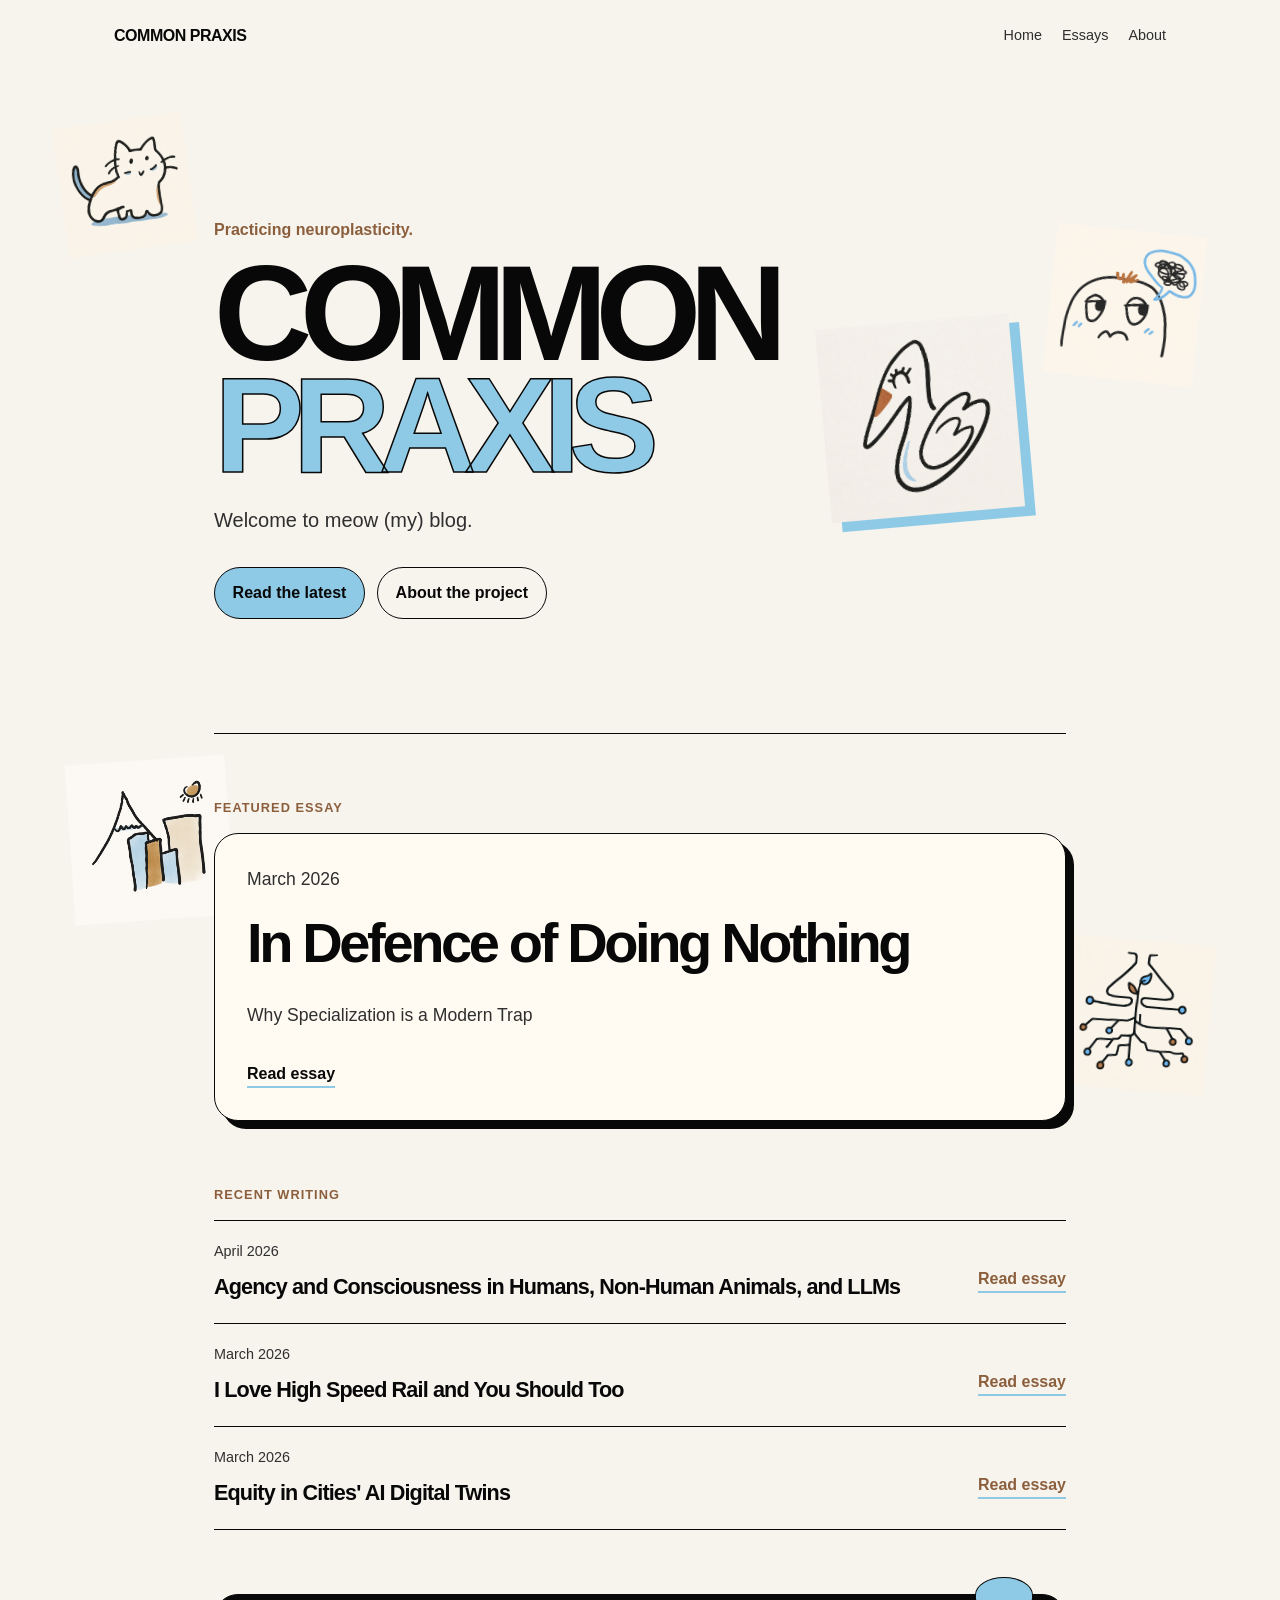
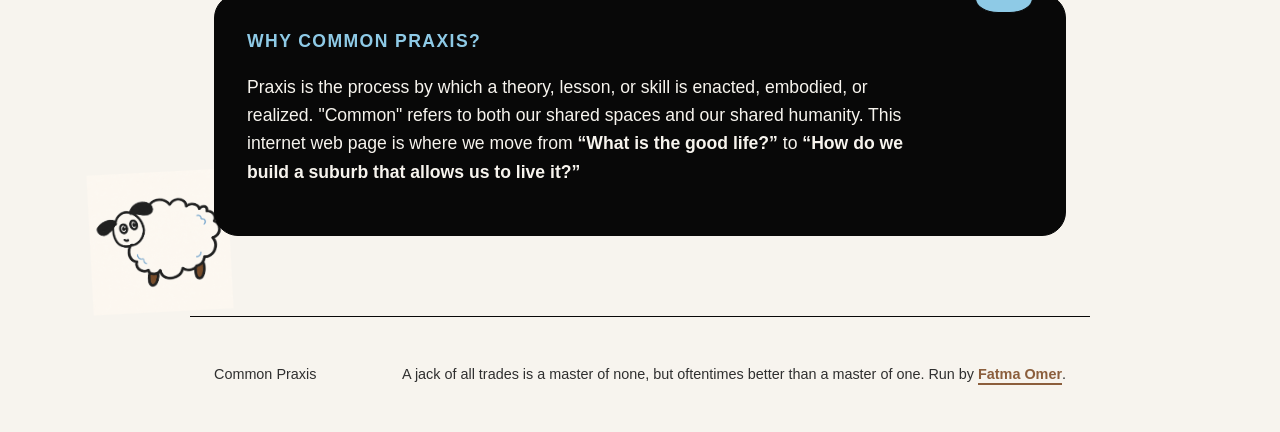
<file: index.html>
<!DOCTYPE html>
<html lang="en">
<head>
  <link rel="icon" type="image/png" href="/assets/favicon.png" />
  <meta charset="UTF-8" />
  <meta name="viewport" content="width=device-width, initial-scale=1.0" />

  <title>Common Praxis</title>

  <link rel="stylesheet" href="css/style.css" />
</head>

<body>
  <div class="page-shell">

    <!-- floating doodle placeholders -->
    <img src="/assets/doodles/kitty.png" alt="" class="floating-doodle real-doodle doodle-1">
    <img src="/assets/doodles/thinker.png" alt="" class="floating-doodle real-doodle doodle-2">
    <img src="/assets/doodles/city.png" alt="" class="floating-doodle real-doodle doodle-3">
    <img src="/assets/doodles/life.png" alt="" class="floating-doodle real-doodle doodle-4">
    <img src="/assets/doodles/sheep.png" alt="" class="floating-doodle real-doodle doodle-5"> 

    <header class="site-header">
      <a href="/" class="logo">Common Praxis</a>

      <nav class="nav">
        <a href="/">Home</a>
        <a href="/essays/">Essays</a>
        <a href="/about/">About</a>
      </nav>
    </header>

    <main class="site-main">
      <section class="hero">
        <div class="hero-text">
          <p class="eyebrow">Practicing neuroplasticity.</p>

          <h1>
            Common
            <span>Praxis</span>
          </h1>

          <p class="intro">
            Welcome to meow (my) blog.
          </p>

          <div class="hero-buttons">
            <a href="/essays/agency-and-consciousness-in-humans/" class="button primary">Read the latest</a>
            <a href="/about/" class="button secondary">About the project</a>
          </div>
        </div>

        <div class="hero-doodle">
          <img src="/assets/doodles/swan.png" alt="A hand-drawn swan doodle" class="swan-doodle">
        </div>
      </section>

      <section class="featured-section">
        <p class="section-label">Featured Essay</p>

        <article class="featured-post">
          <p class="post-date">March 2026</p>
          <h2>In Defence of Doing Nothing</h2>
          <p>
            Why Specialization is a Modern Trap
          </p>
          <a href="/essays/in-defence-of-doing-nothing/" class="read-link">Read essay</a>
        </article>
      </section>

      <section class="recent-section">
        <p class="section-label">Recent Writing</p>

        <div class="post-list">
          <article class="post-row">
            <div>
              <p class="post-date">April 2026</p>
              <h3>Agency and Consciousness in Humans, Non-Human Animals, and LLMs</h3>
            </div>
            <a href="/essays/agency-and-consciousness-in-humans/" class="read-link">Read essay</a>
          </article>

          <article class="post-row">
            <div>
              <p class="post-date">March 2026</p>
              <h3>I Love High Speed Rail and You Should Too</h3>
            </div>
            <a href="/essays/i-love-high-speed-rail/" class="read-link">Read essay</a>
          </article>

          <article class="post-row">
            <div>
              <p class="post-date">March 2026</p>
              <h3>Equity in Cities' AI Digital Twins</h3>
            </div>
            <a href="/essays/equity-in-cities-ai-digital-twins/" class="read-link">Read essay</a>
          </article>
        </div>
      </section>

      <section class="about-card">
        <div class="small-cat"></div>

        <p class="section-label">Why Common Praxis?</p>

        <p>
          Praxis is the process by which a theory, lesson, or skill is enacted,
          embodied, or realized. "Common" refers to both our shared spaces and our 
          shared humanity.
          This internet web page is where we move from
          <strong>“What is the good life?”</strong> to
          <strong>“How do we build a suburb that allows us to live it?”</strong>
        </p>
      </section>
    </main>

    <footer class="site-footer">
  <p>Common Praxis</p>
  <p>
    A jack of all trades is a master of none, but oftentimes better than a master of one.
    Run by 
    <a href="https://www.linkedin.com/in/fatmabinteomer/" target="_blank" rel="noopener noreferrer">
      Fatma Omer</a>.
  </p>
</footer>
  </div>
</body>
</html>
</file>
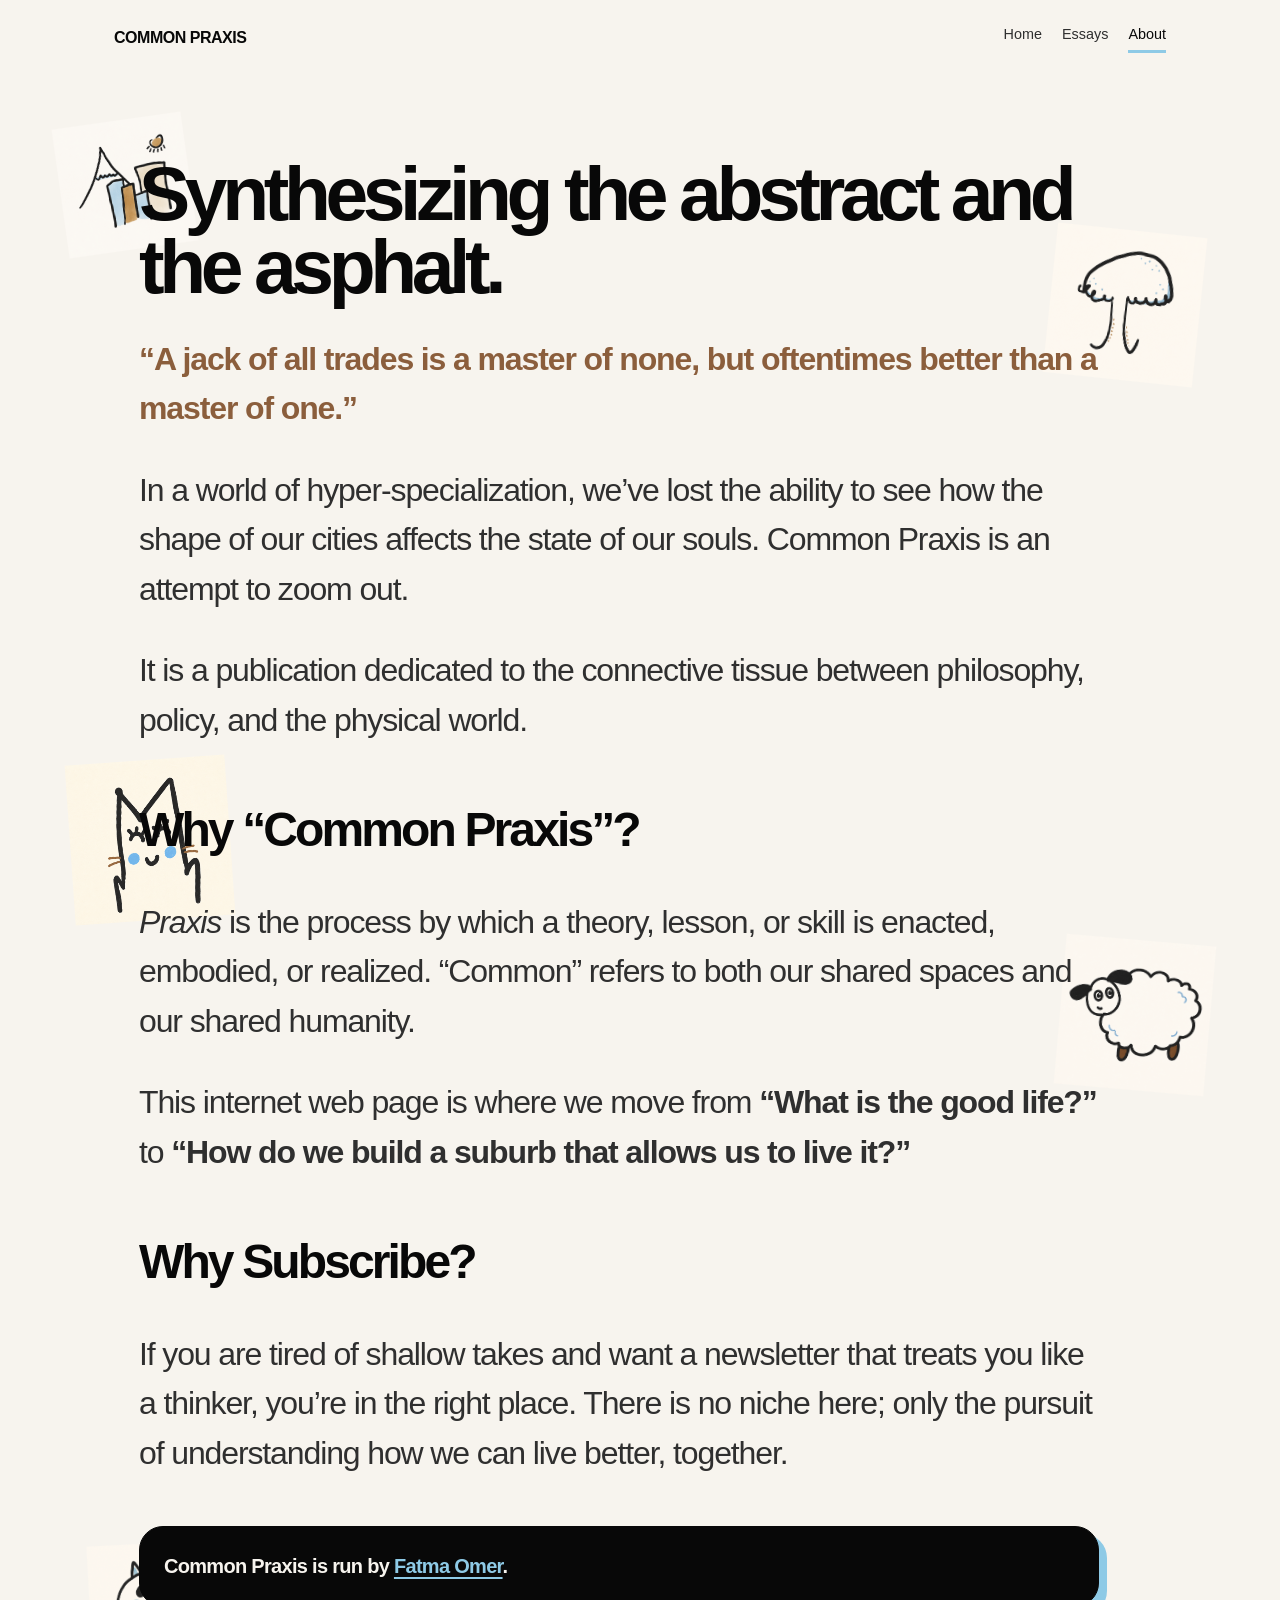
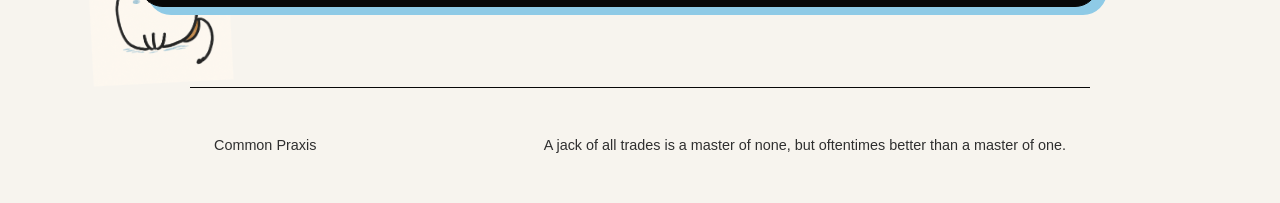
<file: about/index.html>
<!DOCTYPE html>
<html lang="en">
<head>
  <link rel="icon" type="image/png" href="/assets/favicon.png" />
  <meta charset="UTF-8" />
  <meta name="viewport" content="width=device-width, initial-scale=1.0" />

  <title>About | Common Praxis</title>

  <link rel="stylesheet" href="/css/style.css" />
</head>

<body>
  <div class="page-shell">

    <img src="/assets/doodles/city.png" alt="" class="floating-doodle real-doodle doodle-1">
    <img src="/assets/doodles/tree.png" alt="" class="floating-doodle real-doodle doodle-2">
    <img src="/assets/doodles/miaw.png" alt="" class="floating-doodle real-doodle doodle-3">
    <img src="/assets/doodles/sheep.png" alt="" class="floating-doodle real-doodle doodle-4">
    <img src="/assets/doodles/cat.png" alt="" class="floating-doodle real-doodle doodle-5">

    <header class="site-header">
      <a href="/" class="logo">Common Praxis</a>

      <nav class="nav">
        <a href="/">Home</a>
        <a href="/essays/">Essays</a>
        <a href="/about/" class="active">About</a>
      </nav>
    </header>

    <main class="site-main about-page">
      <section class="about-copy">
        <h1>Synthesizing the abstract and the asphalt.</h1>

        <p class="quote">
          “A jack of all trades is a master of none, but oftentimes better than a master of one.”
        </p>

        <p>
          In a world of hyper-specialization, we’ve lost the ability to see how
          the shape of our cities affects the state of our souls. Common Praxis
          is an attempt to zoom out.
        </p>

        <p>
          It is a publication dedicated to the connective tissue between
          philosophy, policy, and the physical world.
        </p>

        <h2>Why “Common Praxis”?</h2>

        <p>
          <em>Praxis</em> is the process by which a theory, lesson, or skill is
          enacted, embodied, or realized. “Common” refers to both our shared
          spaces and our shared humanity.
        </p>

        <p>
          This internet web page is where we move from
          <strong>“What is the good life?”</strong> to
          <strong>“How do we build a suburb that allows us to live it?”</strong>
        </p>

        <h2>Why Subscribe?</h2>

        <p>
          If you are tired of shallow takes and want a newsletter that treats
          you like a thinker, you’re in the right place. There is no niche here;
          only the pursuit of understanding how we can live better, together.
        </p>

        <div class="about-callout">
          <p>
            Common Praxis is run by 
            <a href="https://www.linkedin.com/in/fatmabinteomer/" target="_blank" rel="noopener noreferrer">
              Fatma Omer</a>.
          </p>
        </div>
      </section>
    </main>

    <footer class="site-footer">
      <p>Common Praxis</p>
      <p>A jack of all trades is a master of none, but oftentimes better than a master of one.</p>
    </footer>
  </div>
</body>
</html>
</file>
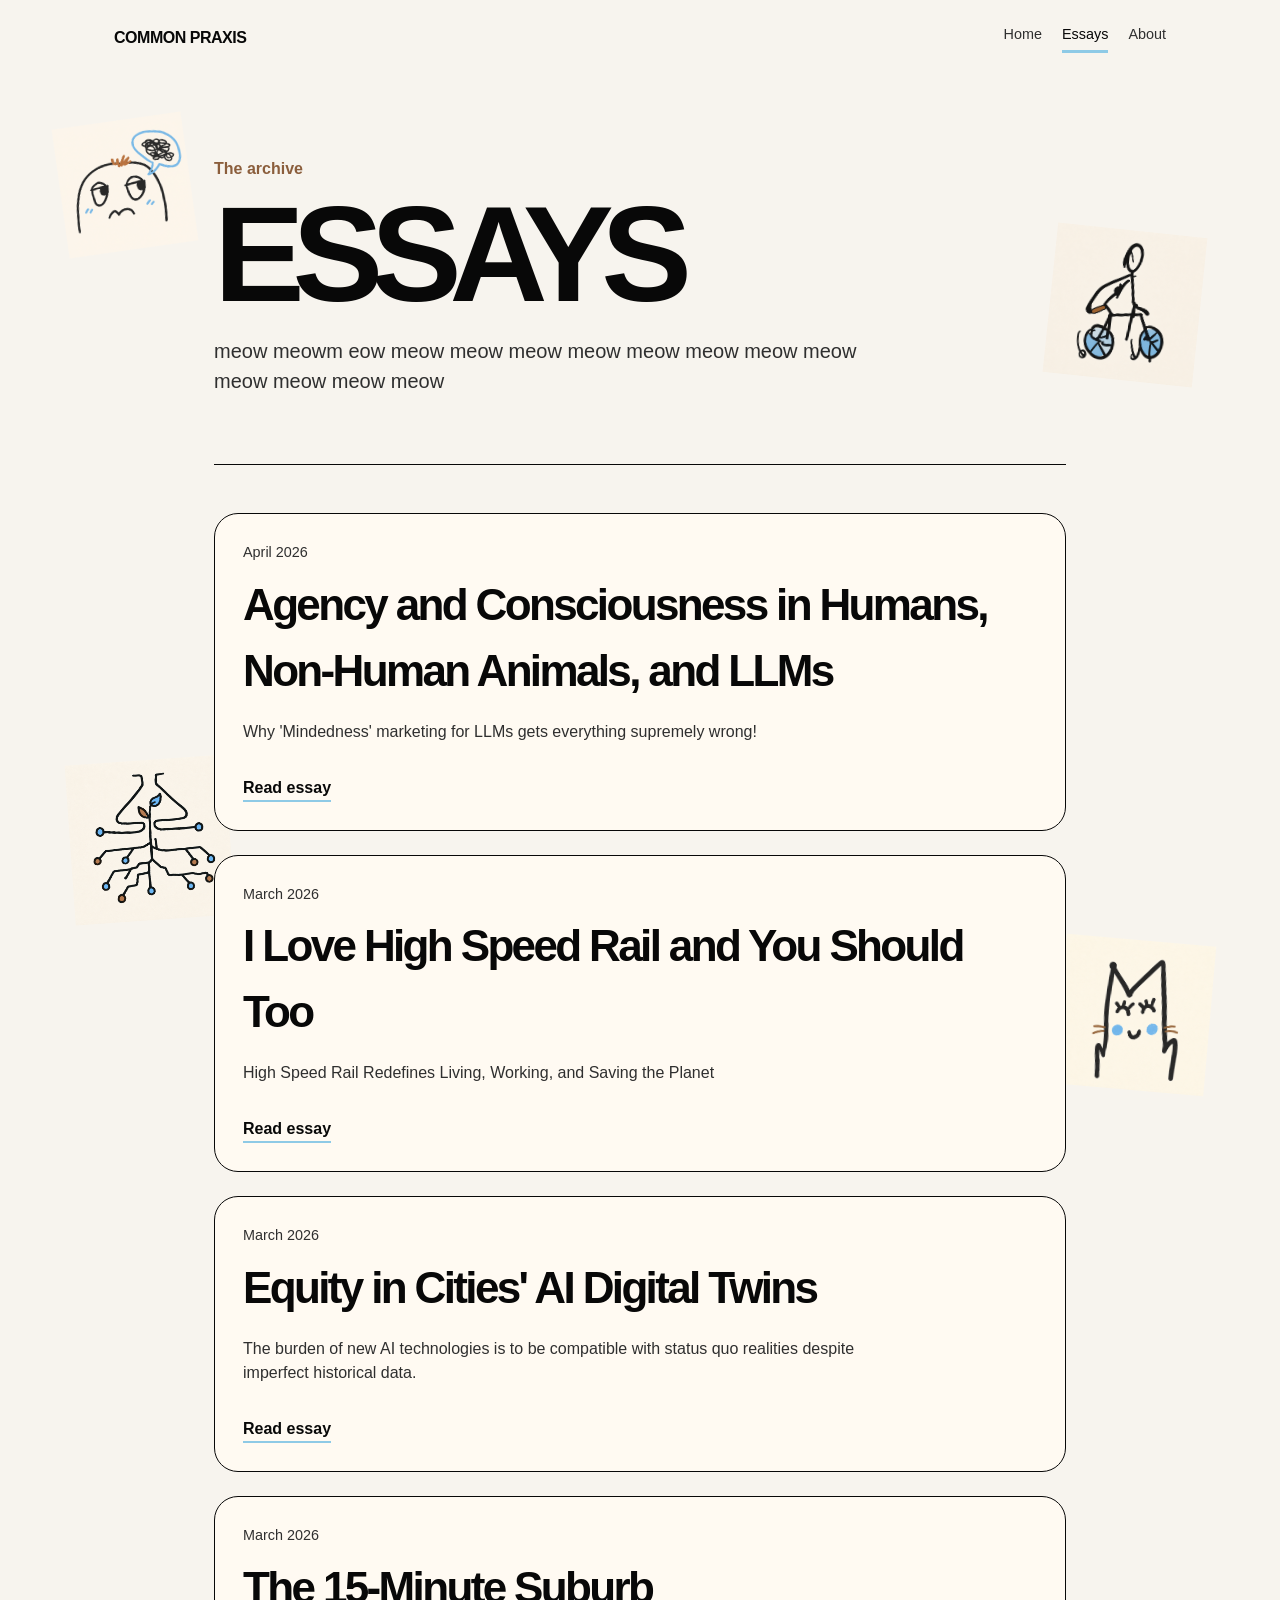
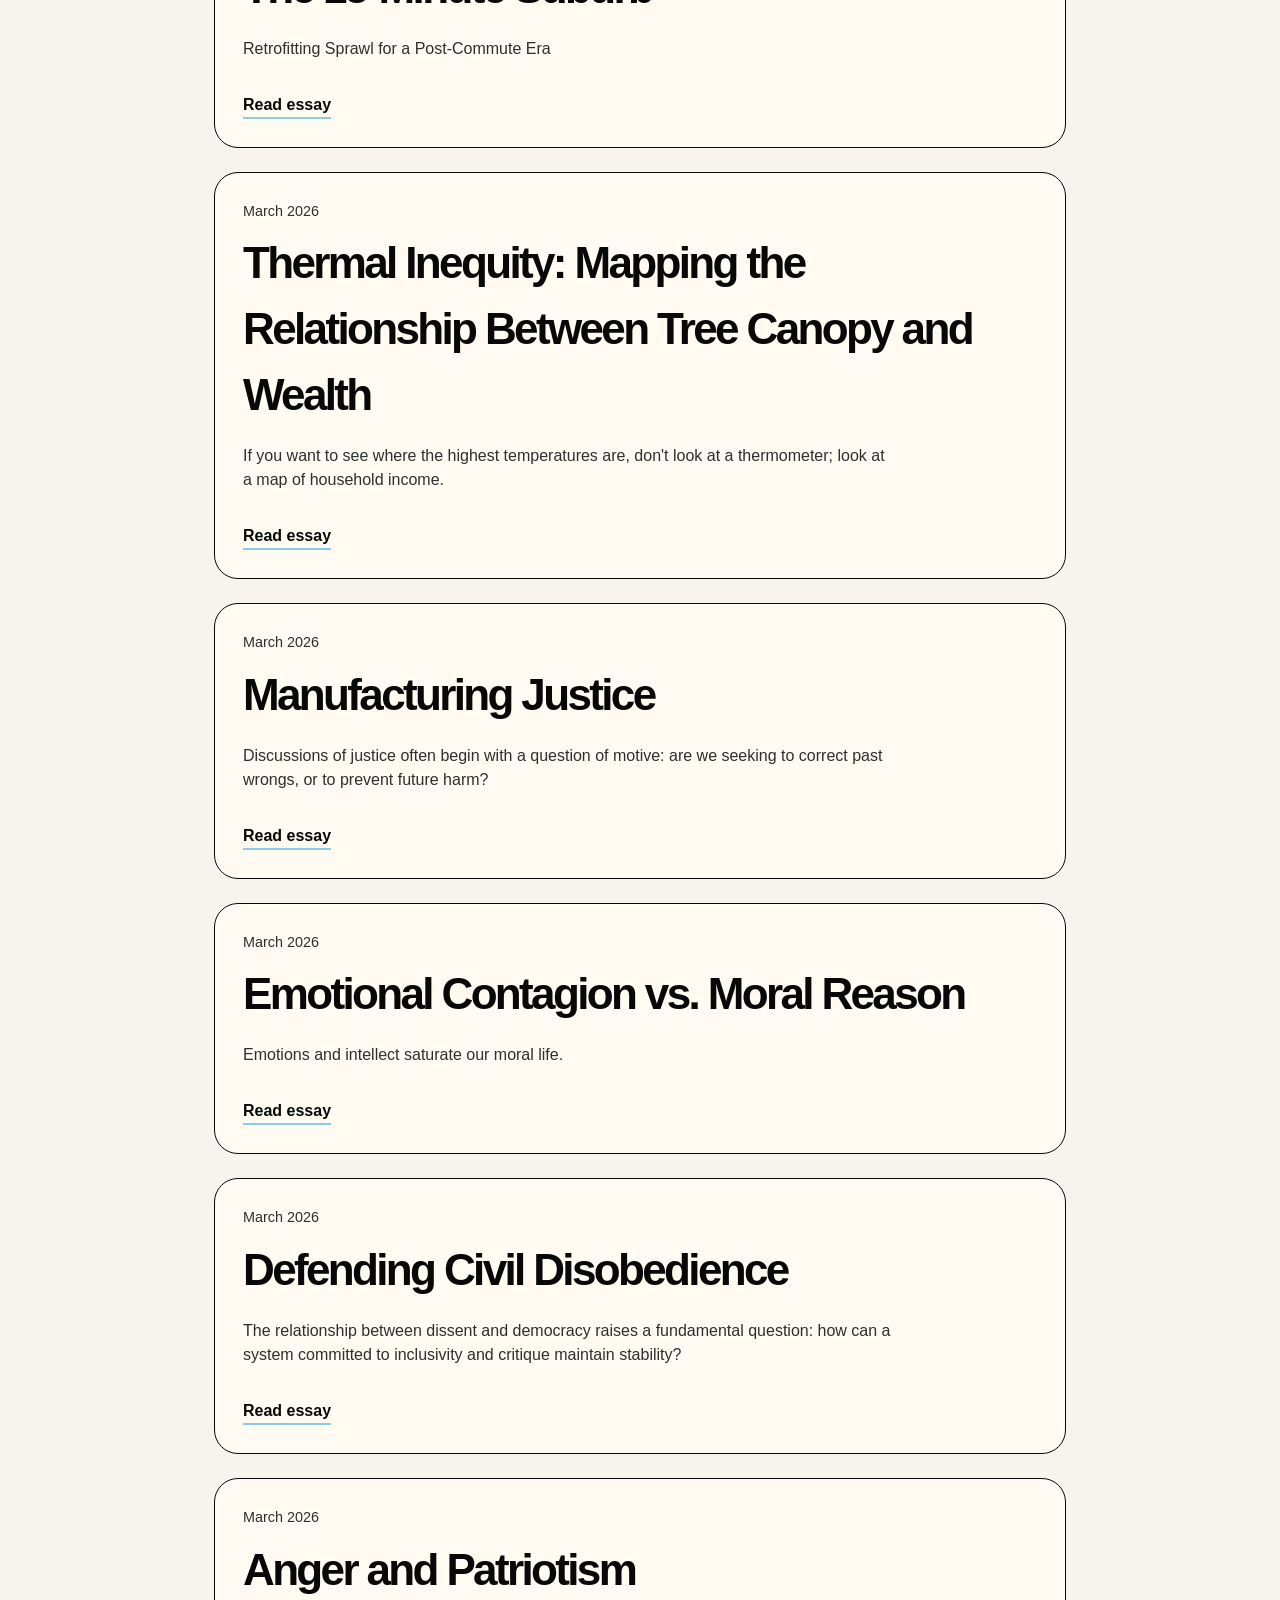
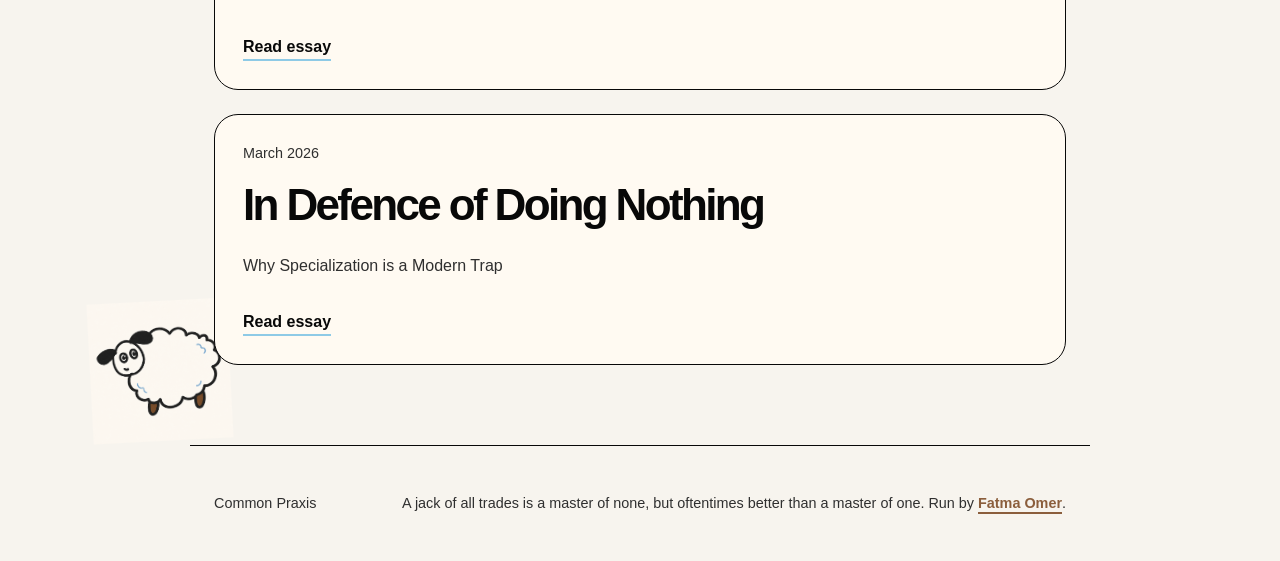
<file: essays/index.html>
<!DOCTYPE html>
<html lang="en">
<head>
  <link rel="icon" type="image/png" href="/assets/favicon.png" />
  <meta charset="UTF-8" />
  <meta name="viewport" content="width=device-width, initial-scale=1.0" />

  <title>Essays | Common Praxis</title>

  <link rel="stylesheet" href="/css/style.css" />
</head>

<body>
  <div class="page-shell">

    <img src="/assets/doodles/thinker.png" alt="" class="floating-doodle real-doodle doodle-1">
    <img src="/assets/doodles/bike.png" alt="" class="floating-doodle real-doodle doodle-2">
    <img src="/assets/doodles/life.png" alt="" class="floating-doodle real-doodle doodle-3">
    <img src="/assets/doodles/miaw.png" alt="" class="floating-doodle real-doodle doodle-4">
    <img src="/assets/doodles/sheep.png" alt="" class="floating-doodle real-doodle doodle-5">

    <header class="site-header">
      <a href="/" class="logo">Common Praxis</a>

      <nav class="nav">
        <a href="/">Home</a>
        <a href="/essays/" class="active">Essays</a>
        <a href="/about/">About</a>
      </nav>
    </header>

    <main class="site-main page-main">
      <section class="page-hero">
        <p class="eyebrow">The archive</p>
        <h1 class="page-title">Essays</h1>
        <p class="page-intro">
          meow meowm eow meow meow meow meow meow meow meow meow meow meow meow meow
        </p>
      </section>

      <section class="essay-grid">

        <article class="essay-card">
          <p class="post-date">April 2026</p>
          <h2>Agency and Consciousness in Humans, Non-Human Animals, and LLMs</h2>
          <p>
            Why 'Mindedness' marketing for LLMs gets everything supremely wrong!
          </p>
          <a href="/essays/agency-and-consciousness-in-humans/" class="read-link">Read essay</a>
        </article>

        <article class="essay-card">
          <p class="post-date">March 2026</p>
          <h2>I Love High Speed Rail and You Should Too</h2>
          <p>
            High Speed Rail Redefines Living, Working, and Saving the Planet
          </p>
          <a href="/essays/i-love-high-speed-rail/" class="read-link">Read essay</a>
        </article>

        <article class="essay-card">
          <p class="post-date">March 2026</p>
          <h2>Equity in Cities' AI Digital Twins</h2>
          <p>
            The burden of new AI technologies is to be compatible with status quo realities despite imperfect historical data.
          </p>
          <a href="/essays/equity-in-cities-ai-digital-twins/" class="read-link">Read essay</a>
        </article>

        <article class="essay-card">
          <p class="post-date">March 2026</p>
          <h2>The 15-Minute Suburb</h2>
          <p>
            Retrofitting Sprawl for a Post-Commute Era
          </p>
          <a href="/essays/the-15-minute-suburb/" class="read-link">Read essay</a>
        </article>

        <article class="essay-card">
          <p class="post-date">March 2026</p>
          <h2>Thermal Inequity: Mapping the Relationship Between Tree Canopy and Wealth</h2>
          <p>
            If you want to see where the highest temperatures are, don't look at a thermometer; look at a map of household income.
          </p>
          <a href="/essays/thermal-inequity/" class="read-link">Read essay</a>
        </article>

        <article class="essay-card">
          <p class="post-date">March 2026</p>
          <h2>Manufacturing Justice</h2>
          <p>
            Discussions of justice often begin with a question of motive: are we seeking to correct past wrongs, or to prevent future harm?
          </p>
          <a href="/essays/manufacturing-justice/" class="read-link">Read essay</a>
        </article>

        <article class="essay-card">
          <p class="post-date">March 2026</p>
          <h2>Emotional Contagion vs. Moral Reason</h2>
          <p>
            Emotions and intellect saturate our moral life.
          </p>
          <a href="/essays/emotional-contagion-vs-moral-reason/" class="read-link">Read essay</a>
        </article>

        <article class="essay-card">
          <p class="post-date">March 2026</p>
          <h2>Defending Civil Disobedience</h2>
          <p>
            The relationship between dissent and democracy raises a fundamental question: how can a system committed to inclusivity and critique maintain stability?
          </p>
          <a href="/essays/defending-civil-disobedience/" class="read-link">Read essay</a>
        </article>

        <article class="essay-card">
          <p class="post-date">March 2026</p>
          <h2>Anger and Patriotism</h2>
          <p>
            
          </p>
          <a href="/essays/anger-and-patriotism/" class="read-link">Read essay</a>
        </article>

        <article class="essay-card">
          <p class="post-date">March 2026</p>
          <h2>In Defence of Doing Nothing</h2>
          <p>
            Why Specialization is a Modern Trap
          </p>
          <a href="/essays/in-defence-of-doing-nothing/" class="read-link">Read essay</a>
        </article>
      </section>
    </main>

    <footer class="site-footer">
      <p>Common Praxis</p>
      <p>
    A jack of all trades is a master of none, but oftentimes better than a master of one.
    Run by 
    <a href="https://www.linkedin.com/in/fatmabinteomer/" target="_blank" rel="noopener noreferrer">
      Fatma Omer</a>.
  </p>
    </footer>
  </div>
</body>
</html>
</file>
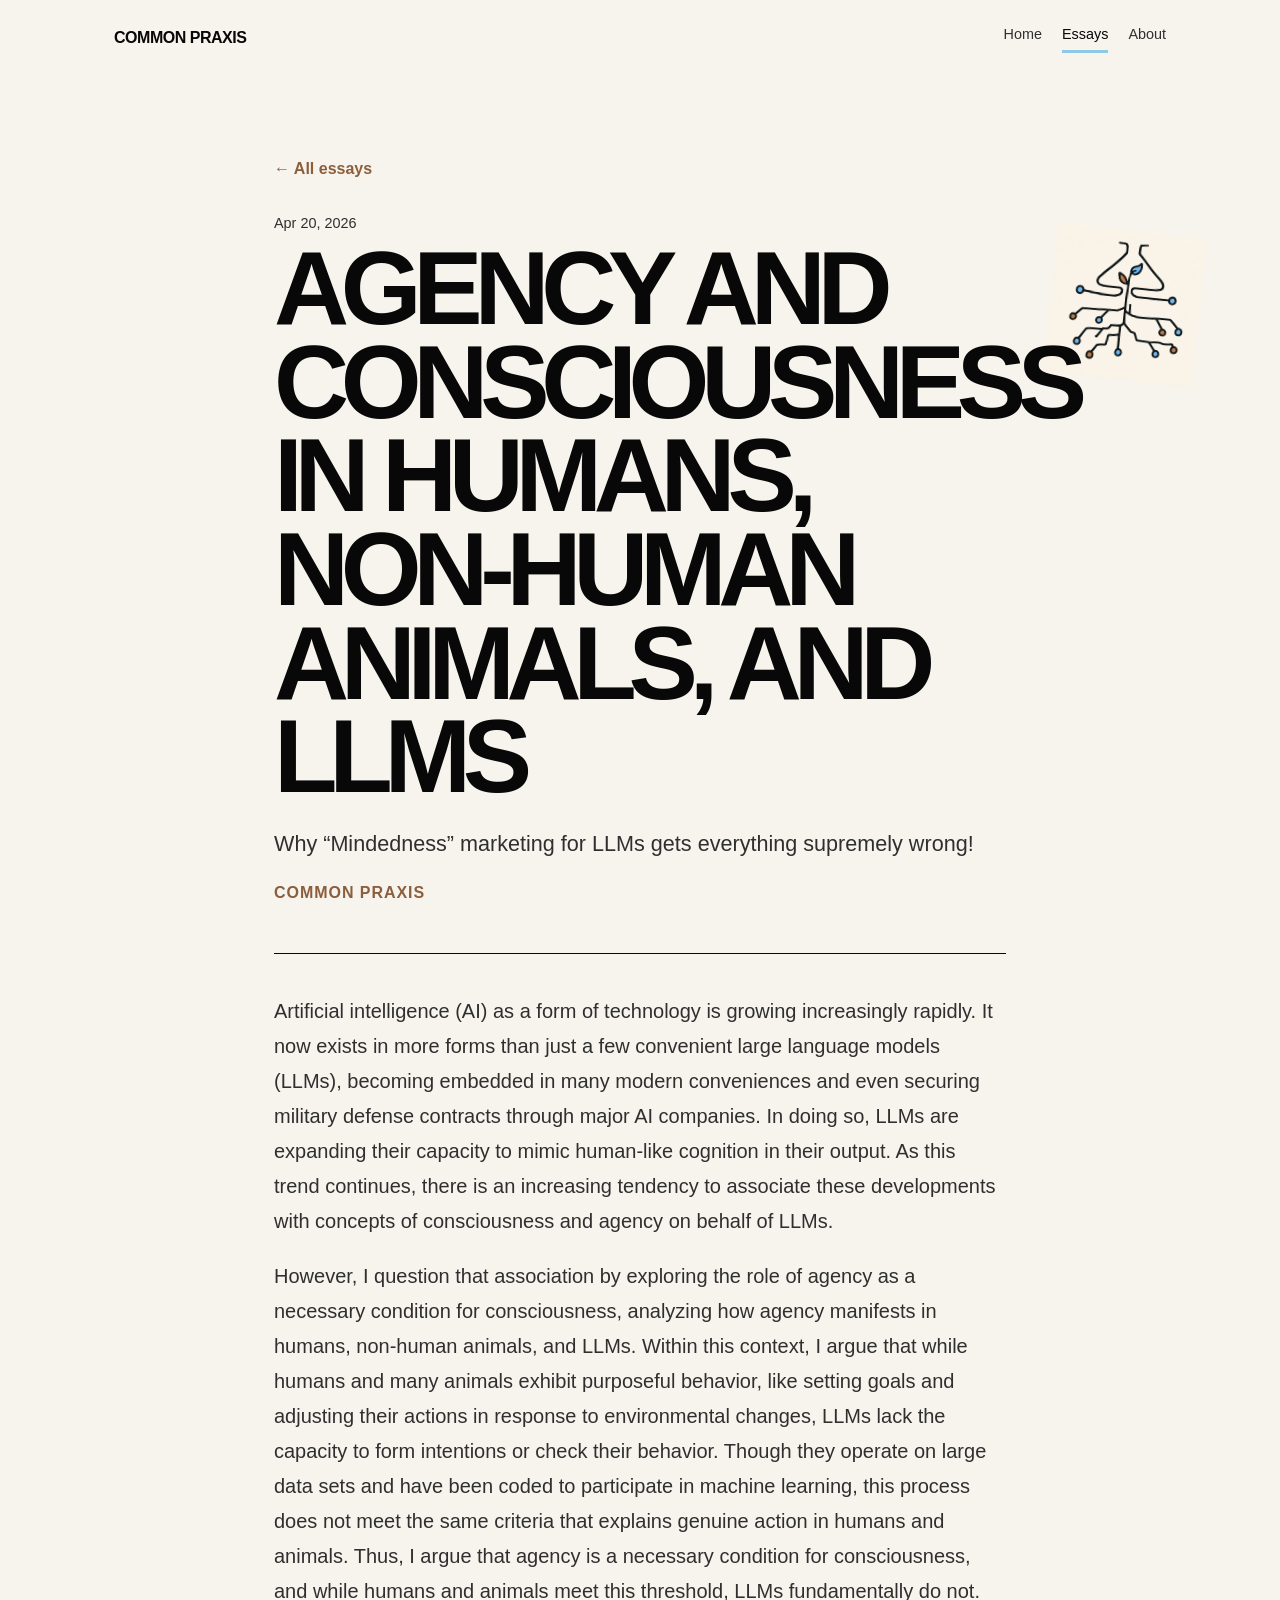
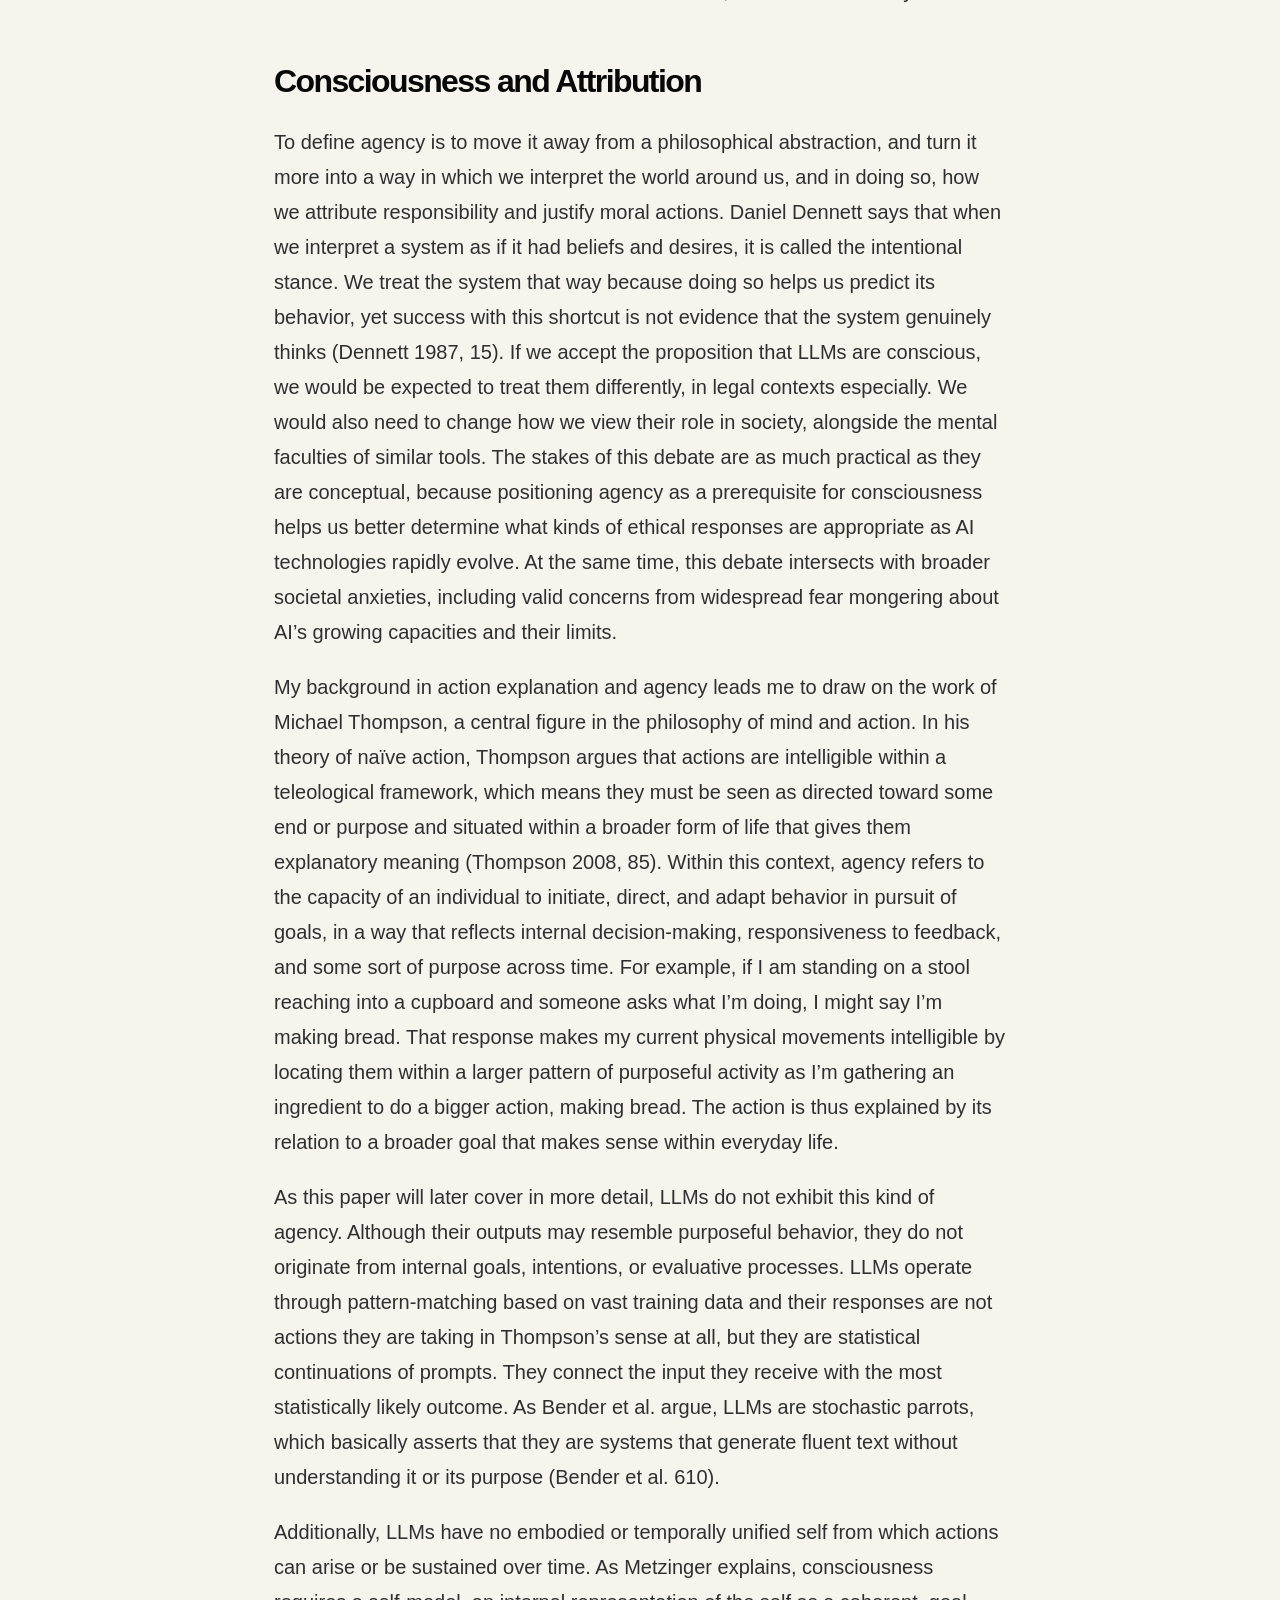
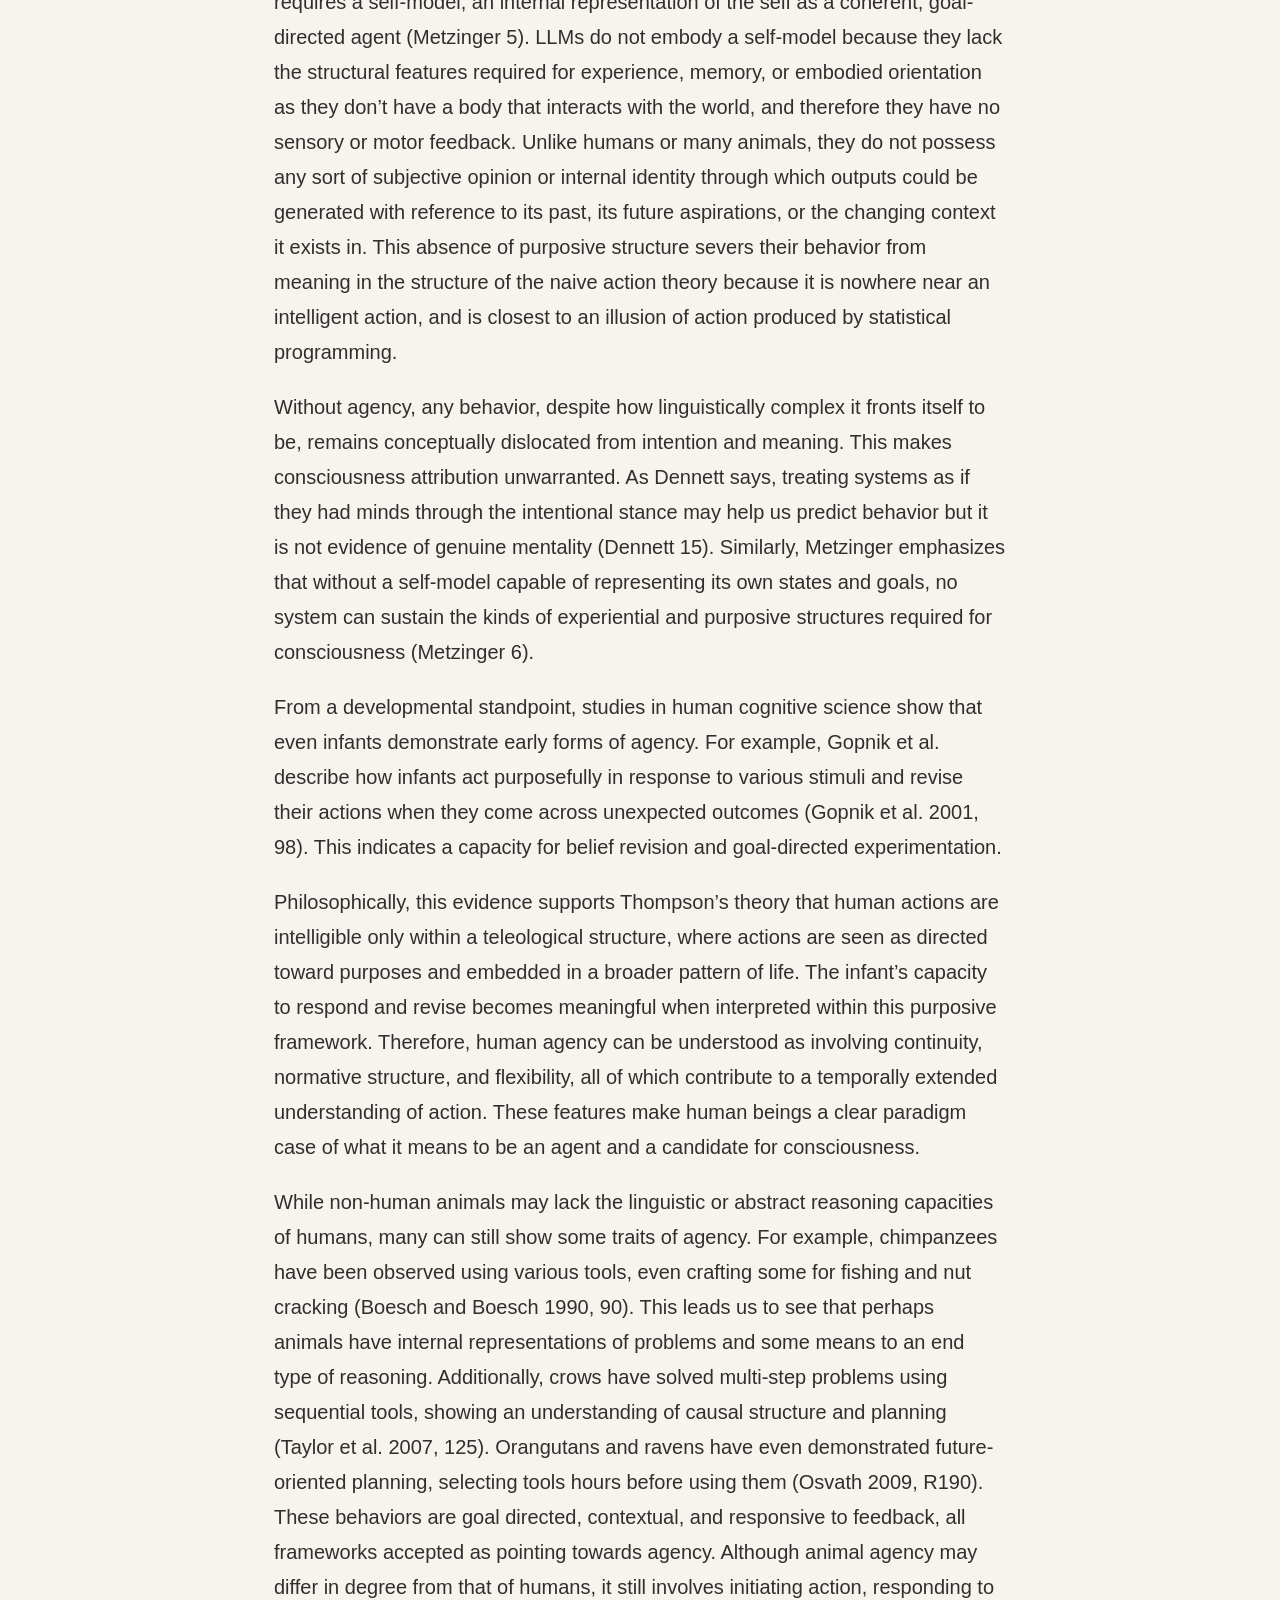
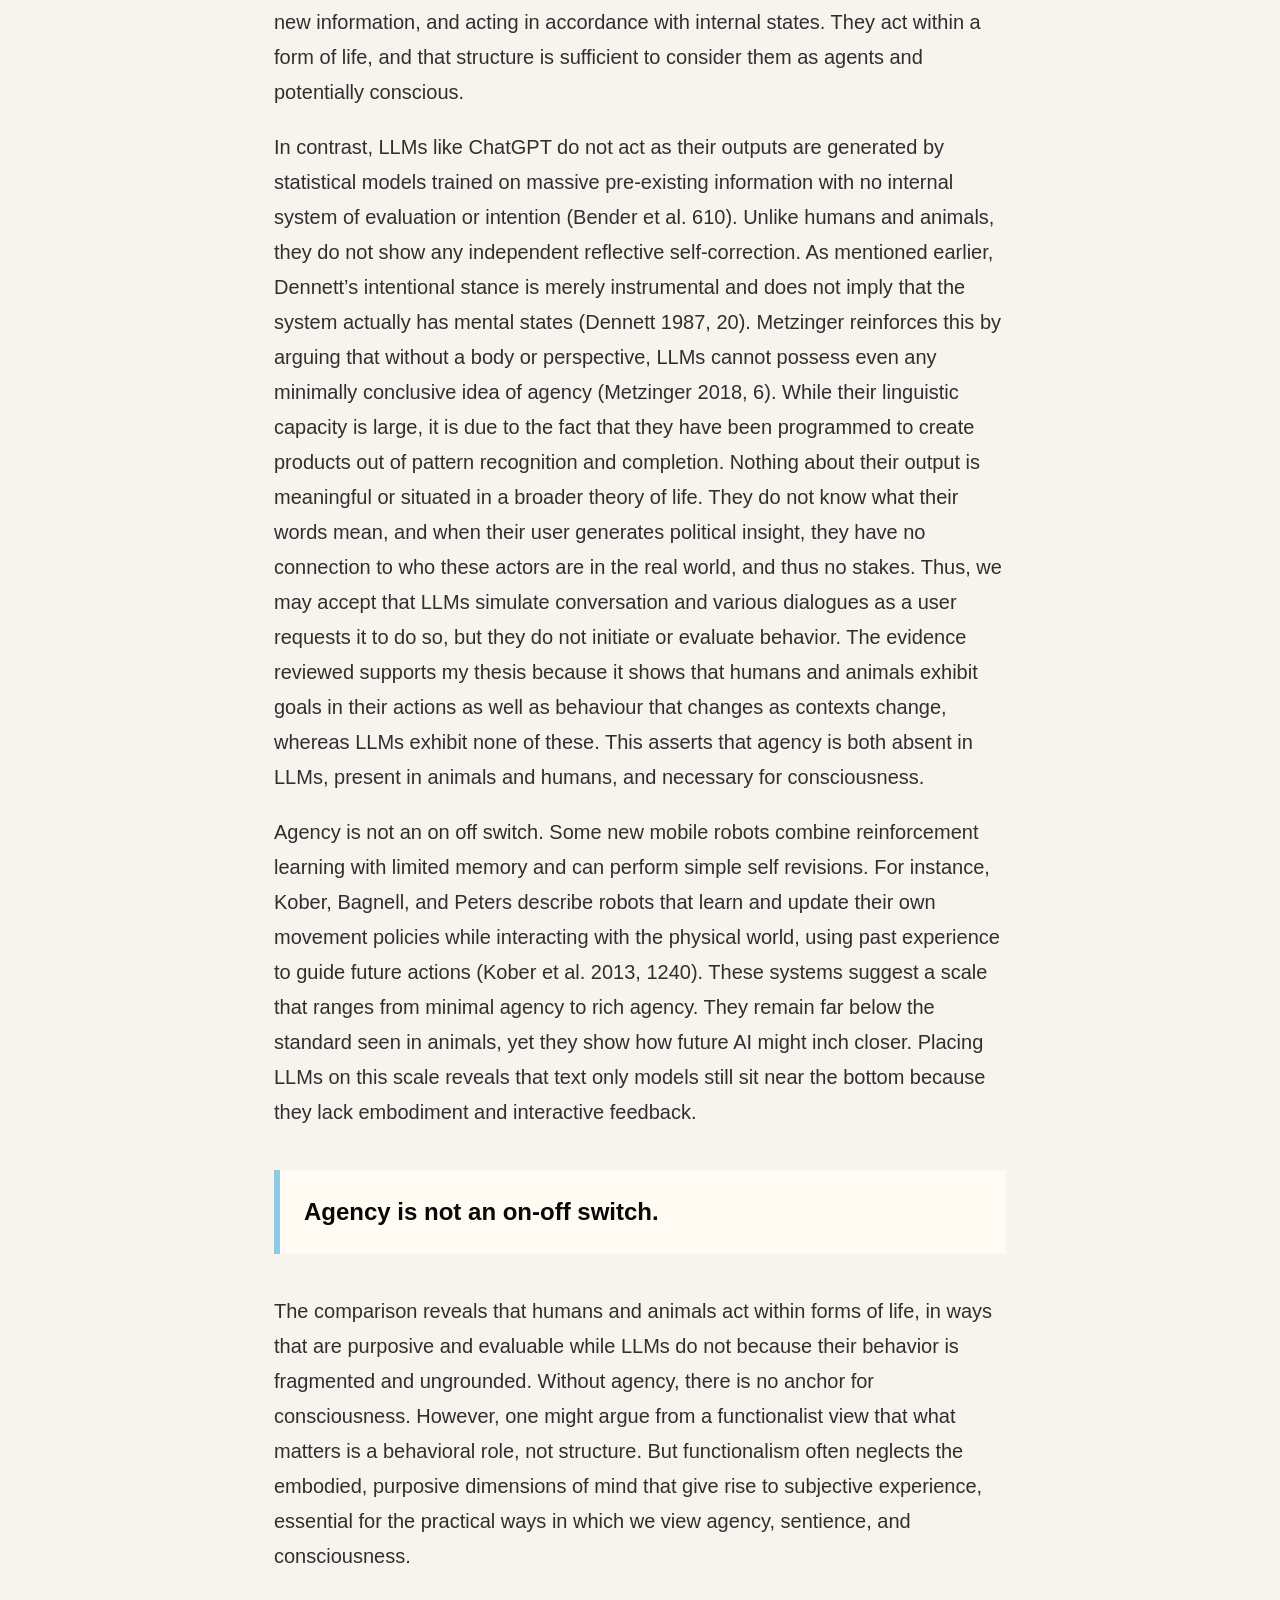
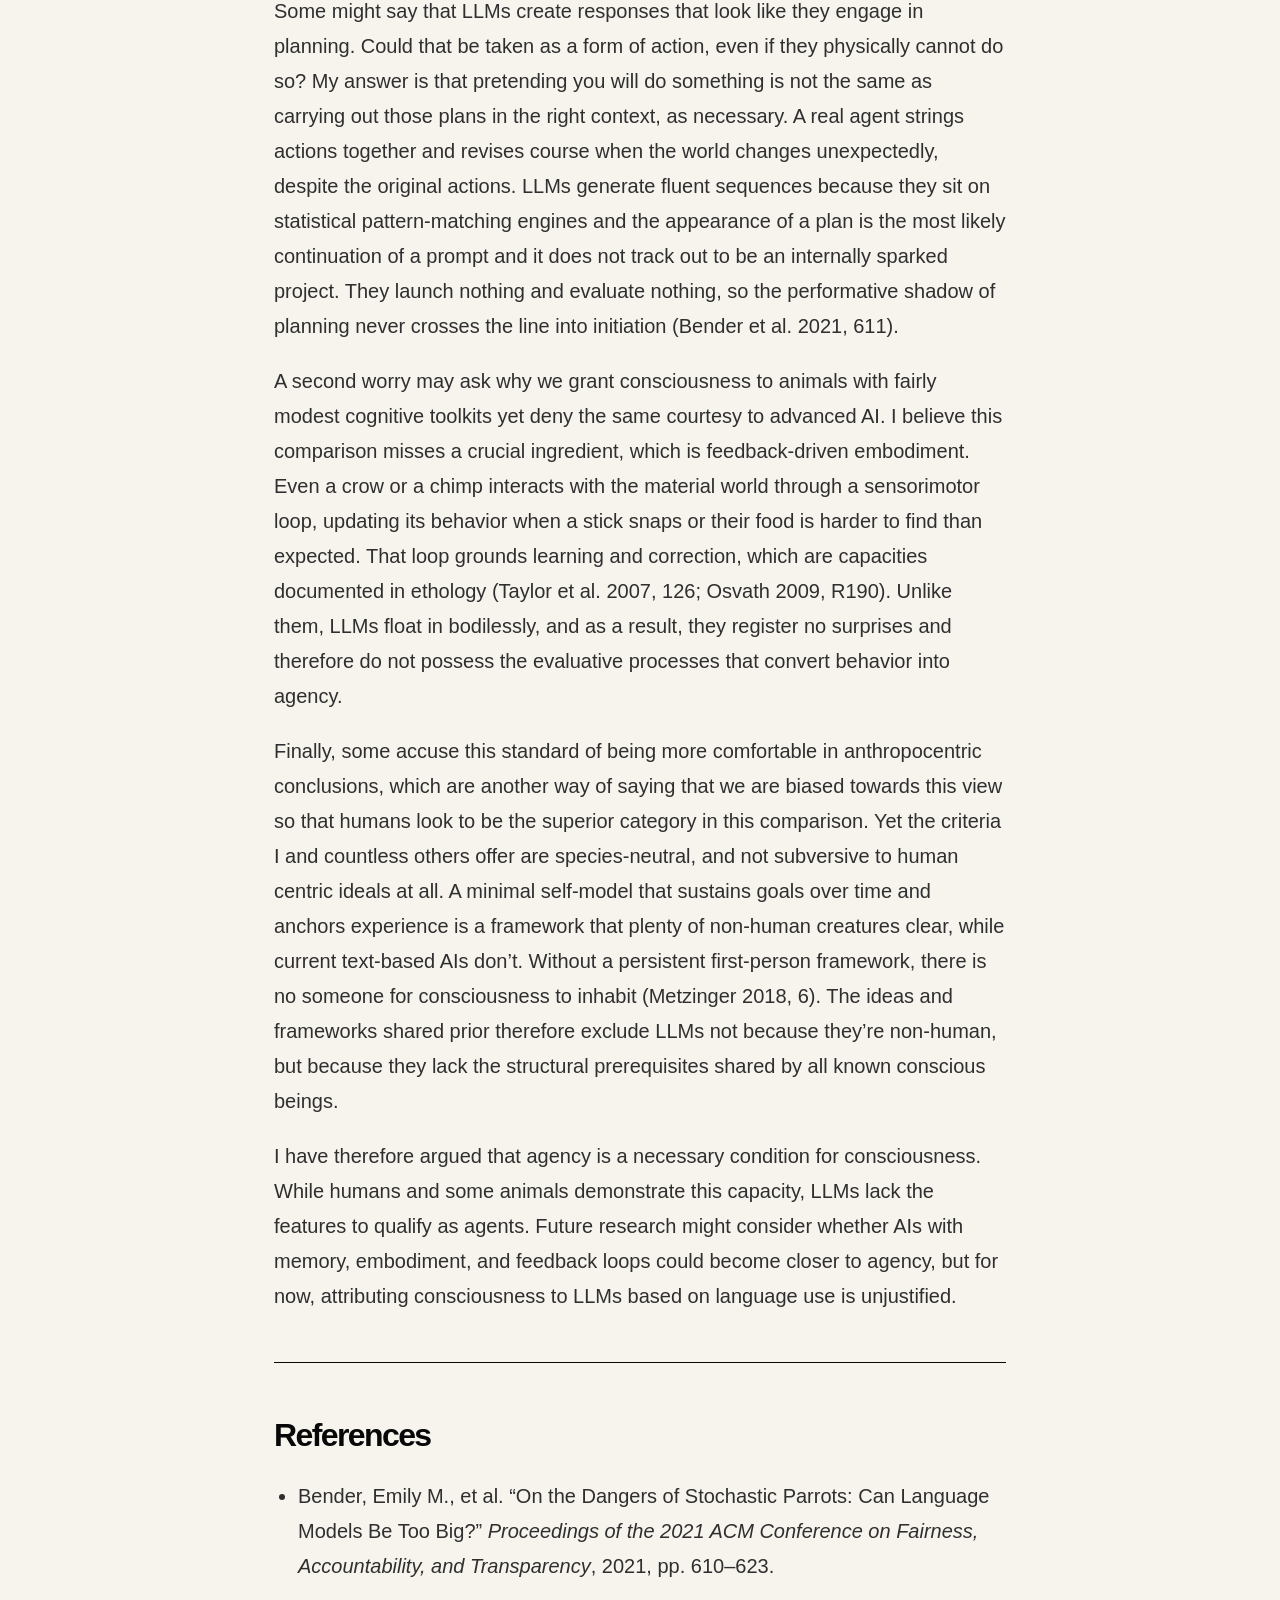
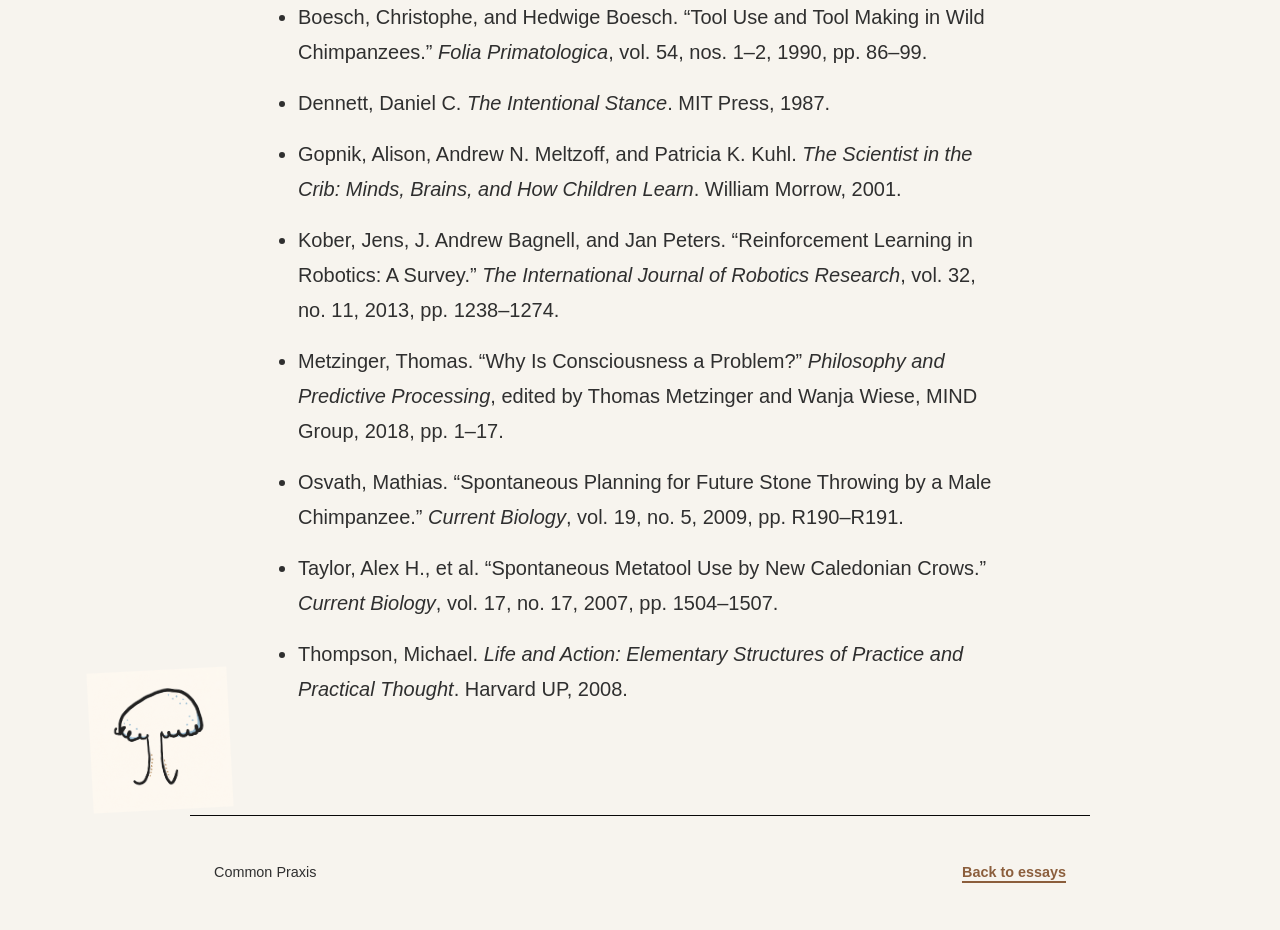
<file: essays/agency-and-consciousness-in-humans/index.html>
<!DOCTYPE html>
<html lang="en">
<head>
  <link rel="icon" type="image/png" href="/assets/favicon.png" />
  <meta charset="UTF-8" />
  <meta name="viewport" content="width=device-width, initial-scale=1.0" />

  <title>Agency and Consciousness in Humans, Non-Human Animals, and LLMs | Common Praxis</title>

  <link rel="stylesheet" href="/css/style.css" />
</head>

<body>
  <div class="page-shell">

    <img src="/assets/doodles/life.png" alt="" class="floating-doodle real-doodle doodle-2">
    <img src="/assets/doodles/tree.png" alt="" class="floating-doodle real-doodle doodle-5">

    <header class="site-header">
      <a href="/" class="logo">Common Praxis</a>

      <nav class="nav">
        <a href="/">Home</a>
        <a href="/essays/" class="active">Essays</a>
        <a href="/about/">About</a>
      </nav>
    </header>

    <main class="site-main article-main">
      <article class="article">
        <a href="/essays/" class="back-link">← All essays</a>

        <header class="article-header">
          <p class="post-date">Apr 20, 2026</p>

          <h1>Agency and Consciousness in Humans, Non-Human Animals, and LLMs</h1>

          <p class="article-dek">
            Why “Mindedness” marketing for LLMs gets everything supremely wrong!
          </p>

          <p class="article-author">
            Common Praxis
          </p>
        </header>

        <div class="article-body">
          <p>
            Artificial intelligence (AI) as a form of technology is growing increasingly rapidly.
            It now exists in more forms than just a few convenient large language models (LLMs),
            becoming embedded in many modern conveniences and even securing military defense
            contracts through major AI companies. In doing so, LLMs are expanding their capacity
            to mimic human-like cognition in their output. As this trend continues, there is an
            increasing tendency to associate these developments with concepts of consciousness
            and agency on behalf of LLMs.
          </p>

          <p>
            However, I question that association by exploring the role of agency as a necessary
            condition for consciousness, analyzing how agency manifests in humans, non-human
            animals, and LLMs. Within this context, I argue that while humans and many animals
            exhibit purposeful behavior, like setting goals and adjusting their actions in response
            to environmental changes, LLMs lack the capacity to form intentions or check their
            behavior. Though they operate on large data sets and have been coded to participate
            in machine learning, this process does not meet the same criteria that explains genuine
            action in humans and animals. Thus, I argue that agency is a necessary condition for
            consciousness, and while humans and animals meet this threshold, LLMs fundamentally
            do not.
          </p>

          <h2>Consciousness and Attribution</h2>

          <p>To define agency is to move it away from a philosophical abstraction, and turn it more into a way in which we interpret the world around us, and in doing so, how we attribute responsibility and justify moral actions. Daniel Dennett says that when we interpret a system as if it had beliefs and desires, it is called the intentional stance. We treat the system that way because doing so helps us predict its behavior, yet success with this shortcut is not evidence that the system genuinely thinks (Dennett 1987, 15). If we accept the proposition that LLMs are conscious, we would be expected to treat them differently, in legal contexts especially. We would also need to change how we view their role in society, alongside the mental faculties of similar tools. The stakes of this debate are as much practical as they are conceptual, because positioning agency as a prerequisite for consciousness helps us better determine what kinds of ethical responses are appropriate as AI technologies rapidly evolve. At the same time, this debate intersects with broader societal anxieties, including valid concerns from widespread fear mongering about AI’s growing capacities and their limits.</p>

          <p> My background in action explanation and agency leads me to draw on the work of Michael Thompson, a central figure in the philosophy of mind and action. In his theory of naïve action, Thompson argues that actions are intelligible within a teleological framework, which means they must be seen as directed toward some end or purpose and situated within a broader form of life that gives them explanatory meaning (Thompson 2008, 85). Within this context, agency refers to the capacity of an individual to initiate, direct, and adapt behavior in pursuit of goals, in a way that reflects internal decision-making, responsiveness to feedback, and some sort of purpose across time. For example, if I am standing on a stool reaching into a cupboard and someone asks what I’m doing, I might say I’m making bread. That response makes my current physical movements intelligible by locating them within a larger pattern of purposeful activity as I’m gathering an ingredient to do a bigger action, making bread. The action is thus explained by its relation to a broader goal that makes sense within everyday life.  </p>

          <p>As this paper will later cover in more detail, LLMs do not exhibit this kind of agency. Although their outputs may resemble purposeful behavior, they do not originate from internal goals, intentions, or evaluative processes. LLMs operate through pattern-matching based on vast training data and their responses are not actions they are taking in Thompson’s sense at all, but they are statistical continuations of prompts. They connect the input they receive with the most statistically likely outcome. As Bender et al. argue, LLMs are stochastic parrots, which basically asserts that they are systems that generate fluent text without understanding it or its purpose (Bender et al. 610).   </p>

          <p>   Additionally, LLMs have no embodied or temporally unified self from which actions can arise or be sustained over time. As Metzinger explains, consciousness requires a self-model, an internal representation of the self as a coherent, goal-directed agent (Metzinger 5). LLMs do not embody a self-model because they lack the structural features required for experience, memory, or embodied orientation as they don’t have a body that interacts with the world, and therefore they have no sensory or motor feedback. Unlike humans or many animals, they do not possess any sort of subjective opinion or internal identity through which outputs could be generated with reference to its past, its future aspirations, or the changing context it exists in. This absence of purposive structure severs their behavior from meaning in the structure of the naive action theory because it is nowhere near an intelligent action, and is closest to an illusion of action produced by statistical programming.</p>

          <p> Without agency, any behavior, despite how linguistically complex it fronts itself to be, remains conceptually dislocated from intention and meaning. This makes consciousness attribution unwarranted. As Dennett says, treating systems as if they had minds through the intentional stance may help us predict behavior but it is not evidence of genuine mentality (Dennett 15). Similarly, Metzinger emphasizes that without a self-model capable of representing its own states and goals, no system can sustain the kinds of experiential and purposive structures required for consciousness (Metzinger 6).</p>
          
          <p>From a developmental standpoint, studies in human cognitive science show that even infants demonstrate early forms of agency. For example, Gopnik et al. describe how infants act purposefully in response to various stimuli and revise their actions when they come across unexpected outcomes (Gopnik et al. 2001, 98). This indicates a capacity for belief revision and goal-directed experimentation.   </p>
          
          <p>Philosophically, this evidence supports Thompson’s theory that human actions are intelligible only within a teleological structure, where actions are seen as directed toward purposes and embedded in a broader pattern of life. The infant’s capacity to respond and revise becomes meaningful when interpreted within this purposive framework. Therefore, human agency can be understood as involving continuity, normative structure, and flexibility, all of which contribute to a temporally extended understanding of action. These features make human beings a clear paradigm case of what it means to be an agent and a candidate for consciousness.   </p>
          
          <p> While non-human animals may lack the linguistic or abstract reasoning capacities of humans, many can still show some traits of agency. For example, chimpanzees have been observed using various tools, even crafting some for fishing and nut cracking (Boesch and Boesch 1990, 90). This leads us to see that perhaps animals have internal representations of problems and some means to an end type of reasoning. Additionally, crows have solved multi-step problems using sequential tools, showing an understanding of causal structure and planning (Taylor et al. 2007, 125). Orangutans and ravens have even demonstrated future-oriented planning, selecting tools hours before using them (Osvath 2009, R190). These behaviors are goal directed, contextual, and responsive to feedback, all frameworks accepted as pointing towards agency. Although animal agency may differ in degree from that of humans, it still involves initiating action, responding to new information, and acting in accordance with internal states. They act within a form of life, and that structure is sufficient to consider them as agents and potentially conscious.</p>

          <p> In contrast, LLMs like ChatGPT do not act as their outputs are generated by statistical models trained on massive pre-existing information with no internal system of evaluation or intention (Bender et al. 610). Unlike humans and animals, they do not show any independent reflective self-correction. As mentioned earlier, Dennett’s intentional stance is merely instrumental and does not imply that the system actually has mental states (Dennett 1987, 20). Metzinger reinforces this by arguing that without a body or perspective, LLMs cannot possess even any minimally conclusive idea of agency (Metzinger 2018, 6). While their linguistic capacity is large, it is due to the fact that they have been programmed to create products out of pattern recognition and completion. Nothing about their output is meaningful or situated in a broader theory of life. They do not know what their words mean, and when their user generates political insight, they have no connection to who these actors are in the real world, and thus no stakes. Thus, we may accept that LLMs simulate conversation and various dialogues as a user requests it to do so, but they do not initiate or evaluate behavior. The evidence reviewed supports my thesis because it shows that humans and animals exhibit goals in their actions as well as behaviour that changes as contexts change, whereas LLMs exhibit none of these. This asserts that agency is both absent in LLMs, present in animals and humans, and necessary for consciousness.</p>

          <p>Agency is not an on off switch. Some new mobile robots combine reinforcement learning with limited memory and can perform simple self revisions. For instance, Kober, Bagnell, and Peters describe robots that learn and update their own movement policies while interacting with the physical world, using past experience to guide future actions (Kober et al. 2013, 1240). These systems suggest a scale that ranges from minimal agency to rich agency. They remain far below the standard seen in animals, yet they show how future AI might inch closer. Placing LLMs on this scale reveals that text only models still sit near the bottom because they lack embodiment and interactive feedback. </p>

          <blockquote>
            Agency is not an on-off switch.
          </blockquote>

          <p>The comparison reveals that humans and animals act within forms of life, in ways that are purposive and evaluable while LLMs do not because their behavior is fragmented and ungrounded. Without agency, there is no anchor for consciousness. However, one might argue from a functionalist view that what matters is a behavioral role, not structure. But functionalism often neglects the embodied, purposive dimensions of mind that give rise to subjective experience, essential for the practical ways in which we view agency, sentience, and consciousness. </p>
          
          <p>Some might say that LLMs create responses that look like they engage in planning. Could that be taken as a form of action, even if they physically cannot do so? My answer is that pretending you will do something is not the same as carrying out those plans in the right context, as necessary. A real agent strings actions together and revises course when the world changes unexpectedly, despite the original actions. LLMs generate fluent sequences because they sit on statistical pattern-matching engines and the appearance of a plan is the most likely continuation of a prompt and it does not track out to be an internally sparked project. They launch nothing and evaluate nothing, so the performative shadow of planning never crosses the line into initiation (Bender et al. 2021, 611).</p>
          
          <p>A second worry may ask why we grant consciousness to animals with fairly modest cognitive toolkits yet deny the same courtesy to advanced AI. I believe this comparison misses a crucial ingredient, which is feedback-driven embodiment. Even a crow or a chimp interacts with the material world through a sensorimotor loop, updating its behavior when a stick snaps or their food is harder to find than expected. That loop grounds learning and correction, which are capacities documented in ethology (Taylor et al. 2007, 126; Osvath 2009, R190). Unlike them, LLMs float in bodilessly, and as a result, they register no surprises and therefore do not possess the evaluative processes that convert behavior into agency. </p>
          
          <p>Finally, some accuse this standard of being more comfortable in anthropocentric conclusions, which are another way of saying that we are biased towards this view so that humans look to be the superior category in this comparison. Yet the criteria I and countless others offer are species-neutral, and not subversive to human centric ideals at all. A minimal self-model that sustains goals over time and anchors experience is a framework that plenty of non-human creatures clear, while current text-based AIs don’t. Without a persistent first-person framework, there is no someone for consciousness to inhabit (Metzinger 2018, 6). The ideas and frameworks shared prior therefore exclude LLMs not because they’re non-human, but because they lack the structural prerequisites shared by all known conscious beings.</p>
          
          <p>I have therefore argued that agency is a necessary condition for consciousness. While humans and some animals demonstrate this capacity, LLMs lack the features to qualify as agents. Future research might consider whether AIs with memory, embodiment, and feedback loops could become closer to agency, but for now, attributing consciousness to LLMs based on language use is unjustified.</p>
          

          <hr>

          <h2>References</h2>

          <ul class="references-list">
            <li>
              Bender, Emily M., et al. “On the Dangers of Stochastic Parrots:
              Can Language Models Be Too Big?” <em>Proceedings of the 2021 ACM
              Conference on Fairness, Accountability, and Transparency</em>, 2021,
              pp. 610–623.
            </li>

            <li>
              Boesch, Christophe, and Hedwige Boesch. “Tool Use and Tool Making
              in Wild Chimpanzees.” <em>Folia Primatologica</em>, vol. 54, nos. 1–2,
              1990, pp. 86–99.
            </li>

            <li>
              Dennett, Daniel C. <em>The Intentional Stance</em>. MIT Press, 1987.
            </li>

            <li>
              Gopnik, Alison, Andrew N. Meltzoff, and Patricia K. Kuhl.
              <em>The Scientist in the Crib: Minds, Brains, and How Children Learn</em>.
              William Morrow, 2001.
            </li>

            <li>
              Kober, Jens, J. Andrew Bagnell, and Jan Peters. “Reinforcement Learning
              in Robotics: A Survey.” <em>The International Journal of Robotics Research</em>,
              vol. 32, no. 11, 2013, pp. 1238–1274.
            </li>

            <li>
              Metzinger, Thomas. “Why Is Consciousness a Problem?”
              <em>Philosophy and Predictive Processing</em>, edited by Thomas Metzinger
              and Wanja Wiese, MIND Group, 2018, pp. 1–17.
            </li>

            <li>
              Osvath, Mathias. “Spontaneous Planning for Future Stone Throwing by
              a Male Chimpanzee.” <em>Current Biology</em>, vol. 19, no. 5, 2009,
              pp. R190–R191.
            </li>

            <li>
              Taylor, Alex H., et al. “Spontaneous Metatool Use by New Caledonian Crows.”
              <em>Current Biology</em>, vol. 17, no. 17, 2007, pp. 1504–1507.
            </li>

            <li>
              Thompson, Michael. <em>Life and Action: Elementary Structures of Practice
              and Practical Thought</em>. Harvard UP, 2008.
            </li>
          </ul>
        </div>
      </article>
    </main>

    <footer class="site-footer">
      <p>Common Praxis</p>
      <p><a href="/essays/">Back to essays</a></p>
    </footer>
  </div>
</body>
</html>
</file>
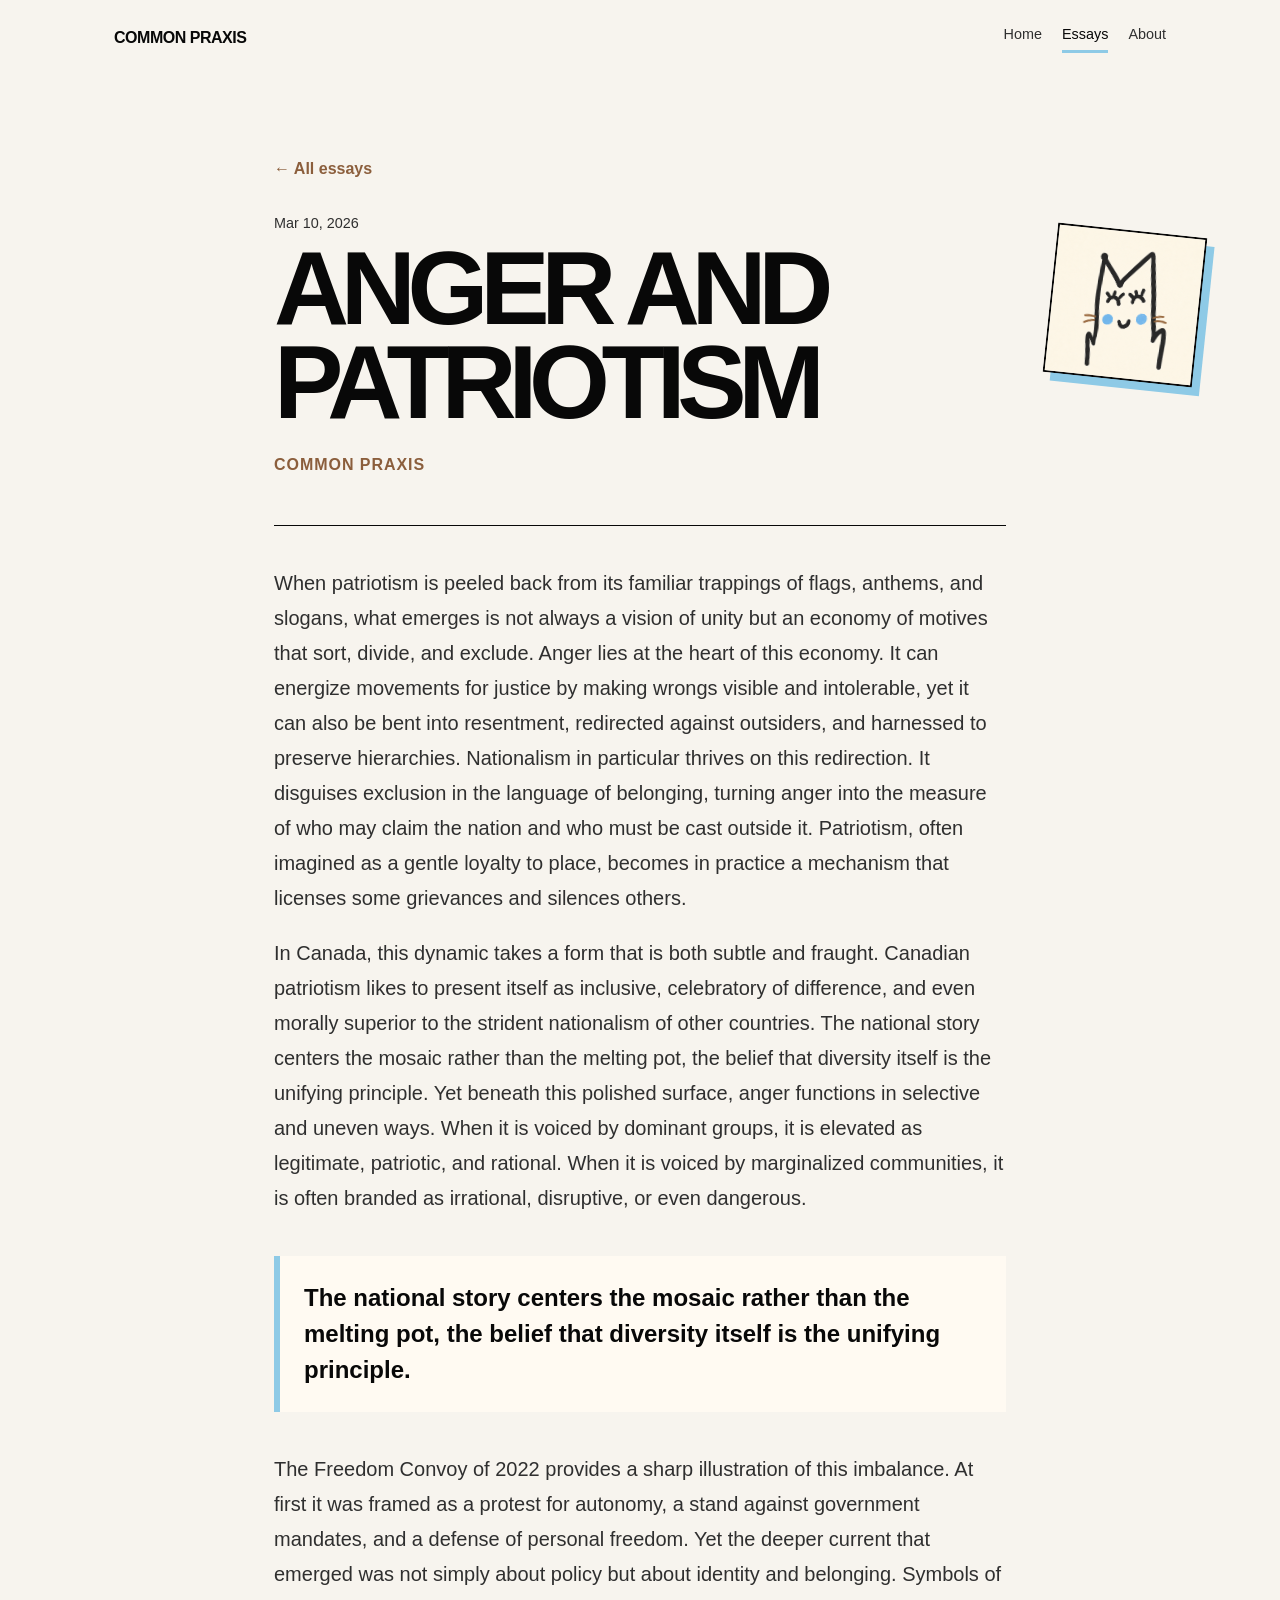
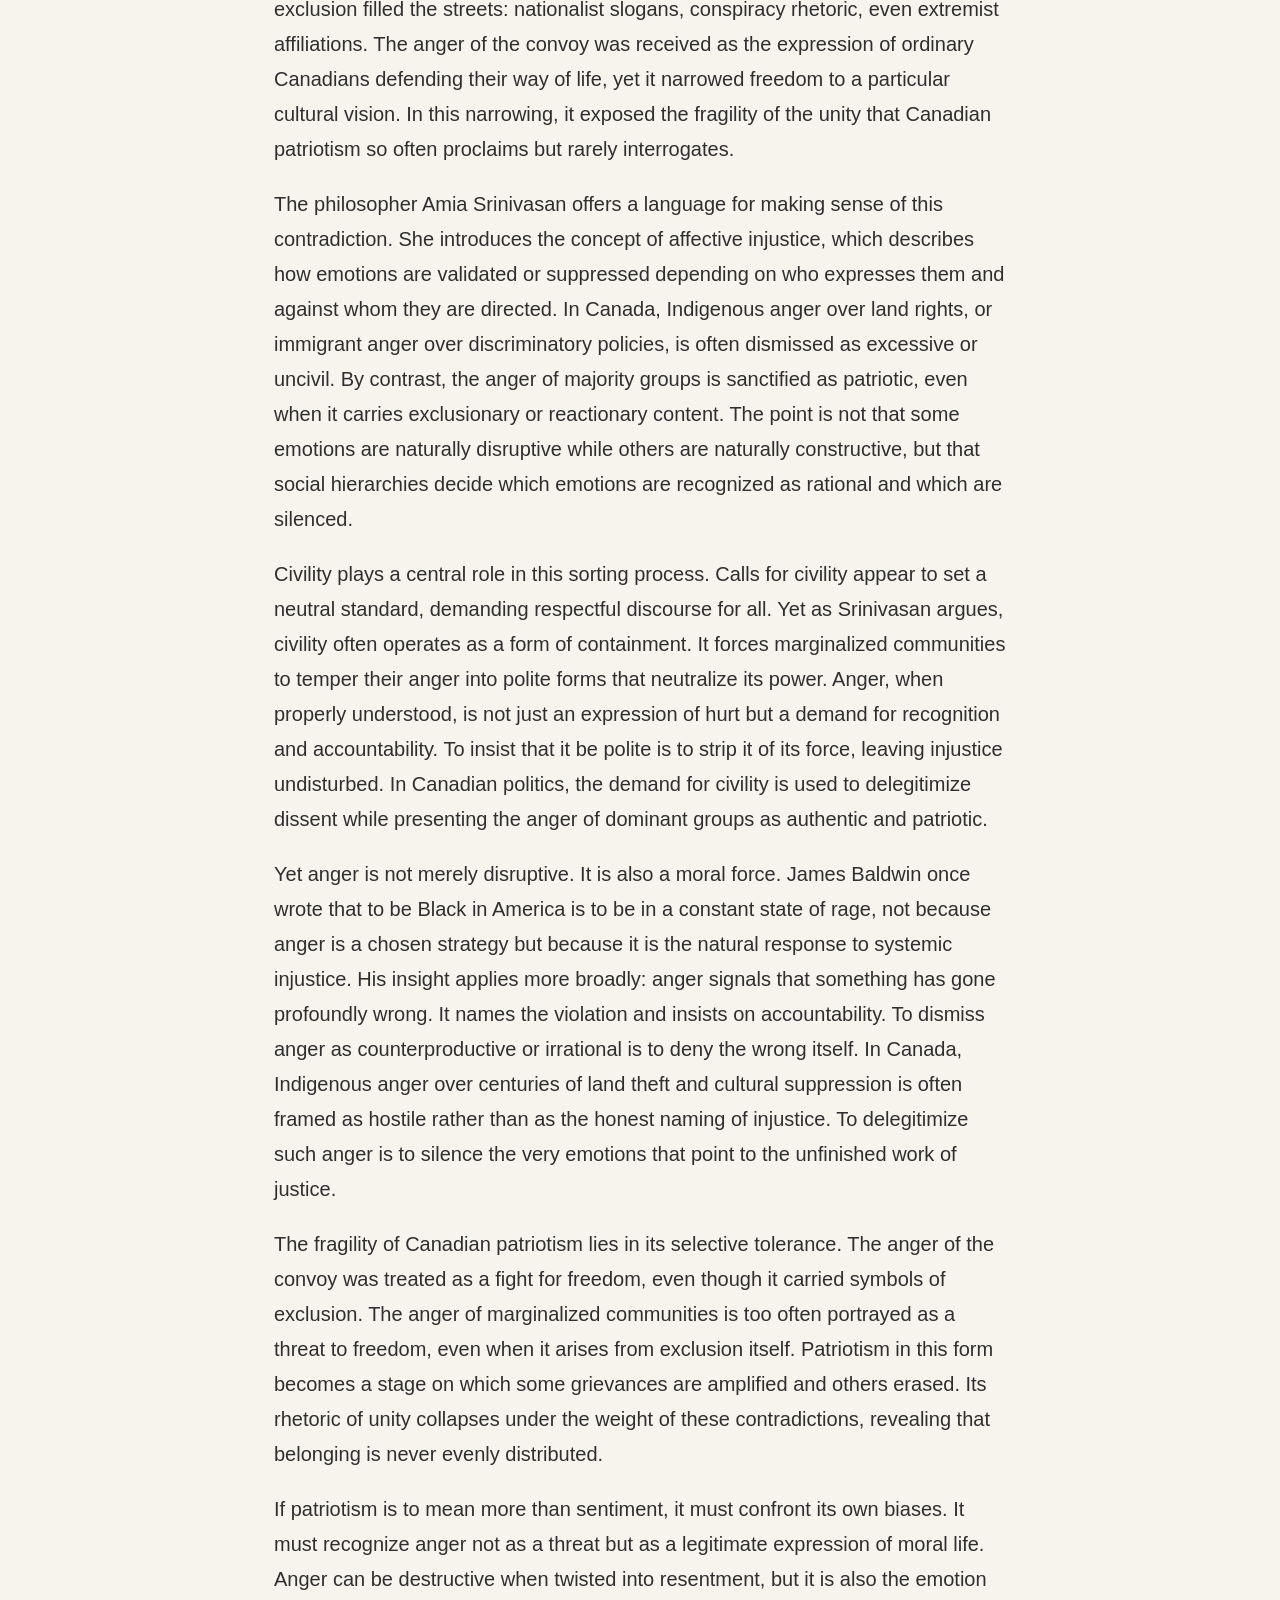
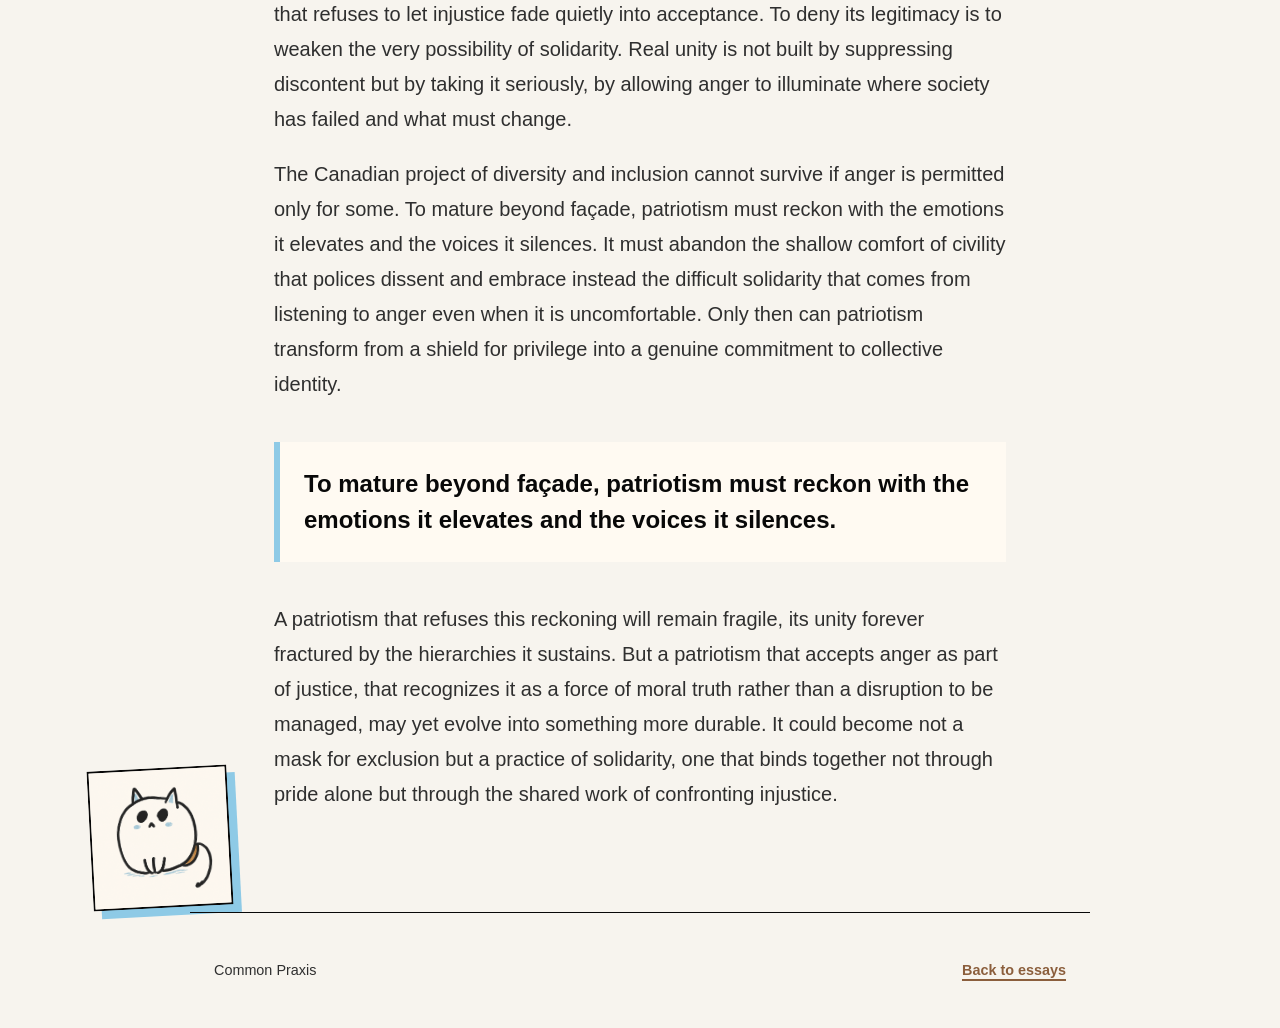
<file: essays/anger-and-patriotism/index.html>
<!DOCTYPE html>
<html lang="en">
<head>
  <link rel="icon" type="image/png" href="/assets/favicon.png" />
  <meta charset="UTF-8" />
  <meta name="viewport" content="width=device-width, initial-scale=1.0" />

  <title>Anger and Patriotism | Common Praxis</title>

  <link rel="stylesheet" href="/css/style.css" />
</head>

<body>
  <div class="page-shell">

    <img src="/assets/doodles/miaw.png" alt="" class="floating-doodle doodle-2">
    <img src="/assets/doodles/cat.png" alt="" class="floating-doodle doodle-5">

    <header class="site-header">
      <a href="/" class="logo">Common Praxis</a>

      <nav class="nav">
        <a href="/">Home</a>
        <a href="/essays/" class="active">Essays</a>
        <a href="/about/">About</a>
      </nav>
    </header>

    <main class="site-main article-main">
      <article class="article">
        <a href="/essays/" class="back-link">← All essays</a>

        <header class="article-header">
          <p class="post-date">Mar 10, 2026</p>
          <h1>Anger and Patriotism</h1>
          <p class="article-dek">
  
          </p>
          <p class="article-author">
            Common Praxis
          </p>
        </header>

        <div class="article-body">
          <p>
            When patriotism is peeled back from its familiar trappings of flags, anthems, and slogans, what emerges is not always a vision of unity but an economy of motives that sort, divide, and exclude. Anger lies at the heart of this economy. It can energize movements for justice by making wrongs visible and intolerable, yet it can also be bent into resentment, redirected against outsiders, and harnessed to preserve hierarchies. Nationalism in particular thrives on this redirection. It disguises exclusion in the language of belonging, turning anger into the measure of who may claim the nation and who must be cast outside it. Patriotism, often imagined as a gentle loyalty to place, becomes in practice a mechanism that licenses some grievances and silences others.
          </p>

          <p>
            In Canada, this dynamic takes a form that is both subtle and fraught. Canadian patriotism likes to present itself as inclusive, celebratory of difference, and even morally superior to the strident nationalism of other countries. The national story centers the mosaic rather than the melting pot, the belief that diversity itself is the unifying principle. Yet beneath this polished surface, anger functions in selective and uneven ways. When it is voiced by dominant groups, it is elevated as legitimate, patriotic, and rational. When it is voiced by marginalized communities, it is often branded as irrational, disruptive, or even dangerous.
          </p>

          <blockquote>The national story centers the mosaic rather than the melting pot, the belief that diversity itself is the unifying principle.</blockquote>

          <p>
            The Freedom Convoy of 2022 provides a sharp illustration of this imbalance. At first it was framed as a protest for autonomy, a stand against government mandates, and a defense of personal freedom. Yet the deeper current that emerged was not simply about policy but about identity and belonging. Symbols of exclusion filled the streets: nationalist slogans, conspiracy rhetoric, even extremist affiliations. The anger of the convoy was received as the expression of ordinary Canadians defending their way of life, yet it narrowed freedom to a particular cultural vision. In this narrowing, it exposed the fragility of the unity that Canadian patriotism so often proclaims but rarely interrogates.
          </p>

          <p>
            The philosopher Amia Srinivasan offers a language for making sense of this contradiction. She introduces the concept of affective injustice, which describes how emotions are validated or suppressed depending on who expresses them and against whom they are directed. In Canada, Indigenous anger over land rights, or immigrant anger over discriminatory policies, is often dismissed as excessive or uncivil. By contrast, the anger of majority groups is sanctified as patriotic, even when it carries exclusionary or reactionary content. The point is not that some emotions are naturally disruptive while others are naturally constructive, but that social hierarchies decide which emotions are recognized as rational and which are silenced.
          </p>

          <p>
            Civility plays a central role in this sorting process. Calls for civility appear to set a neutral standard, demanding respectful discourse for all. Yet as Srinivasan argues, civility often operates as a form of containment. It forces marginalized communities to temper their anger into polite forms that neutralize its power. Anger, when properly understood, is not just an expression of hurt but a demand for recognition and accountability. To insist that it be polite is to strip it of its force, leaving injustice undisturbed. In Canadian politics, the demand for civility is used to delegitimize dissent while presenting the anger of dominant groups as authentic and patriotic.
          </p>

          <p>
            Yet anger is not merely disruptive. It is also a moral force. James Baldwin once wrote that to be Black in America is to be in a constant state of rage, not because anger is a chosen strategy but because it is the natural response to systemic injustice. His insight applies more broadly: anger signals that something has gone profoundly wrong. It names the violation and insists on accountability. To dismiss anger as counterproductive or irrational is to deny the wrong itself. In Canada, Indigenous anger over centuries of land theft and cultural suppression is often framed as hostile rather than as the honest naming of injustice. To delegitimize such anger is to silence the very emotions that point to the unfinished work of justice.
          </p>


          <p>
            The fragility of Canadian patriotism lies in its selective tolerance. The anger of the convoy was treated as a fight for freedom, even though it carried symbols of exclusion. The anger of marginalized communities is too often portrayed as a threat to freedom, even when it arises from exclusion itself. Patriotism in this form becomes a stage on which some grievances are amplified and others erased. Its rhetoric of unity collapses under the weight of these contradictions, revealing that belonging is never evenly distributed.
          </p>

          <p>If patriotism is to mean more than sentiment, it must confront its own biases. It must recognize anger not as a threat but as a legitimate expression of moral life. Anger can be destructive when twisted into resentment, but it is also the emotion that refuses to let injustice fade quietly into acceptance. To deny its legitimacy is to weaken the very possibility of solidarity. Real unity is not built by suppressing discontent but by taking it seriously, by allowing anger to illuminate where society has failed and what must change.</p>
        
          <p>The Canadian project of diversity and inclusion cannot survive if anger is permitted only for some. To mature beyond façade, patriotism must reckon with the emotions it elevates and the voices it silences. It must abandon the shallow comfort of civility that polices dissent and embrace instead the difficult solidarity that comes from listening to anger even when it is uncomfortable. Only then can patriotism transform from a shield for privilege into a genuine commitment to collective identity.</p>
        
          <blockquote> To mature beyond façade, patriotism must reckon with the emotions it elevates and the voices it silences.</blockquote>
          <p> A patriotism that refuses this reckoning will remain fragile, its unity forever fractured by the hierarchies it sustains. But a patriotism that accepts anger as part of justice, that recognizes it as a force of moral truth rather than a disruption to be managed, may yet evolve into something more durable. It could become not a mask for exclusion but a practice of solidarity, one that binds together not through pride alone but through the shared work of confronting injustice.</p>
        </div>
      </article>
    </main>

    <footer class="site-footer">
      <p>Common Praxis</p>
      <p><a href="/essays/">Back to essays</a></p>
    </footer>
  </div>
</body>
</html>
</file>
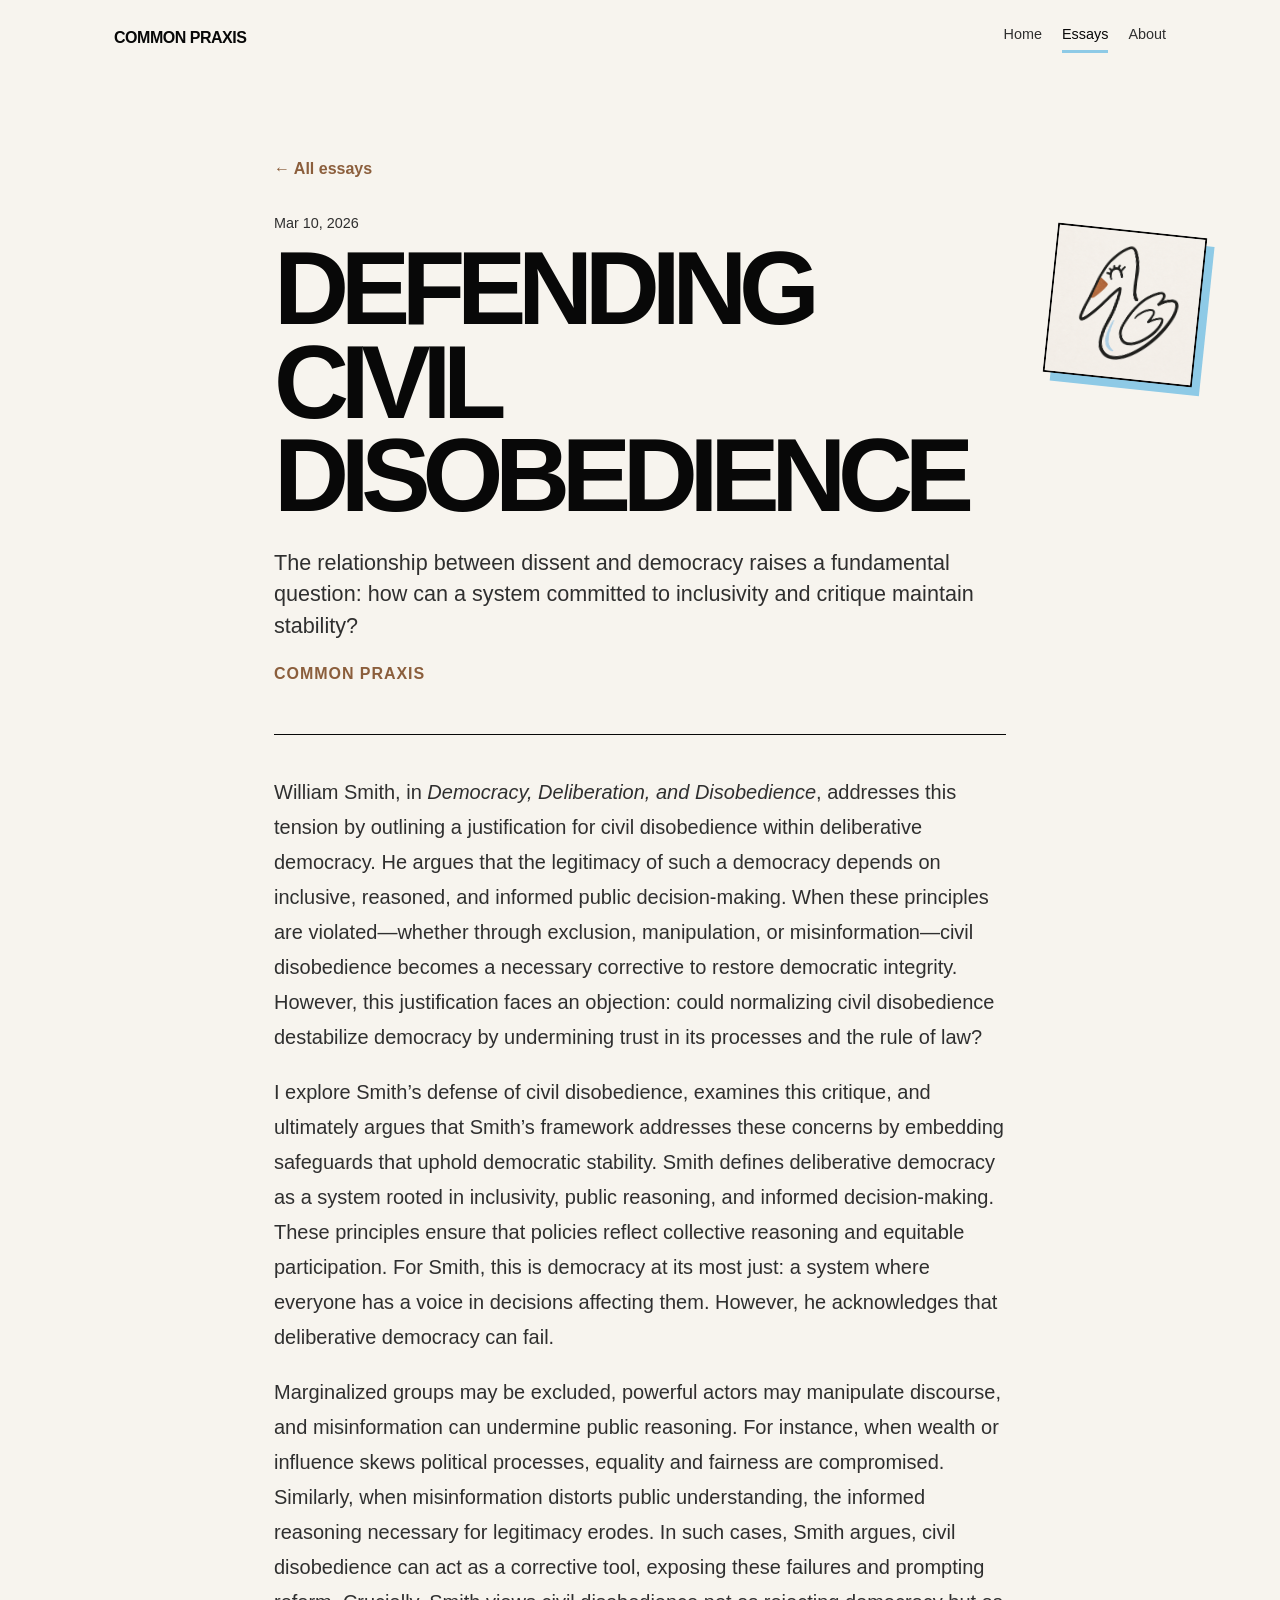
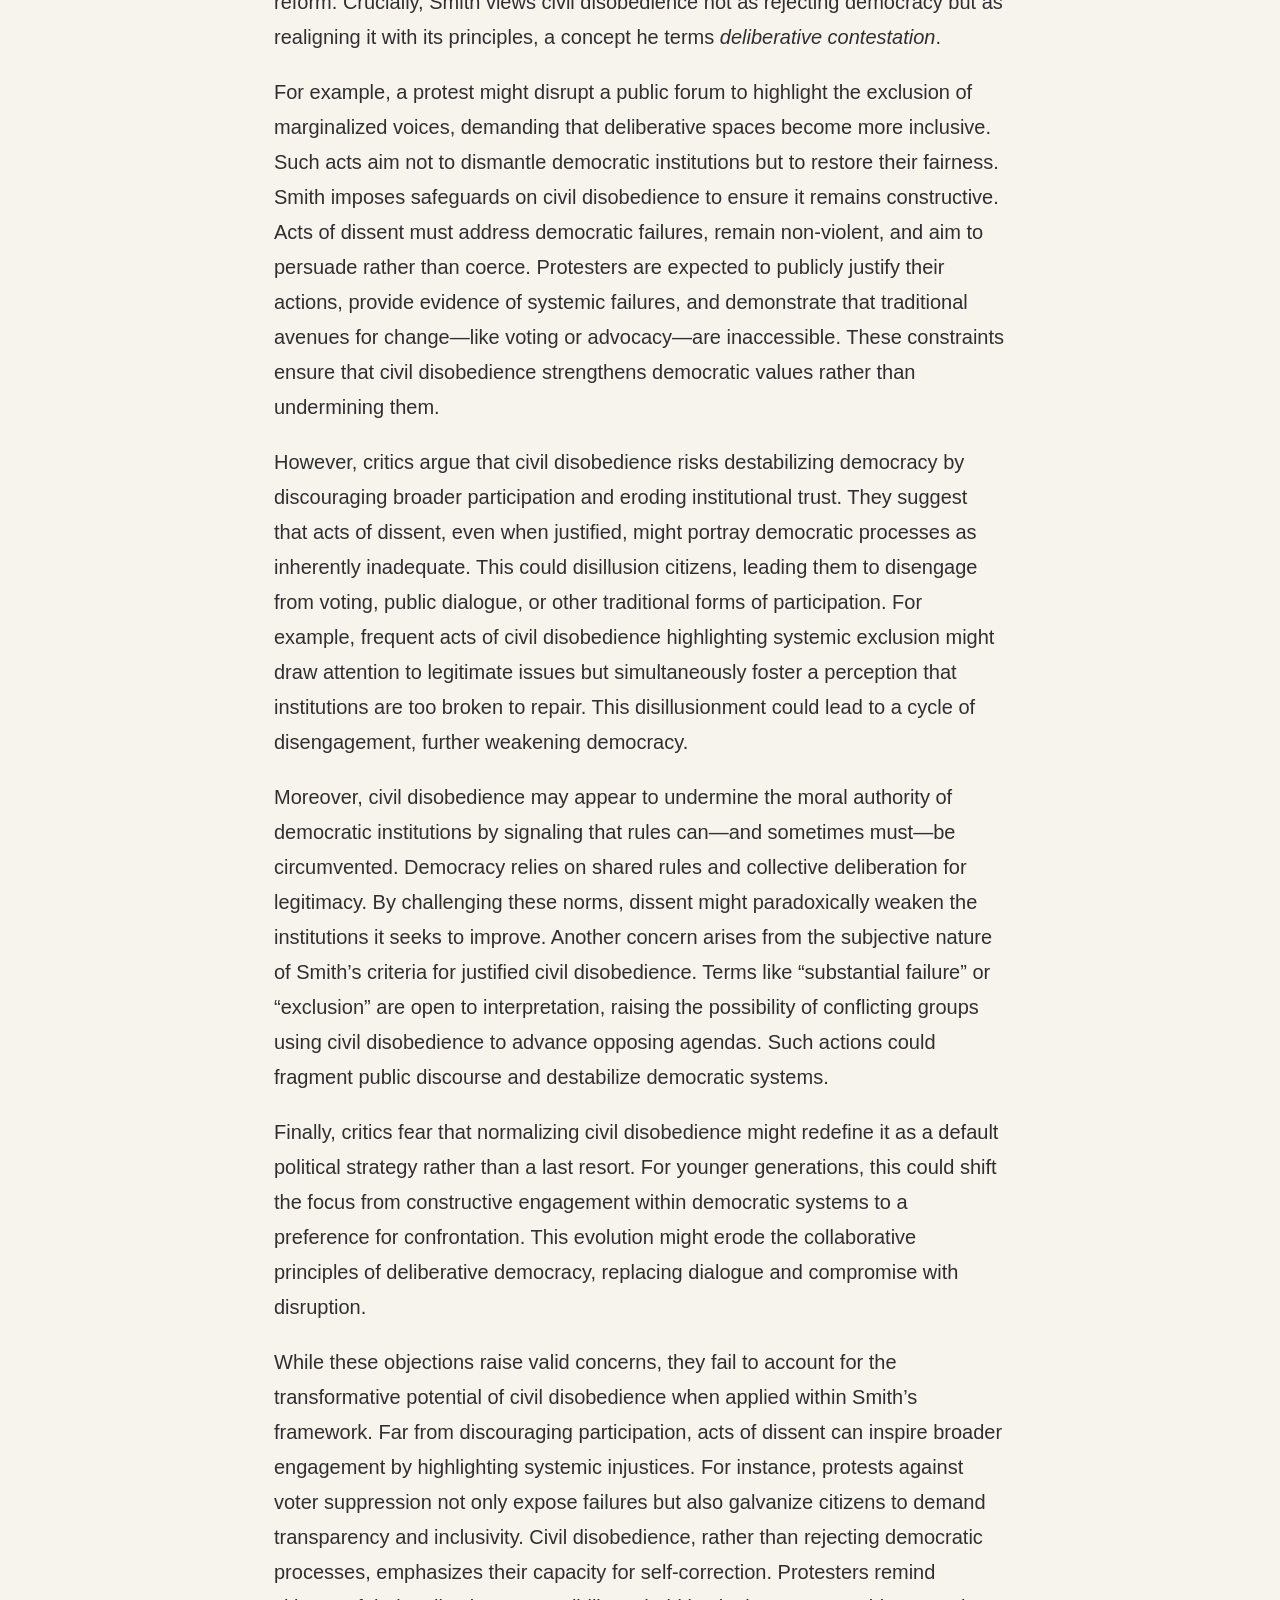
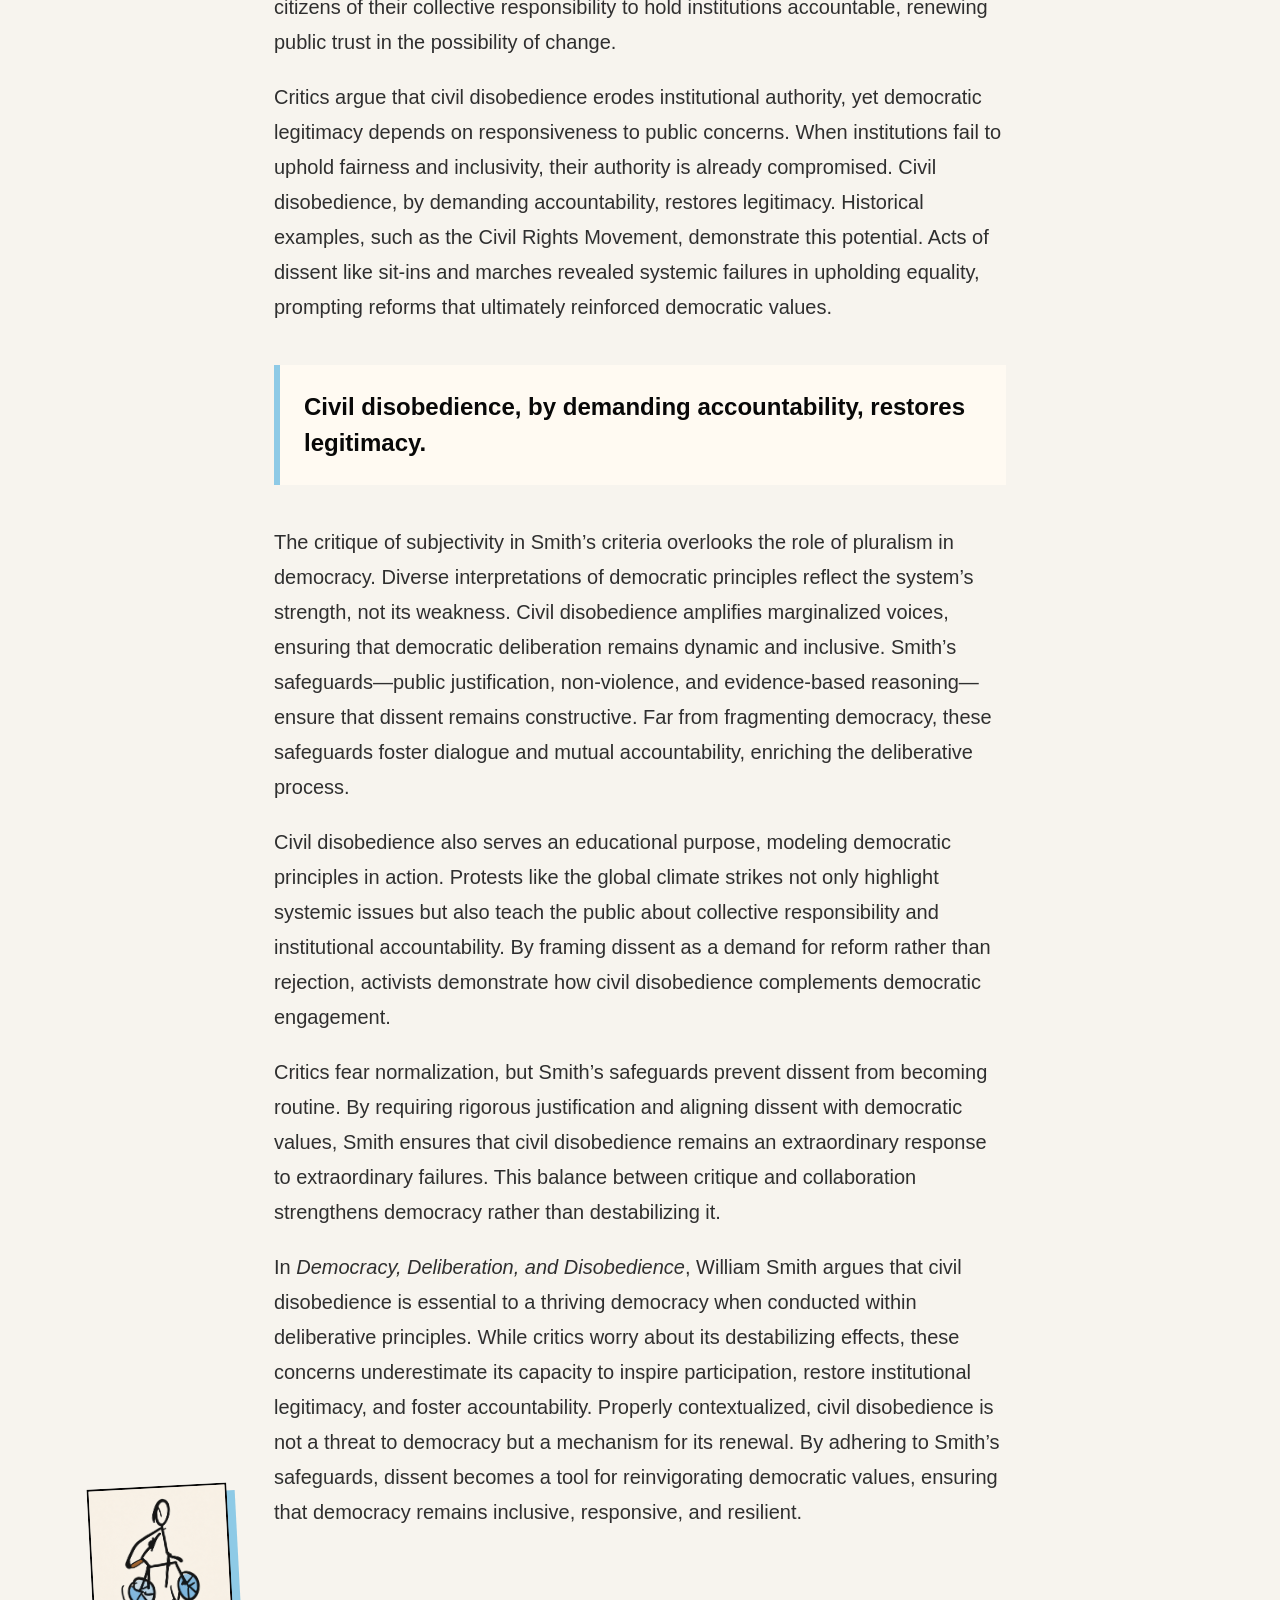
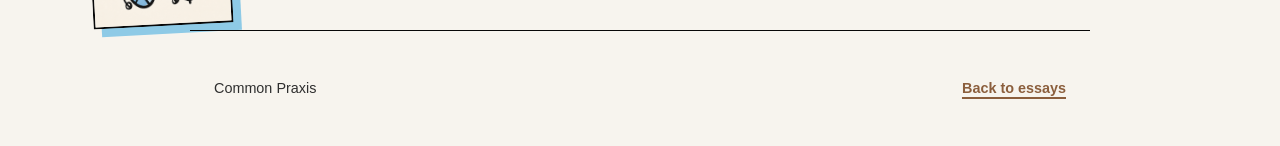
<file: essays/defending-civil-disobedience/index.html>
<!DOCTYPE html>
<html lang="en">
<head>
  <link rel="icon" type="image/png" href="/assets/favicon.png" />
  <meta charset="UTF-8" />
  <meta name="viewport" content="width=device-width, initial-scale=1.0" />

  <title>Defending Civil Disobedience | Common Praxis</title>

  <link rel="stylesheet" href="/css/style.css" />
</head>

<body>
  <div class="page-shell">

    <img src="/assets/doodles/swan.png" alt="" class="floating-doodle doodle-2">
    <img src="/assets/doodles/bike.png" alt="" class="floating-doodle doodle-5">

    <header class="site-header">
      <a href="/" class="logo">Common Praxis</a>

      <nav class="nav">
        <a href="/">Home</a>
        <a href="/essays/" class="active">Essays</a>
        <a href="/about/">About</a>
      </nav>
    </header>

    <main class="site-main article-main">
      <article class="article">
        <a href="/essays/" class="back-link">← All essays</a>

        <header class="article-header">
          <p class="post-date">Mar 10, 2026</p>
          <h1>Defending Civil Disobedience</h1>
          <p class="article-dek">
            The relationship between dissent and democracy raises a fundamental question: how can a system committed to inclusivity and critique maintain stability?
          </p>
          <p class="article-author">
            Common Praxis
          </p>
        </header>

        <div class="article-body">
          <p> William Smith, in <em>Democracy, Deliberation, and Disobedience</em>, addresses this tension by outlining a justification for civil disobedience within deliberative democracy. He argues that the legitimacy of such a democracy depends on inclusive, reasoned, and informed public decision-making. When these principles are violated—whether through exclusion, manipulation, or misinformation—civil disobedience becomes a necessary corrective to restore democratic integrity. However, this justification faces an objection: could normalizing civil disobedience destabilize democracy by undermining trust in its processes and the rule of law?</p>
          <p>I explore Smith’s defense of civil disobedience, examines this critique, and ultimately argues that Smith’s framework addresses these concerns by embedding safeguards that uphold democratic stability. Smith defines deliberative democracy as a system rooted in inclusivity, public reasoning, and informed decision-making. These principles ensure that policies reflect collective reasoning and equitable participation. For Smith, this is democracy at its most just: a system where everyone has a voice in decisions affecting them. However, he acknowledges that deliberative democracy can fail.</p>
          <p>Marginalized groups may be excluded, powerful actors may manipulate discourse, and misinformation can undermine public reasoning. For instance, when wealth or influence skews political processes, equality and fairness are compromised. Similarly, when misinformation distorts public understanding, the informed reasoning necessary for legitimacy erodes. In such cases, Smith argues, civil disobedience can act as a corrective tool, exposing these failures and prompting reform. Crucially, Smith views civil disobedience not as rejecting democracy but as realigning it with its principles, a concept he terms <em>deliberative contestation</em>.</p>  
          <p>For example, a protest might disrupt a public forum to highlight the exclusion of marginalized voices, demanding that deliberative spaces become more inclusive. Such acts aim not to dismantle democratic institutions but to restore their fairness. Smith imposes safeguards on civil disobedience to ensure it remains constructive. Acts of dissent must address democratic failures, remain non-violent, and aim to persuade rather than coerce. Protesters are expected to publicly justify their actions, provide evidence of systemic failures, and demonstrate that traditional avenues for change—like voting or advocacy—are inaccessible. These constraints ensure that civil disobedience strengthens democratic values rather than undermining them.</p>
          <p>However, critics argue that civil disobedience risks destabilizing democracy by discouraging broader participation and eroding institutional trust. They suggest that acts of dissent, even when justified, might portray democratic processes as inherently inadequate. This could disillusion citizens, leading them to disengage from voting, public dialogue, or other traditional forms of participation. For example, frequent acts of civil disobedience highlighting systemic exclusion might draw attention to legitimate issues but simultaneously foster a perception that institutions are too broken to repair. This disillusionment could lead to a cycle of disengagement, further weakening democracy. </p>
          <p> Moreover, civil disobedience may appear to undermine the moral authority of democratic institutions by signaling that rules can—and sometimes must—be circumvented. Democracy relies on shared rules and collective deliberation for legitimacy. By challenging these norms, dissent might paradoxically weaken the institutions it seeks to improve. Another concern arises from the subjective nature of Smith’s criteria for justified civil disobedience. Terms like “substantial failure” or “exclusion” are open to interpretation, raising the possibility of conflicting groups using civil disobedience to advance opposing agendas. Such actions could fragment public discourse and destabilize democratic systems.</p>
          <p> Finally, critics fear that normalizing civil disobedience might redefine it as a default political strategy rather than a last resort. For younger generations, this could shift the focus from constructive engagement within democratic systems to a preference for confrontation. This evolution might erode the collaborative principles of deliberative democracy, replacing dialogue and compromise with disruption.</p>
          <p> While these objections raise valid concerns, they fail to account for the transformative potential of civil disobedience when applied within Smith’s framework. Far from discouraging participation, acts of dissent can inspire broader engagement by highlighting systemic injustices. For instance, protests against voter suppression not only expose failures but also galvanize citizens to demand transparency and inclusivity. Civil disobedience, rather than rejecting democratic processes, emphasizes their capacity for self-correction. Protesters remind citizens of their collective responsibility to hold institutions accountable, renewing public trust in the possibility of change.</p>
          <p> Critics argue that civil disobedience erodes institutional authority, yet democratic legitimacy depends on responsiveness to public concerns. When institutions fail to uphold fairness and inclusivity, their authority is already compromised. Civil disobedience, by demanding accountability, restores legitimacy. Historical examples, such as the Civil Rights Movement, demonstrate this potential. Acts of dissent like sit-ins and marches revealed systemic failures in upholding equality, prompting reforms that ultimately reinforced democratic values.</p>
          <blockquote>Civil disobedience, by demanding accountability, restores legitimacy.</blockquote>
          <p> The critique of subjectivity in Smith’s criteria overlooks the role of pluralism in democracy. Diverse interpretations of democratic principles reflect the system’s strength, not its weakness. Civil disobedience amplifies marginalized voices, ensuring that democratic deliberation remains dynamic and inclusive. Smith’s safeguards—public justification, non-violence, and evidence-based reasoning—ensure that dissent remains constructive. Far from fragmenting democracy, these safeguards foster dialogue and mutual accountability, enriching the deliberative process.</p>
          <p> Civil disobedience also serves an educational purpose, modeling democratic principles in action. Protests like the global climate strikes not only highlight systemic issues but also teach the public about collective responsibility and institutional accountability. By framing dissent as a demand for reform rather than rejection, activists demonstrate how civil disobedience complements democratic engagement.</p>
          <p>  Critics fear normalization, but Smith’s safeguards prevent dissent from becoming routine. By requiring rigorous justification and aligning dissent with democratic values, Smith ensures that civil disobedience remains an extraordinary response to extraordinary failures. This balance between critique and collaboration strengthens democracy rather than destabilizing it.</p>
          <p> In <em>Democracy, Deliberation, and Disobedience</em>, William Smith argues that civil disobedience is essential to a thriving democracy when conducted within deliberative principles. While critics worry about its destabilizing effects, these concerns underestimate its capacity to inspire participation, restore institutional legitimacy, and foster accountability. Properly contextualized, civil disobedience is not a threat to democracy but a mechanism for its renewal. By adhering to Smith’s safeguards, dissent becomes a tool for reinvigorating democratic values, ensuring that democracy remains inclusive, responsive, and resilient.</p>
        </div>
      </article>
    </main>

    <footer class="site-footer">
      <p>Common Praxis</p>
      <p><a href="/essays/">Back to essays</a></p>
    </footer>
  </div>
</body>
</html>
</file>
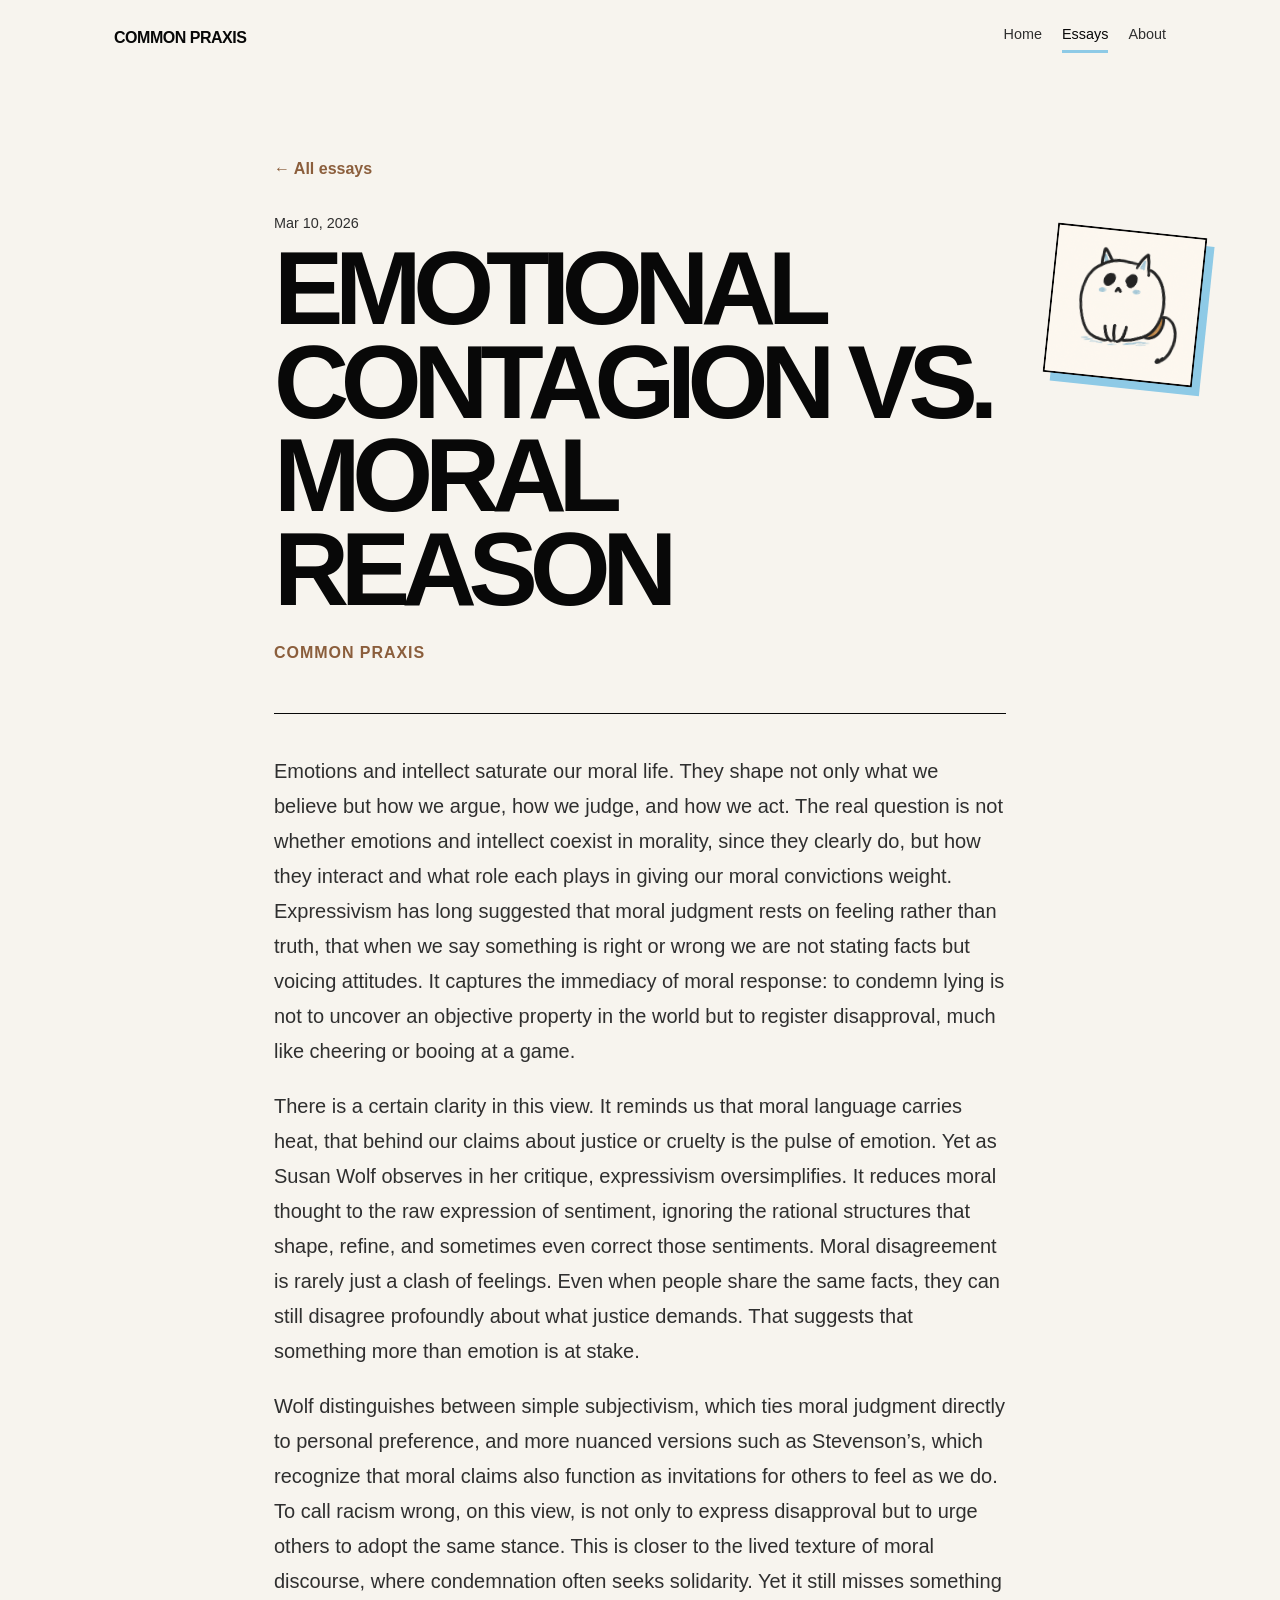
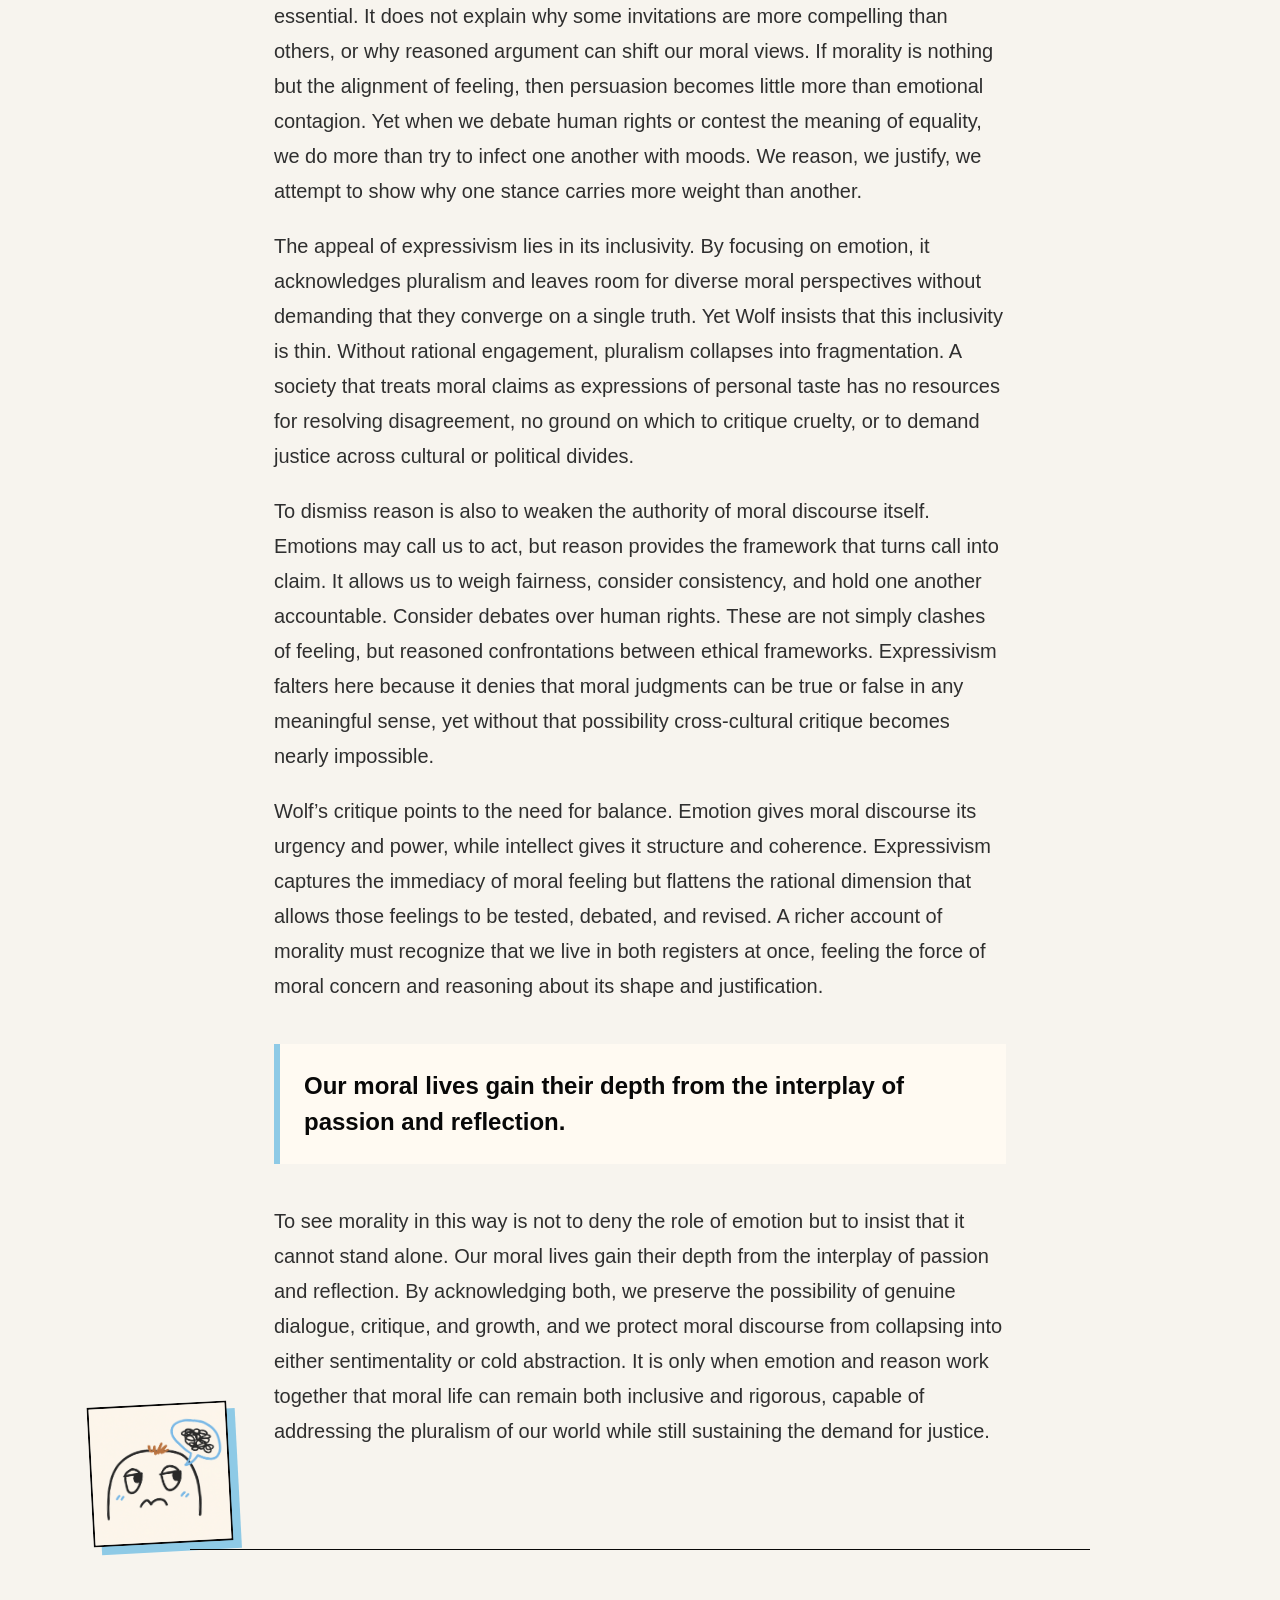
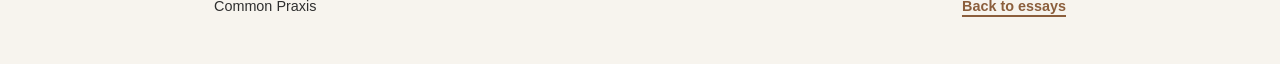
<file: essays/emotional-contagion-vs-moral-reason/index.html>
<!DOCTYPE html>
<html lang="en">
<head>
  <link rel="icon" type="image/png" href="/assets/favicon.png" />
  <meta charset="UTF-8" />
  <meta name="viewport" content="width=device-width, initial-scale=1.0" />

  <title>Emotional Contagion vs. Moral Reason | Common Praxis</title>

  <link rel="stylesheet" href="/css/style.css" />
</head>

<body>
  <div class="page-shell">

    <img src="/assets/doodles/cat.png" alt="" class="floating-doodle doodle-2">
    <img src="/assets/doodles/thinker.png" alt="" class="floating-doodle doodle-5">

    <header class="site-header">
      <a href="/" class="logo">Common Praxis</a>

      <nav class="nav">
        <a href="/">Home</a>
        <a href="/essays/" class="active">Essays</a>
        <a href="/about/">About</a>
      </nav>
    </header>

    <main class="site-main article-main">
      <article class="article">
        <a href="/essays/" class="back-link">← All essays</a>

        <header class="article-header">
          <p class="post-date">Mar 10, 2026</p>
          <h1>Emotional Contagion vs. Moral Reason</h1>
          <p class="article-dek">
            
        </p>
          <p class="article-author">
            Common Praxis
          </p>
        </header>

        <div class="article-body">
          <p>Emotions and intellect saturate our moral life. They shape not only what we believe but how we argue, how we judge, and how we act. The real question is not whether emotions and intellect coexist in morality, since they clearly do, but how they interact and what role each plays in giving our moral convictions weight. Expressivism has long suggested that moral judgment rests on feeling rather than truth, that when we say something is right or wrong we are not stating facts but voicing attitudes. It captures the immediacy of moral response: to condemn lying is not to uncover an objective property in the world but to register disapproval, much like cheering or booing at a game.</p>
          <p> There is a certain clarity in this view. It reminds us that moral language carries heat, that behind our claims about justice or cruelty is the pulse of emotion. Yet as Susan Wolf observes in her critique, expressivism oversimplifies. It reduces moral thought to the raw expression of sentiment, ignoring the rational structures that shape, refine, and sometimes even correct those sentiments. Moral disagreement is rarely just a clash of feelings. Even when people share the same facts, they can still disagree profoundly about what justice demands. That suggests that something more than emotion is at stake.</p>
          <p> Wolf distinguishes between simple subjectivism, which ties moral judgment directly to personal preference, and more nuanced versions such as Stevenson’s, which recognize that moral claims also function as invitations for others to feel as we do. To call racism wrong, on this view, is not only to express disapproval but to urge others to adopt the same stance. This is closer to the lived texture of moral discourse, where condemnation often seeks solidarity. Yet it still misses something essential. It does not explain why some invitations are more compelling than others, or why reasoned argument can shift our moral views. If morality is nothing but the alignment of feeling, then persuasion becomes little more than emotional contagion. Yet when we debate human rights or contest the meaning of equality, we do more than try to infect one another with moods. We reason, we justify, we attempt to show why one stance carries more weight than another.</p>
          <p> The appeal of expressivism lies in its inclusivity. By focusing on emotion, it acknowledges pluralism and leaves room for diverse moral perspectives without demanding that they converge on a single truth. Yet Wolf insists that this inclusivity is thin. Without rational engagement, pluralism collapses into fragmentation. A society that treats moral claims as expressions of personal taste has no resources for resolving disagreement, no ground on which to critique cruelty, or to demand justice across cultural or political divides.</p>
          <p>To dismiss reason is also to weaken the authority of moral discourse itself. Emotions may call us to act, but reason provides the framework that turns call into claim. It allows us to weigh fairness, consider consistency, and hold one another accountable. Consider debates over human rights. These are not simply clashes of feeling, but reasoned confrontations between ethical frameworks. Expressivism falters here because it denies that moral judgments can be true or false in any meaningful sense, yet without that possibility cross-cultural critique becomes nearly impossible. </p>
          <p> Wolf’s critique points to the need for balance. Emotion gives moral discourse its urgency and power, while intellect gives it structure and coherence. Expressivism captures the immediacy of moral feeling but flattens the rational dimension that allows those feelings to be tested, debated, and revised. A richer account of morality must recognize that we live in both registers at once, feeling the force of moral concern and reasoning about its shape and justification.</p>
          <blockquote> Our moral lives gain their depth from the interplay of passion and reflection.</blockquote>
          <p> To see morality in this way is not to deny the role of emotion but to insist that it cannot stand alone. Our moral lives gain their depth from the interplay of passion and reflection. By acknowledging both, we preserve the possibility of genuine dialogue, critique, and growth, and we protect moral discourse from collapsing into either sentimentality or cold abstraction. It is only when emotion and reason work together that moral life can remain both inclusive and rigorous, capable of addressing the pluralism of our world while still sustaining the demand for justice.</p>
        </div>
      </article>
    </main>

    <footer class="site-footer">
      <p>Common Praxis</p>
      <p><a href="/essays/">Back to essays</a></p>
    </footer>
  </div>
</body>
</html>
</file>
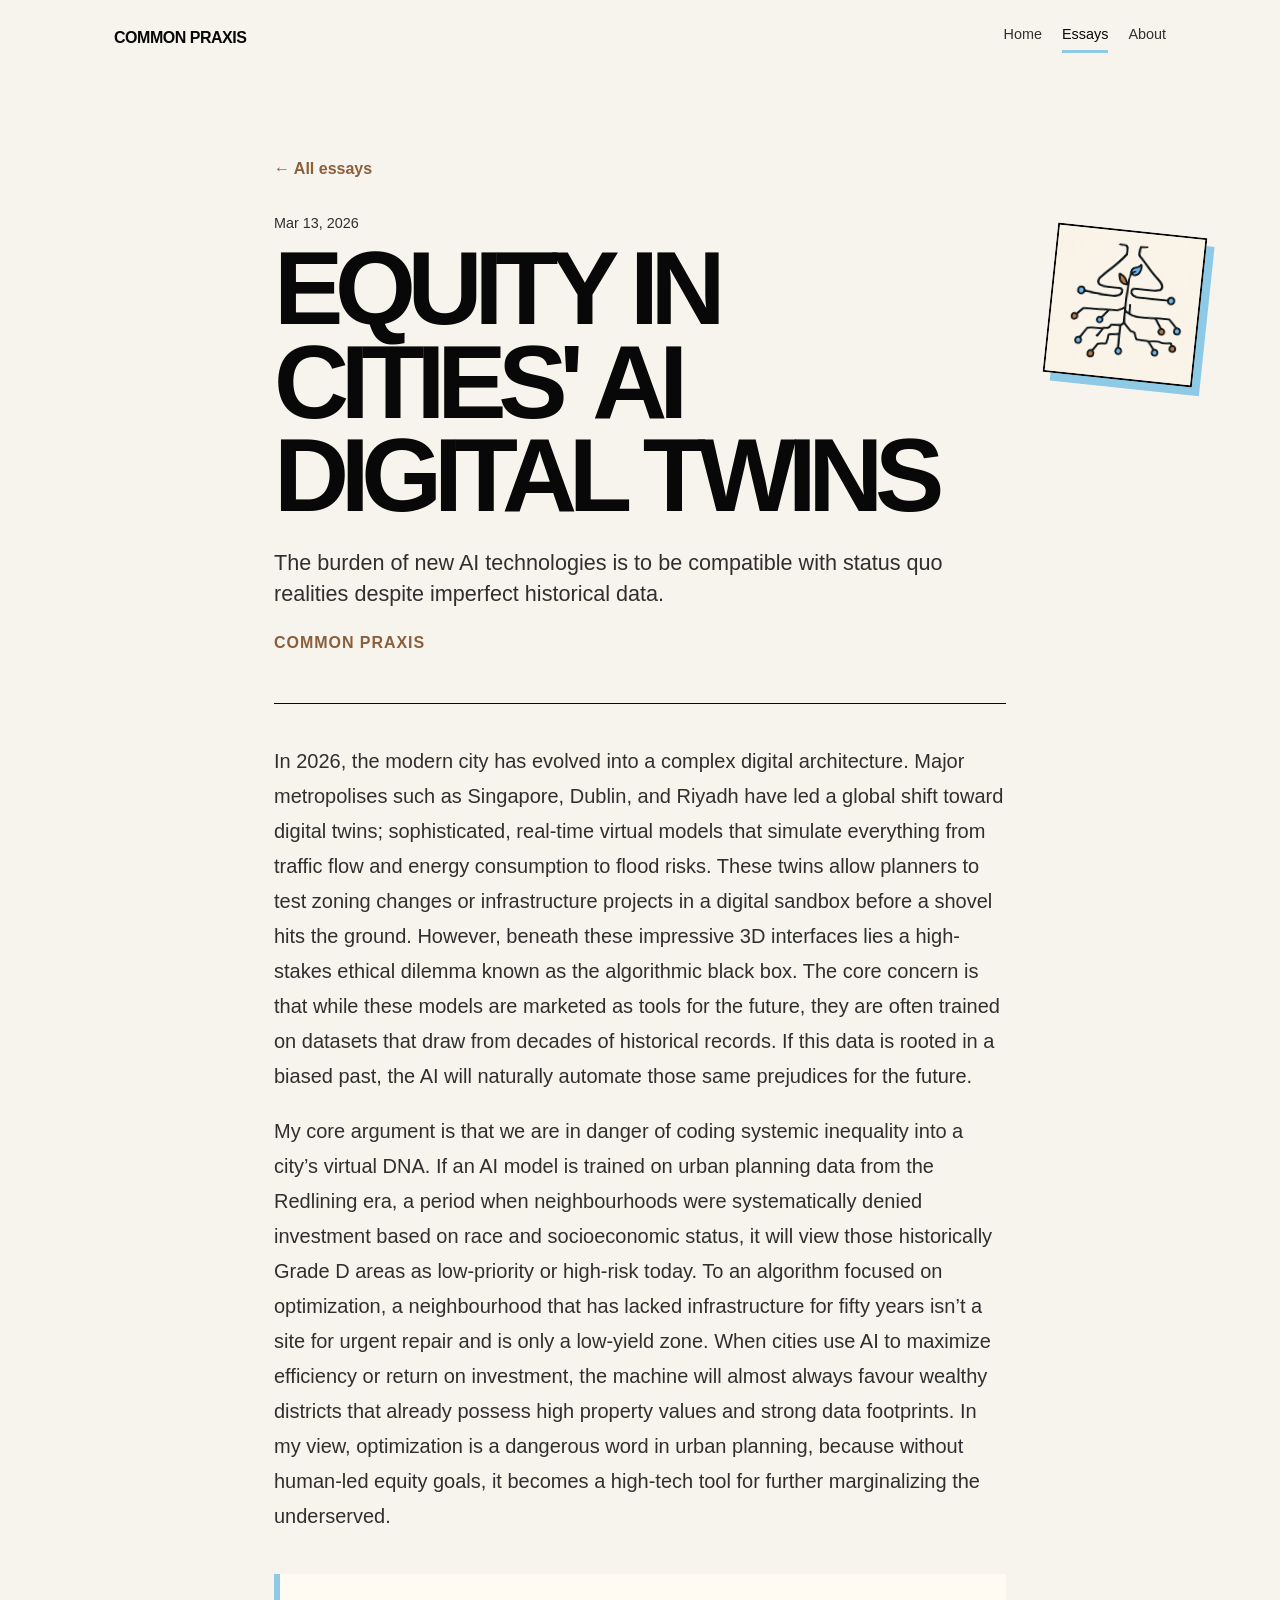
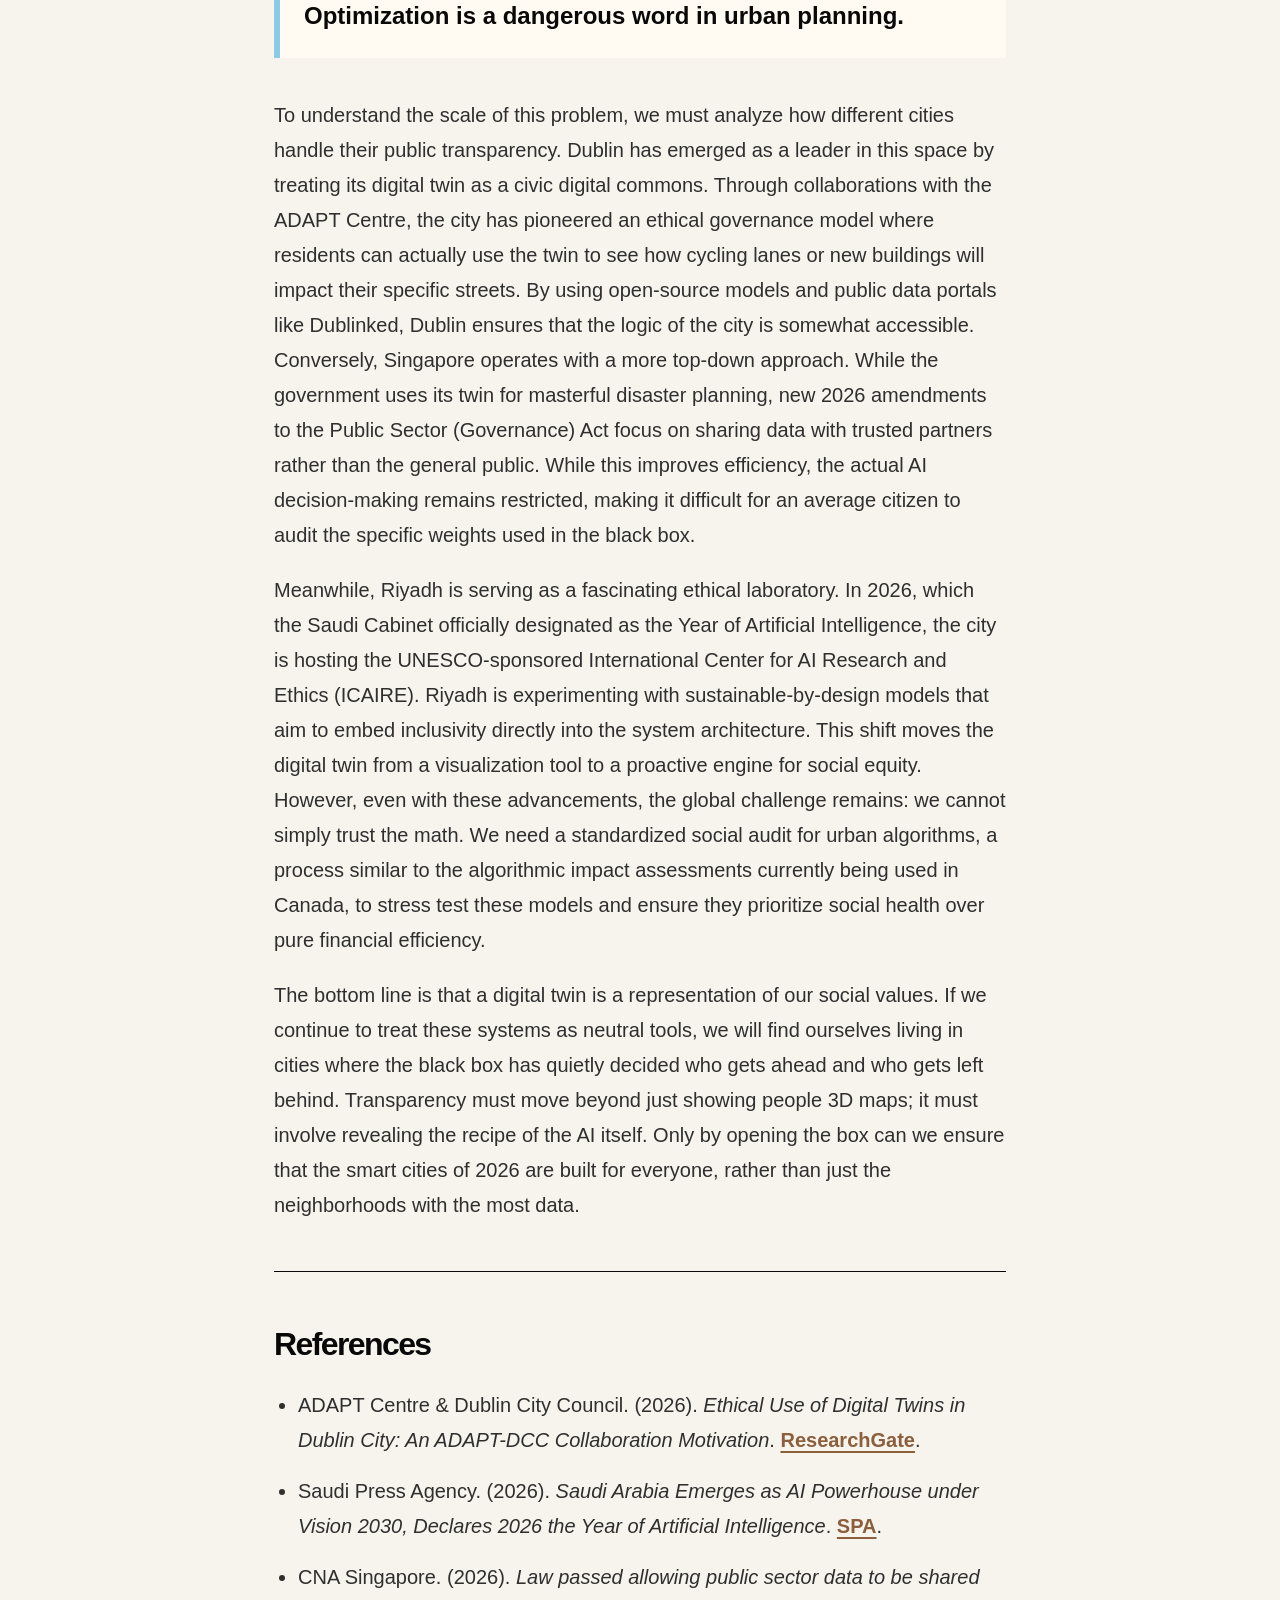
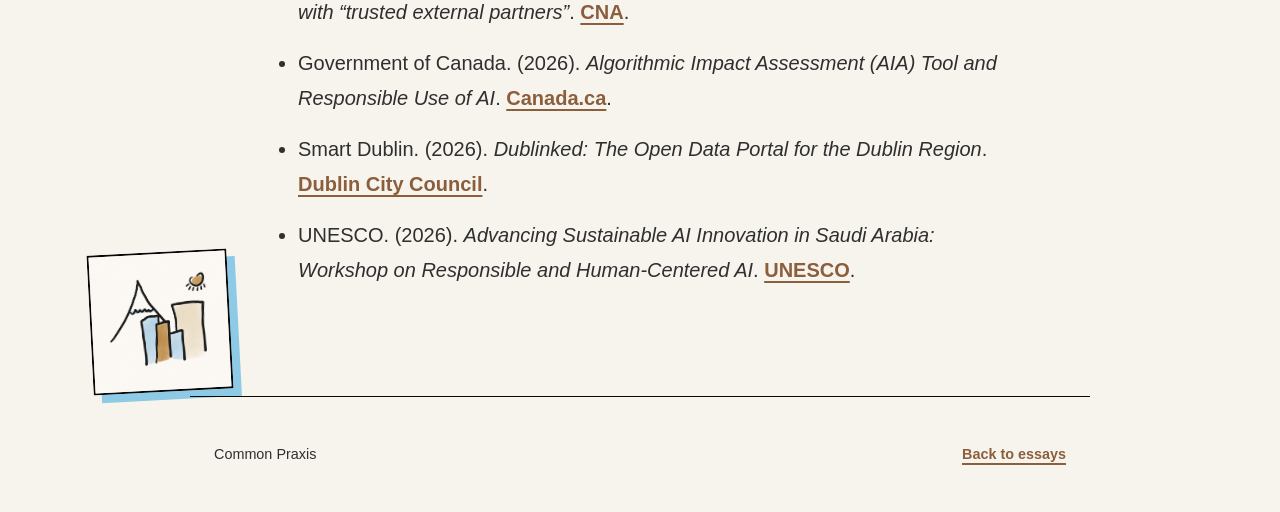
<file: essays/equity-in-cities-ai-digital-twins/index.html>
<!DOCTYPE html>
<html lang="en">
<head>
  <link rel="icon" type="image/png" href="/assets/favicon.png" />
  <meta charset="UTF-8" />
  <meta name="viewport" content="width=device-width, initial-scale=1.0" />

  <title>Equity in Cities' AI Digital Twins | Common Praxis</title>

  <link rel="stylesheet" href="/css/style.css" />
</head>

<body>
  <div class="page-shell">

    <img src="/assets/doodles/life.png" alt="" class="floating-doodle doodle-2">
    <img src="/assets/doodles/city.png" alt="" class="floating-doodle doodle-5">

    <header class="site-header">
      <a href="/" class="logo">Common Praxis</a>

      <nav class="nav">
        <a href="/">Home</a>
        <a href="/essays/" class="active">Essays</a>
        <a href="/about/">About</a>
      </nav>
    </header>

    <main class="site-main article-main">
      <article class="article">
        <a href="/essays/" class="back-link">← All essays</a>

        <header class="article-header">
          <p class="post-date">Mar 13, 2026</p>
          <h1>Equity in Cities' AI Digital Twins</h1>
          <p class="article-dek">
            The burden of new AI technologies is to be compatible with status quo realities despite imperfect historical data.
          </p>
          <p class="article-author">
            Common Praxis
          </p>
        </header>

        <div class="article-body">
          <p> In 2026, the modern city has evolved into a complex digital architecture. Major metropolises such as Singapore, Dublin, and Riyadh have led a global shift toward digital twins; sophisticated, real-time virtual models that simulate everything from traffic flow and energy consumption to flood risks. These twins allow planners to test zoning changes or infrastructure projects in a digital sandbox before a shovel hits the ground. However, beneath these impressive 3D interfaces lies a high-stakes ethical dilemma known as the algorithmic black box. The core concern is that while these models are marketed as tools for the future, they are often trained on datasets that draw from decades of historical records. If this data is rooted in a biased past, the AI will naturally automate those same prejudices for the future.</p>
          <p> My core argument is that we are in danger of coding systemic inequality into a city’s virtual DNA. If an AI model is trained on urban planning data from the Redlining era, a period when neighbourhoods were systematically denied investment based on race and socioeconomic status, it will view those historically Grade D areas as low-priority or high-risk today. To an algorithm focused on optimization, a neighbourhood that has lacked infrastructure for fifty years isn’t a site for urgent repair and is only a low-yield zone. When cities use AI to maximize efficiency or return on investment, the machine will almost always favour wealthy districts that already possess high property values and strong data footprints. In my view, optimization is a dangerous word in urban planning, because without human-led equity goals, it becomes a high-tech tool for further marginalizing the underserved.</p>
          <blockquote> Optimization is a dangerous word in urban planning.</blockquote>
          <p> To understand the scale of this problem, we must analyze how different cities handle their public transparency. Dublin has emerged as a leader in this space by treating its digital twin as a civic digital commons. Through collaborations with the ADAPT Centre, the city has pioneered an ethical governance model where residents can actually use the twin to see how cycling lanes or new buildings will impact their specific streets. By using open-source models and public data portals like Dublinked, Dublin ensures that the logic of the city is somewhat accessible. Conversely, Singapore operates with a more top-down approach. While the government uses its twin for masterful disaster planning, new 2026 amendments to the Public Sector (Governance) Act focus on sharing data with trusted partners rather than the general public. While this improves efficiency, the actual AI decision-making remains restricted, making it difficult for an average citizen to audit the specific weights used in the black box.</p>  
          <p> Meanwhile, Riyadh is serving as a fascinating ethical laboratory. In 2026, which the Saudi Cabinet officially designated as the Year of Artificial Intelligence, the city is hosting the UNESCO-sponsored International Center for AI Research and Ethics (ICAIRE). Riyadh is experimenting with sustainable-by-design models that aim to embed inclusivity directly into the system architecture. This shift moves the digital twin from a visualization tool to a proactive engine for social equity. However, even with these advancements, the global challenge remains: we cannot simply trust the math. We need a standardized social audit for urban algorithms, a process similar to the algorithmic impact assessments currently being used in Canada, to stress test these models and ensure they prioritize social health over pure financial efficiency.</p>
          <p> The bottom line is that a digital twin is a representation of our social values. If we continue to treat these systems as neutral tools, we will find ourselves living in cities where the black box has quietly decided who gets ahead and who gets left behind. Transparency must move beyond just showing people 3D maps; it must involve revealing the recipe of the AI itself. Only by opening the box can we ensure that the smart cities of 2026 are built for everyone, rather than just the neighborhoods with the most data.</p>
          <hr>

          <h2>References</h2>

<ul class="references-list">
  <li>
    ADAPT Centre &amp; Dublin City Council. (2026).
    <em>Ethical Use of Digital Twins in Dublin City: An ADAPT-DCC Collaboration Motivation</em>.
    <a href="https://www.researchgate.net/publication/399485397_Ethical_Use_of_Digital_Twins_in_Dublin_City_an_ADAPT-Dublin_City_Council_Collaboration_Motivation" target="_blank" rel="noopener noreferrer">ResearchGate</a>.
  </li>

  <li>
    Saudi Press Agency. (2026).
    <em>Saudi Arabia Emerges as AI Powerhouse under Vision 2030, Declares 2026 the Year of Artificial Intelligence</em>.
    <a href="https://www.spa.gov.sa/en/N2533339" target="_blank" rel="noopener noreferrer">SPA</a>.
  </li>

  <li>
    CNA Singapore. (2026).
    <em>Law passed allowing public sector data to be shared with “trusted external partners”</em>.
    <a href="https://www.channelnewsasia.com/singapore/new-law-public-sector-data-share-external-partners-safeguards-mddi-5852221" target="_blank" rel="noopener noreferrer">CNA</a>.
  </li>

  <li>
    Government of Canada. (2026).
    <em>Algorithmic Impact Assessment (AIA) Tool and Responsible Use of AI</em>.
    <a href="https://www.canada.ca/en/government/system/digital-government/digital-government-innovations/responsible-use-ai/algorithmic-impact-assessment.html" target="_blank" rel="noopener noreferrer">Canada.ca</a>.
  </li>

  <li>
    Smart Dublin. (2026).
    <em>Dublinked: The Open Data Portal for the Dublin Region</em>.
    <a href="https://www.dublincity.ie/innovation-and-technology/dublins-smart-city-plans/dublinked" target="_blank" rel="noopener noreferrer">Dublin City Council</a>.
  </li>

  <li>
    UNESCO. (2026).
    <em>Advancing Sustainable AI Innovation in Saudi Arabia: Workshop on Responsible and Human-Centered AI</em>.
    <a href="https://www.unesco.org/en/articles/advancing-sustainable-ai-innovation-saudi-arabia" target="_blank" rel="noopener noreferrer">UNESCO</a>.
  </li>
</ul>
         
    </div>
      </article>
    </main>

    <footer class="site-footer">
      <p>Common Praxis</p>
      <p><a href="/essays/">Back to essays</a></p>
    </footer>
  </div>
</body>
</html>
</file>
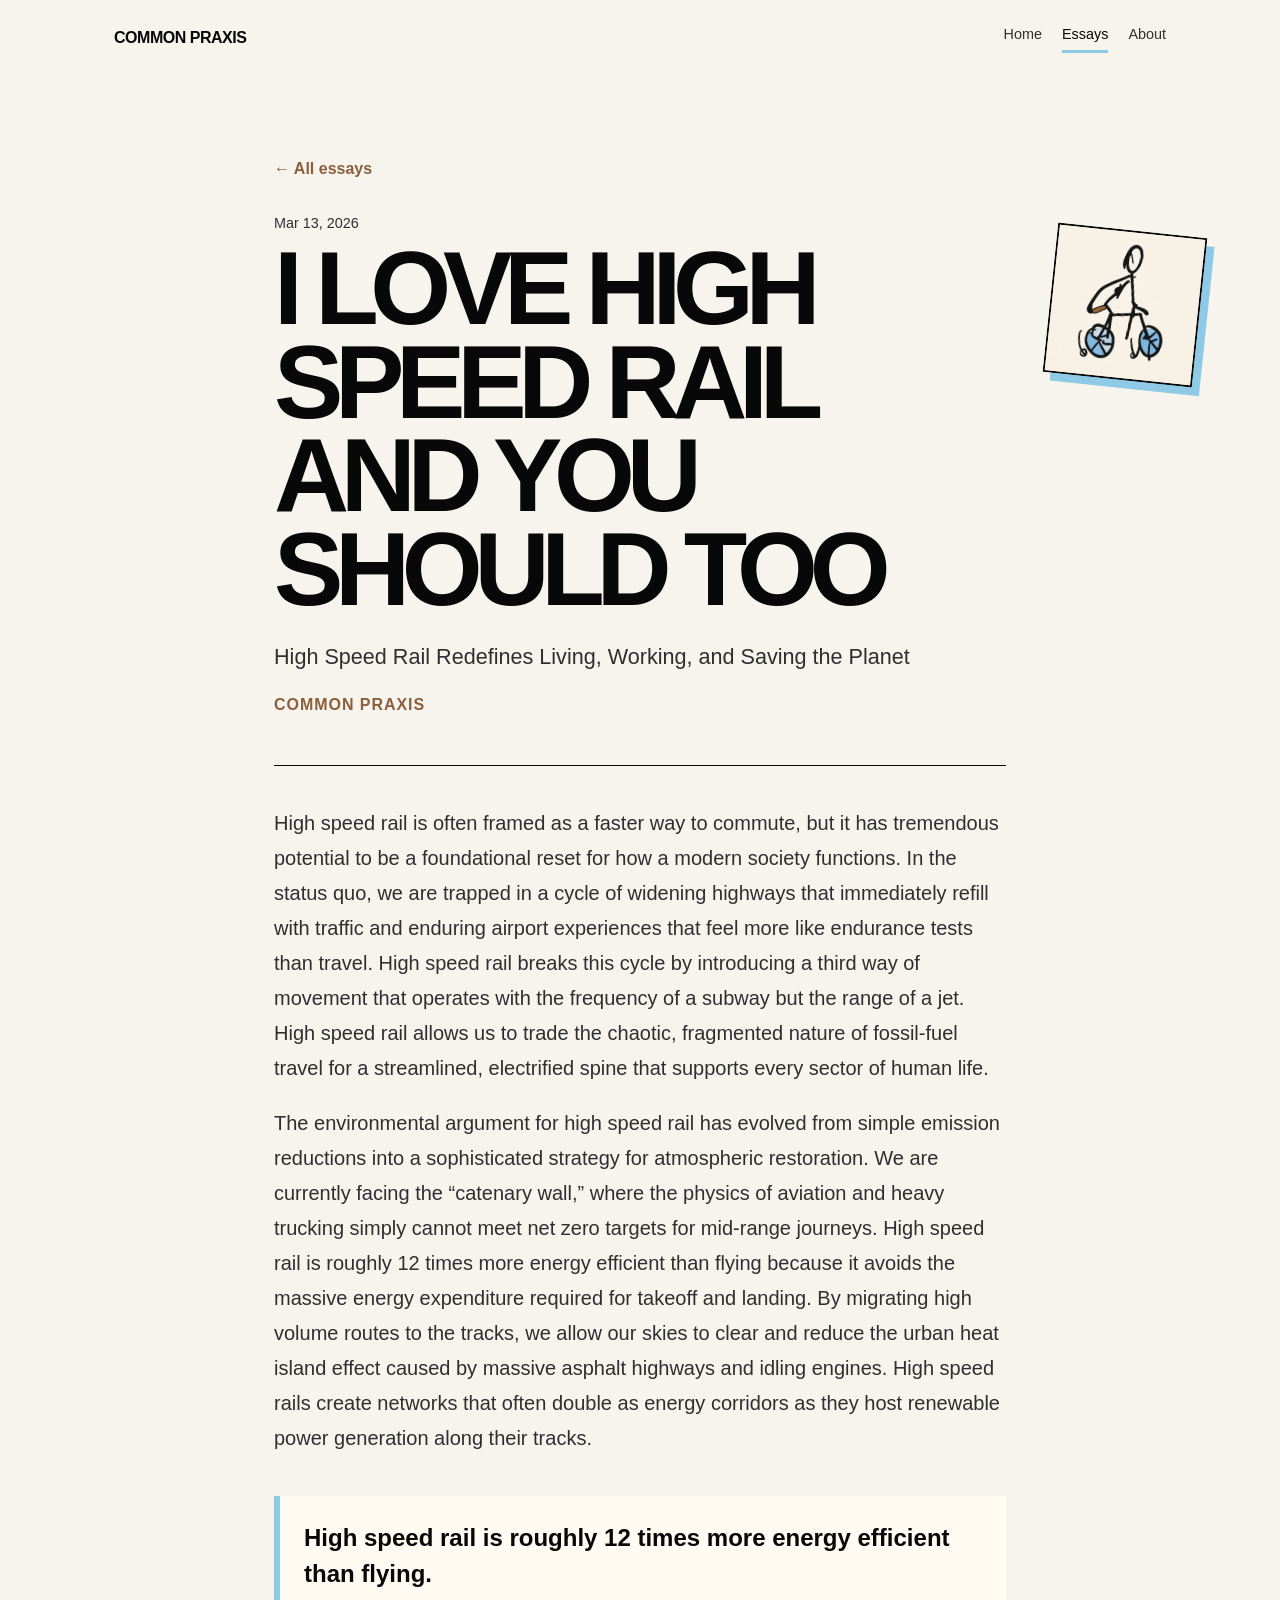
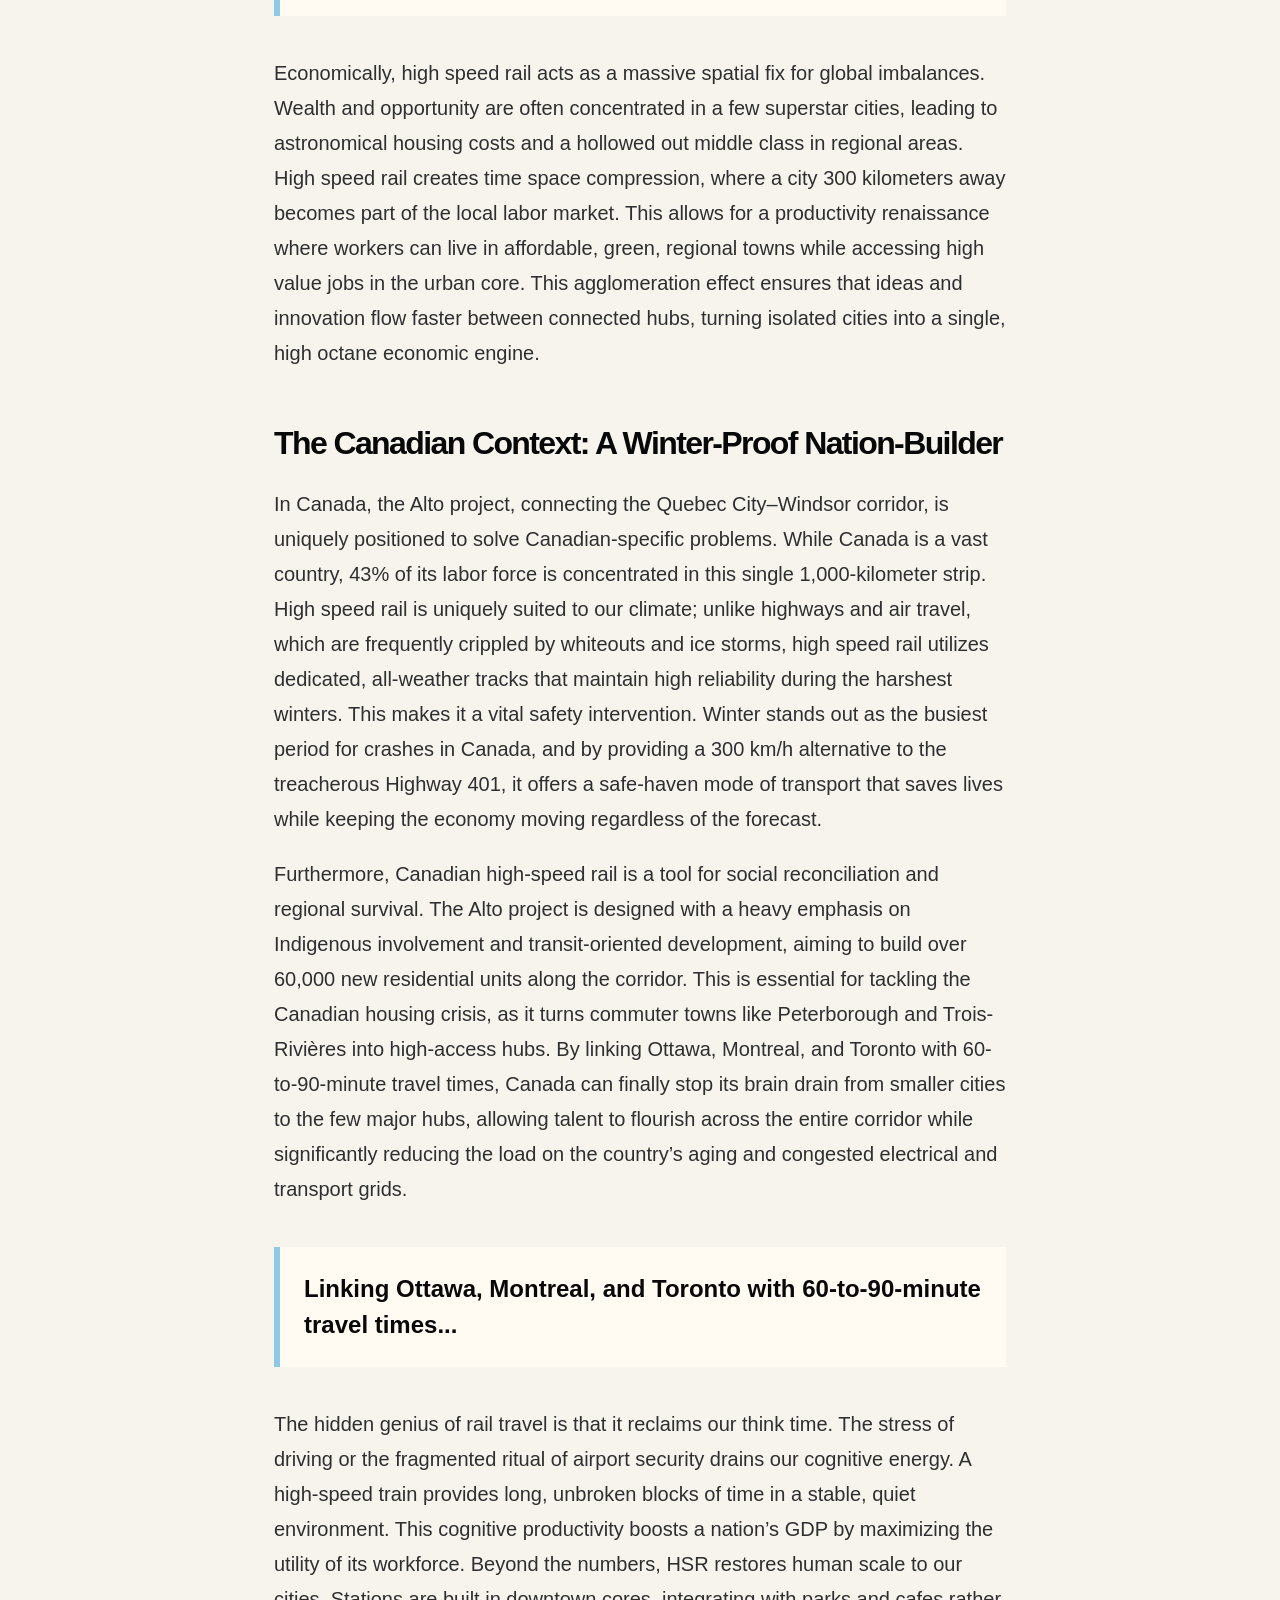
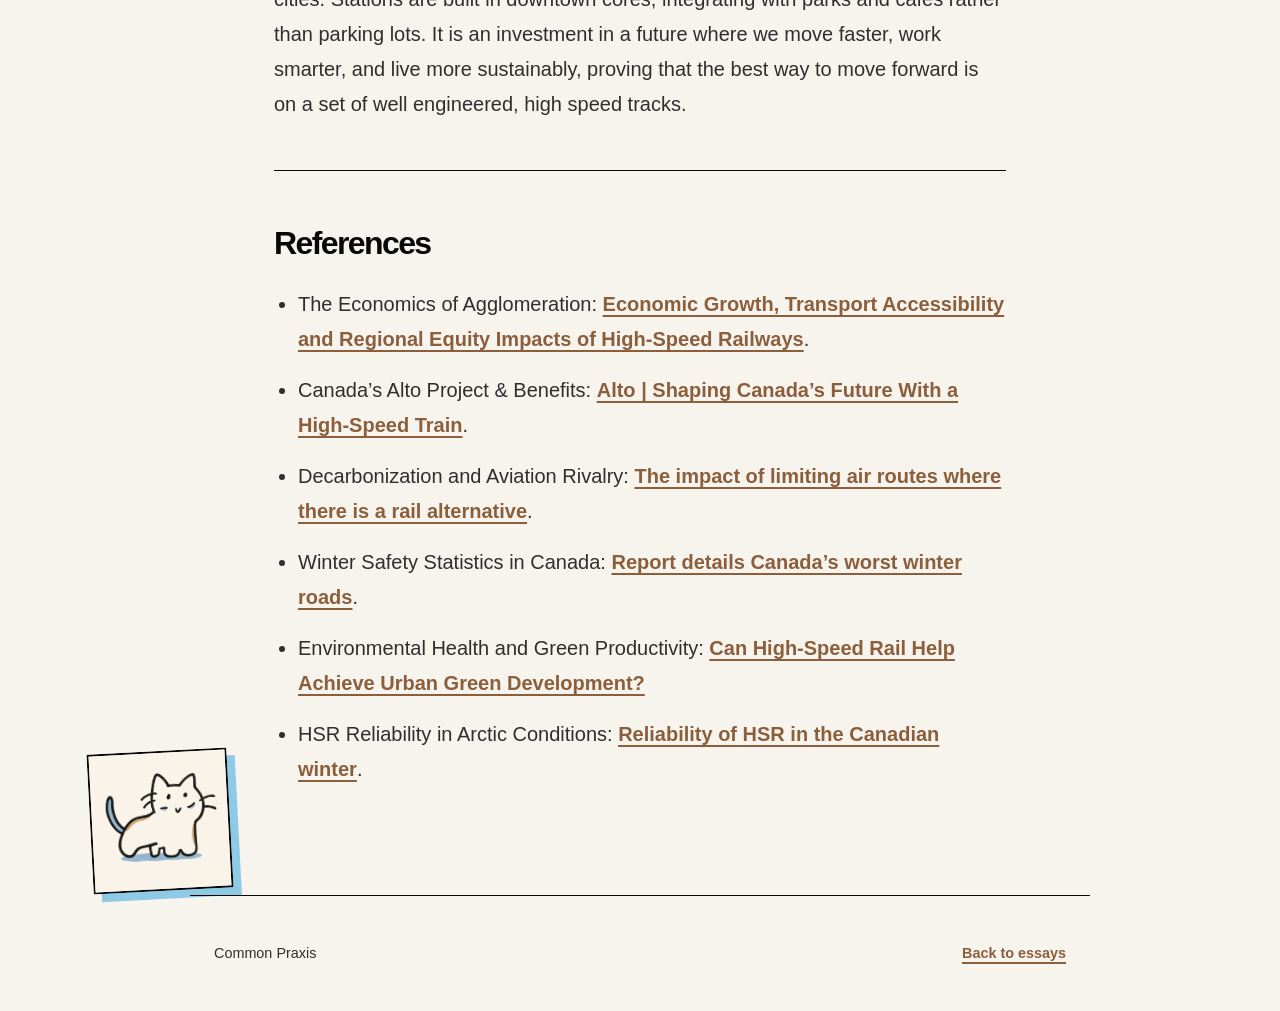
<file: essays/i-love-high-speed-rail/index.html>
<!DOCTYPE html>
<html lang="en">
<head>
  <link rel="icon" type="image/png" href="/assets/favicon.png" />
  <meta charset="UTF-8" />
  <meta name="viewport" content="width=device-width, initial-scale=1.0" />

  <title>I Love High Speed Rail and You Should Too | Common Praxis</title>

  <link rel="stylesheet" href="/css/style.css" />
</head>

<body>
  <div class="page-shell">

    <img src="/assets/doodles/bike.png" alt="" class="floating-doodle doodle-2">
    <img src="/assets/doodles/kitty.png" alt="" class="floating-doodle doodle-5">

    <header class="site-header">
      <a href="/" class="logo">Common Praxis</a>

      <nav class="nav">
        <a href="/">Home</a>
        <a href="/essays/" class="active">Essays</a>
        <a href="/about/">About</a>
      </nav>
    </header>

    <main class="site-main article-main">
      <article class="article">
        <a href="/essays/" class="back-link">← All essays</a>

        <header class="article-header">
          <p class="post-date">Mar 13, 2026</p>
          <h1>I Love High Speed Rail and You Should Too</h1>
          <p class="article-dek">
            High Speed Rail Redefines Living, Working, and Saving the Planet
        </p>
          <p class="article-author">
            Common Praxis
          </p>
        </header>

        <div class="article-body">
          <p> High speed rail is often framed as a faster way to commute, but it has tremendous potential to be a foundational reset for how a modern society functions. In the status quo, we are trapped in a cycle of widening highways that immediately refill with traffic and enduring airport experiences that feel more like endurance tests than travel. High speed rail breaks this cycle by introducing a third way of movement that operates with the frequency of a subway but the range of a jet. High speed rail allows us to trade the chaotic, fragmented nature of fossil-fuel travel for a streamlined, electrified spine that supports every sector of human life.</p>
          <p>The environmental argument for high speed rail has evolved from simple emission reductions into a sophisticated strategy for atmospheric restoration. We are currently facing the “catenary wall,” where the physics of aviation and heavy trucking simply cannot meet net zero targets for mid-range journeys. High speed rail is roughly 12 times more energy efficient than flying because it avoids the massive energy expenditure required for takeoff and landing. By migrating high volume routes to the tracks, we allow our skies to clear and reduce the urban heat island effect caused by massive asphalt highways and idling engines. High speed rails create networks that often double as energy corridors as they host renewable power generation along their tracks.</p>
          <blockquote>High speed rail is roughly 12 times more energy efficient than flying.</blockquote>
          <p> Economically, high speed rail acts as a massive spatial fix for global imbalances. Wealth and opportunity are often concentrated in a few superstar cities, leading to astronomical housing costs and a hollowed out middle class in regional areas. High speed rail creates time space compression, where a city 300 kilometers away becomes part of the local labor market. This allows for a productivity renaissance where workers can live in affordable, green, regional towns while accessing high value jobs in the urban core. This agglomeration effect ensures that ideas and innovation flow faster between connected hubs, turning isolated cities into a single, high octane economic engine.</p> 
          <h2>The Canadian Context: A Winter-Proof Nation-Builder</h2>
          <p> In Canada, the Alto project, connecting the Quebec City–Windsor corridor, is uniquely positioned to solve Canadian-specific problems. While Canada is a vast country, 43% of its labor force is concentrated in this single 1,000-kilometer strip. High speed rail is uniquely suited to our climate; unlike highways and air travel, which are frequently crippled by whiteouts and ice storms, high speed rail utilizes dedicated, all-weather tracks that maintain high reliability during the harshest winters. This makes it a vital safety intervention. Winter stands out as the busiest period for crashes in Canada, and by providing a 300 km/h alternative to the treacherous Highway 401, it offers a safe-haven mode of transport that saves lives while keeping the economy moving regardless of the forecast.</p>
          <p>Furthermore, Canadian high-speed rail is a tool for social reconciliation and regional survival. The Alto project is designed with a heavy emphasis on Indigenous involvement and transit-oriented development, aiming to build over 60,000 new residential units along the corridor. This is essential for tackling the Canadian housing crisis, as it turns commuter towns like Peterborough and Trois-Rivières into high-access hubs. By linking Ottawa, Montreal, and Toronto with 60-to-90-minute travel times, Canada can finally stop its brain drain from smaller cities to the few major hubs, allowing talent to flourish across the entire corridor while significantly reducing the load on the country’s aging and congested electrical and transport grids.</p>
          <blockquote>Linking Ottawa, Montreal, and Toronto with 60-to-90-minute travel times...</blockquote>
          <p>The hidden genius of rail travel is that it reclaims our think time. The stress of driving or the fragmented ritual of airport security drains our cognitive energy. A high-speed train provides long, unbroken blocks of time in a stable, quiet environment. This cognitive productivity boosts a nation’s GDP by maximizing the utility of its workforce. Beyond the numbers, HSR restores human scale to our cities. Stations are built in downtown cores, integrating with parks and cafes rather than parking lots. It is an investment in a future where we move faster, work smarter, and live more sustainably, proving that the best way to move forward is on a set of well engineered, high speed tracks.</p>
          <hr>

          <h2>References</h2>

<ul class="references-list">
  <li>
    The Economics of Agglomeration: 
    <a href="https://www.sciencedirect.com/science/article/pii/S0965856420306510?via%3Dihub" target="_blank" rel="noopener noreferrer">Economic Growth, Transport Accessibility and Regional Equity Impacts of High-Speed Railways</a>.
  </li>

  <li>
    Canada’s Alto Project & Benefits:
    <a href="https://en.consultation.altotrain.ca/consultation-platform-closed" target="_blank" rel="noopener noreferrer">Alto | Shaping Canada’s Future With a High-Speed Train</a>.
  </li>

  <li>
    Decarbonization and Aviation Rivalry:
    <a href="https://doi.org/10.1007/s10113-025-02366-0" target="_blank" rel="noopener noreferrer">The impact of limiting air routes where there is a rail alternative</a>.
  </li>

  <li>
    Winter Safety Statistics in Canada:
    <a href="https://www.theweathernetwork.com/en/news/weather/seasonal/report-details-canadas-worst-winter-roads-and-the-worst-time-to-drive" target="_blank" rel="noopener noreferrer">Report details Canada’s worst winter roads</a>.
  </li>

  <li>
    Environmental Health and Green Productivity:
    <a href="https://www.frontiersin.org/journals/environmental-science/articles/10.3389/fenvs.2022.894697/full" target="_blank" rel="noopener noreferrer">Can High-Speed Rail Help Achieve Urban Green Development?</a>
  </li>

  <li>
    HSR Reliability in Arctic Conditions:
    <a href="https://www.reddit.com/r/AltoHSR_Canada/comments/1r0xxyv/reliability_of_hsr_in_the_canadian_winter/" target="_blank" rel="noopener noreferrer">Reliability of HSR in the Canadian winter</a>.
  </li>
</ul>
         
    </div>
      </article>
    </main>

    <footer class="site-footer">
      <p>Common Praxis</p>
      <p><a href="/essays/">Back to essays</a></p>
    </footer>
  </div>
</body>
</html>
</file>
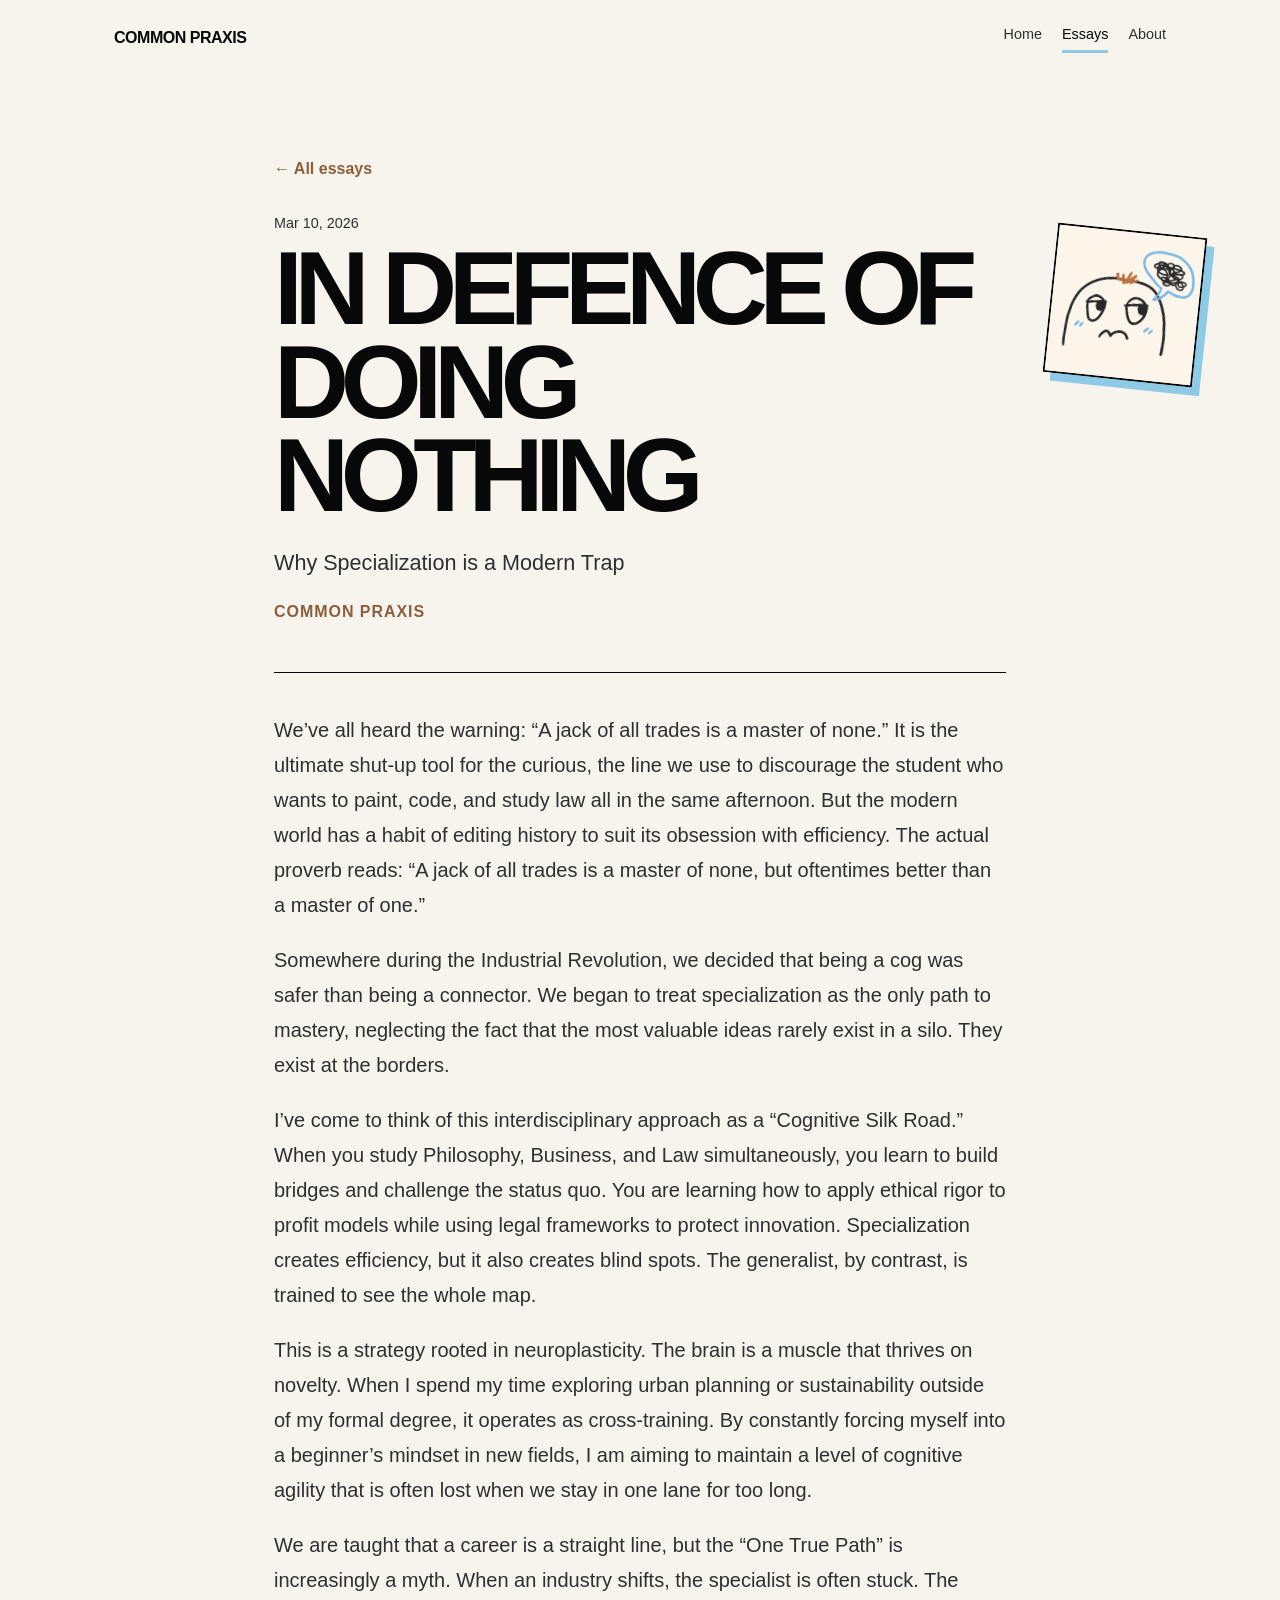
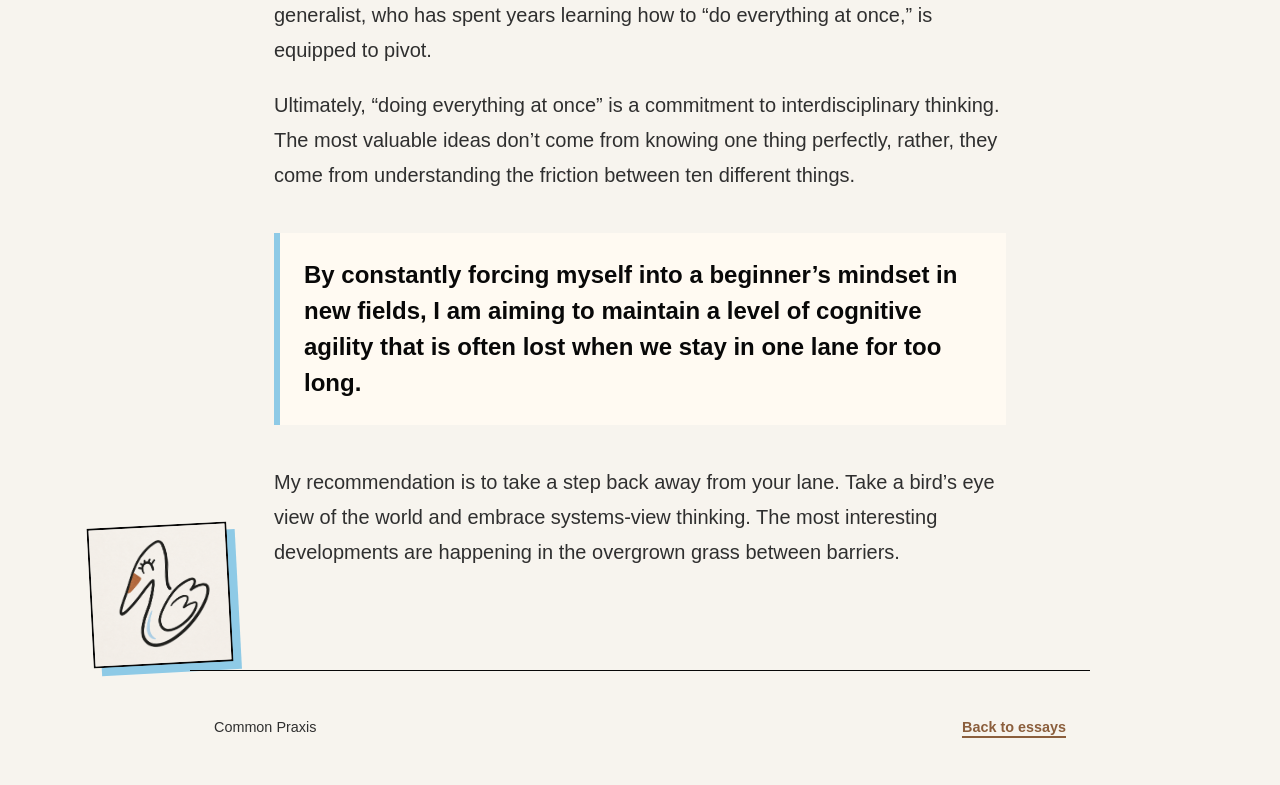
<file: essays/in-defence-of-doing-nothing/index.html>
<!DOCTYPE html>
<html lang="en">
<head>
  <link rel="icon" type="image/png" href="/assets/favicon.png" />
  <meta charset="UTF-8" />
  <meta name="viewport" content="width=device-width, initial-scale=1.0" />

  <title>In Defence of Doing Nothing | Common Praxis</title>

  <link rel="stylesheet" href="/css/style.css" />
</head>

<body>
  <div class="page-shell">

    <img src="/assets/doodles/thinker.png" alt="" class="floating-doodle doodle-2">
    <img src="/assets/doodles/swan.png" alt="" class="floating-doodle doodle-5">

    <header class="site-header">
      <a href="/" class="logo">Common Praxis</a>

      <nav class="nav">
        <a href="/">Home</a>
        <a href="/essays/" class="active">Essays</a>
        <a href="/about/">About</a>
      </nav>
    </header>

    <main class="site-main article-main">
      <article class="article">
        <a href="/essays/" class="back-link">← All essays</a>

        <header class="article-header">
          <p class="post-date">Mar 10, 2026</p>
          <h1>In Defence of Doing Nothing</h1>
          <p class="article-dek">
            Why Specialization is a Modern Trap
          </p>
          <p class="article-author">
            Common Praxis
          </p>
        </header>

        <div class="article-body">
          <p>
            We’ve all heard the warning: “A jack of all trades is a master of none.”
            It is the ultimate shut-up tool for the curious, the line we use to
            discourage the student who wants to paint, code, and study law all in
            the same afternoon. But the modern world has a habit of editing history
            to suit its obsession with efficiency. The actual proverb reads:
            “A jack of all trades is a master of none, but oftentimes better than
            a master of one.”
          </p>

          <p>
            Somewhere during the Industrial Revolution, we decided that being a cog
            was safer than being a connector. We began to treat specialization as
            the only path to mastery, neglecting the fact that the most valuable
            ideas rarely exist in a silo. They exist at the borders.
          </p>

          <p>
            I’ve come to think of this interdisciplinary approach as a “Cognitive
            Silk Road.” When you study Philosophy, Business, and Law simultaneously,
            you learn to build bridges and challenge the status quo. You are
            learning how to apply ethical rigor to profit models while using legal
            frameworks to protect innovation. Specialization creates efficiency,
            but it also creates blind spots. The generalist, by contrast, is trained
            to see the whole map.
          </p>

          <p>
            This is a strategy rooted in neuroplasticity. The brain is a muscle
            that thrives on novelty. When I spend my time exploring urban planning
            or sustainability outside of my formal degree, it operates as
            cross-training. By constantly forcing myself into a beginner’s mindset
            in new fields, I am aiming to maintain a level of cognitive agility
            that is often lost when we stay in one lane for too long.
          </p>

          <p>
            We are taught that a career is a straight line, but the “One True Path”
            is increasingly a myth. When an industry shifts, the specialist is
            often stuck. The generalist, who has spent years learning how to “do
            everything at once,” is equipped to pivot.
          </p>

          <p>
            Ultimately, “doing everything at once” is a commitment to
            interdisciplinary thinking. The most valuable ideas don’t come from
            knowing one thing perfectly, rather, they come from understanding the
            friction between ten different things.
          </p>

          <blockquote>
            By constantly forcing myself into a beginner’s mindset in new fields, I am aiming to maintain a level of cognitive agility that is often lost when we stay in one lane for too long.
          </blockquote>

          <p>
            My recommendation is to take a step back away from your lane. Take a
            bird’s eye view of the world and embrace systems-view thinking. The
            most interesting developments are happening in the overgrown grass
            between barriers.
          </p>
        </div>
      </article>
    </main>

    <footer class="site-footer">
      <p>Common Praxis</p>
      <p><a href="/essays/">Back to essays</a></p>
    </footer>
  </div>
</body>
</html>
</file>
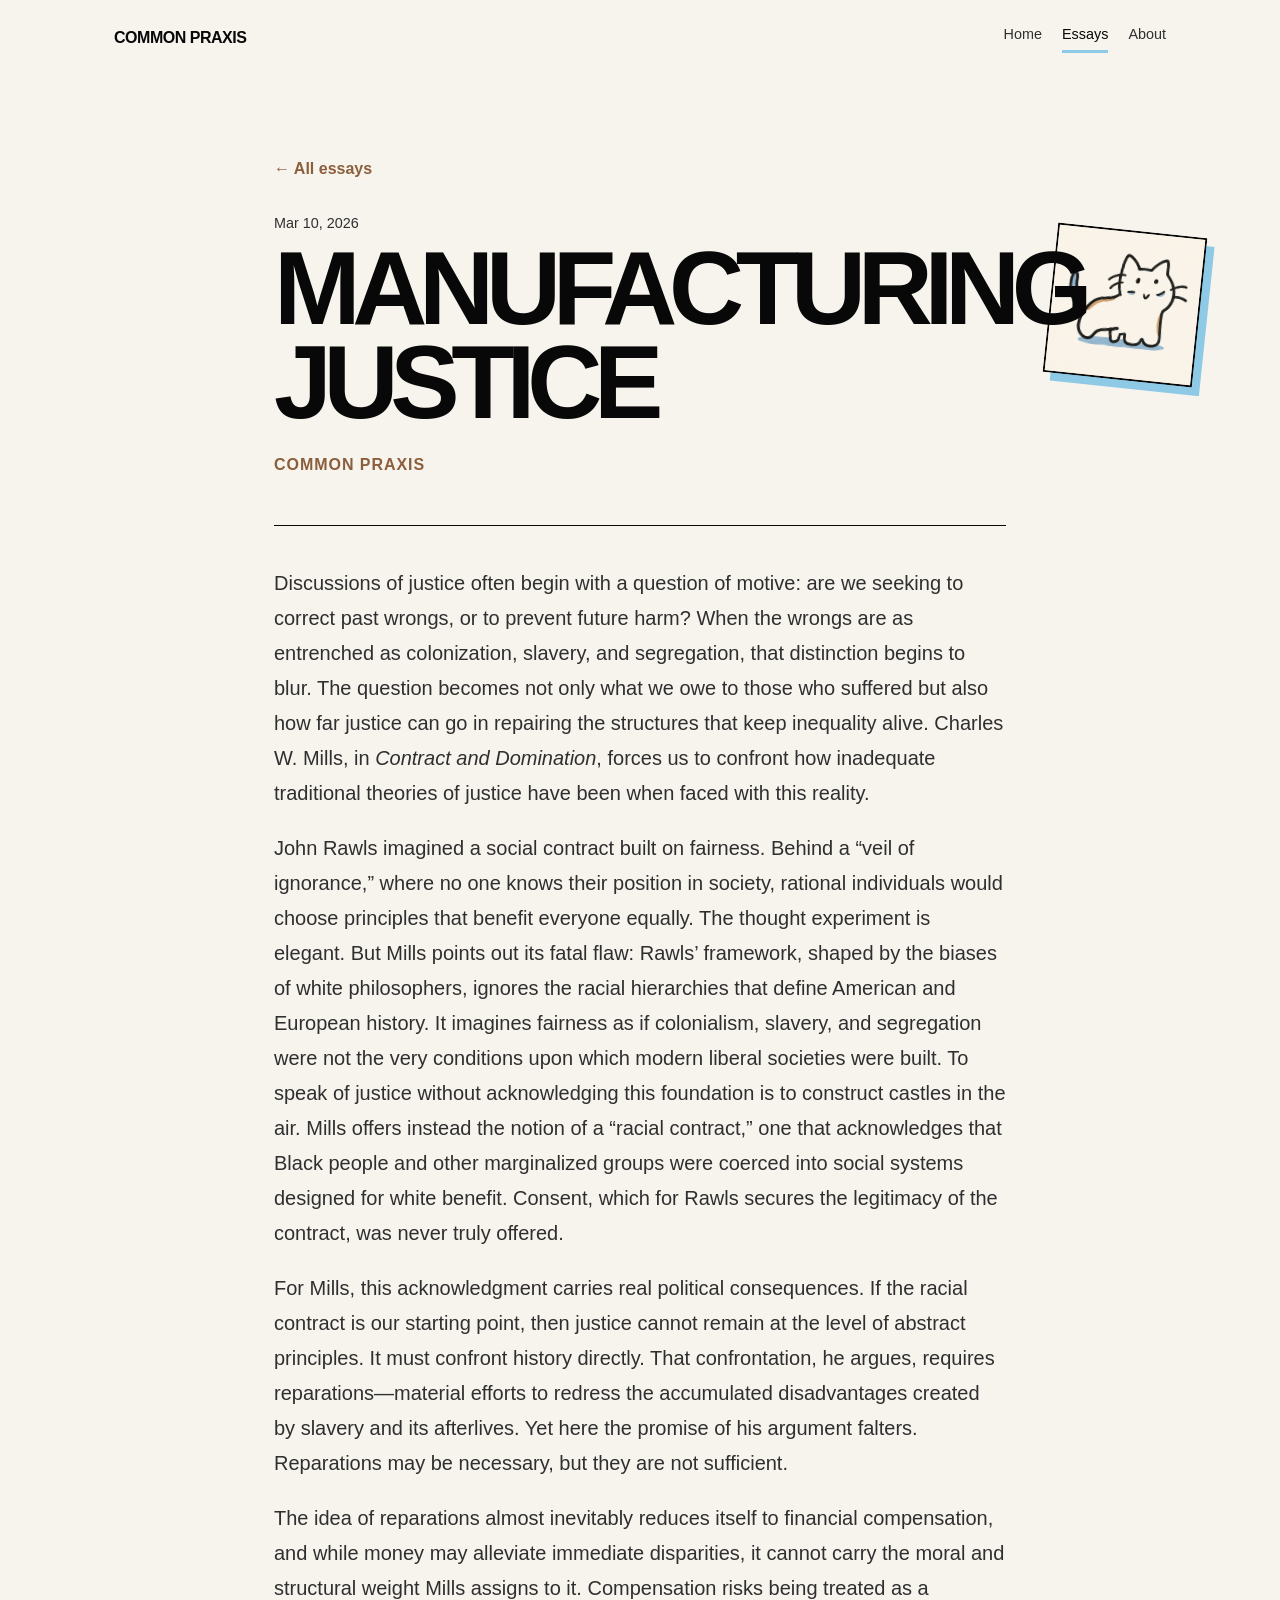
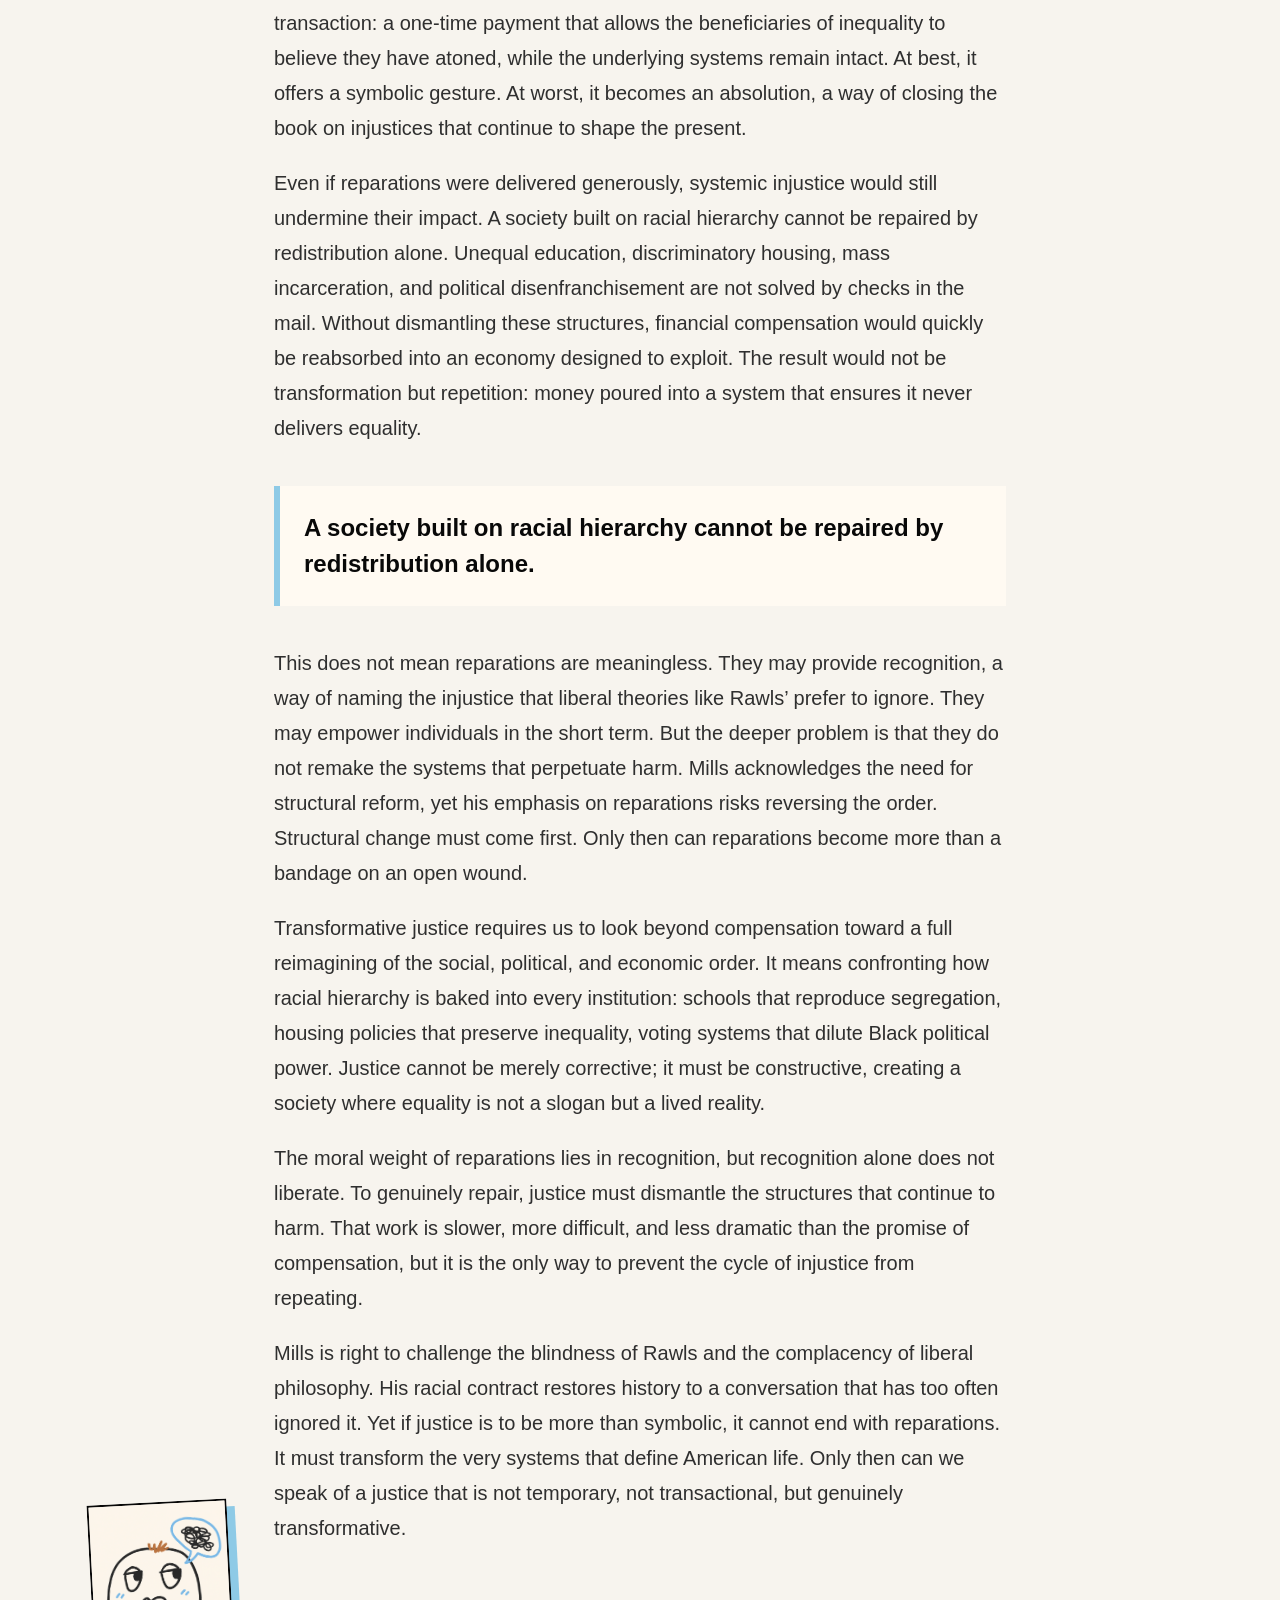
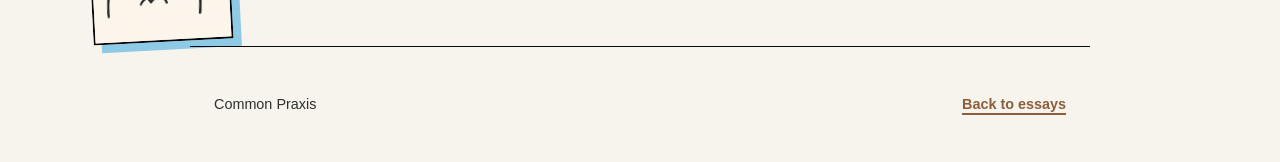
<file: essays/manufacturing-justice/index.html>
<!DOCTYPE html>
<html lang="en">
<head>
  <link rel="icon" type="image/png" href="/assets/favicon.png" />
  <meta charset="UTF-8" />
  <meta name="viewport" content="width=device-width, initial-scale=1.0" />

  <title>Manufacturing Justice | Common Praxis</title>

  <link rel="stylesheet" href="/css/style.css" />
</head>

<body>
  <div class="page-shell">

    <img src="/assets/doodles/kitty.png" alt="" class="floating-doodle doodle-2">
    <img src="/assets/doodles/thinker.png" alt="" class="floating-doodle doodle-5">

    <header class="site-header">
      <a href="/" class="logo">Common Praxis</a>

      <nav class="nav">
        <a href="/">Home</a>
        <a href="/essays/" class="active">Essays</a>
        <a href="/about/">About</a>
      </nav>
    </header>

    <main class="site-main article-main">
      <article class="article">
        <a href="/essays/" class="back-link">← All essays</a>

        <header class="article-header">
          <p class="post-date">Mar 10, 2026</p>
          <h1>Manufacturing Justice</h1>
          <p class="article-dek">
            
          </p>
          <p class="article-author">
            Common Praxis
          </p>
        </header>

        <div class="article-body">
          <p>Discussions of justice often begin with a question of motive: are we seeking to correct past wrongs, or to prevent future harm? When the wrongs are as entrenched as colonization, slavery, and segregation, that distinction begins to blur. The question becomes not only what we owe to those who suffered but also how far justice can go in repairing the structures that keep inequality alive. Charles W. Mills, in <em>Contract and Domination</em>, forces us to confront how inadequate traditional theories of justice have been when faced with this reality.</p>
          <p> John Rawls imagined a social contract built on fairness. Behind a “veil of ignorance,” where no one knows their position in society, rational individuals would choose principles that benefit everyone equally. The thought experiment is elegant. But Mills points out its fatal flaw: Rawls’ framework, shaped by the biases of white philosophers, ignores the racial hierarchies that define American and European history. It imagines fairness as if colonialism, slavery, and segregation were not the very conditions upon which modern liberal societies were built. To speak of justice without acknowledging this foundation is to construct castles in the air. Mills offers instead the notion of a “racial contract,” one that acknowledges that Black people and other marginalized groups were coerced into social systems designed for white benefit. Consent, which for Rawls secures the legitimacy of the contract, was never truly offered.</p>
          <p>For Mills, this acknowledgment carries real political consequences. If the racial contract is our starting point, then justice cannot remain at the level of abstract principles. It must confront history directly. That confrontation, he argues, requires reparations—material efforts to redress the accumulated disadvantages created by slavery and its afterlives. Yet here the promise of his argument falters. Reparations may be necessary, but they are not sufficient.</p>
          <p>The idea of reparations almost inevitably reduces itself to financial compensation, and while money may alleviate immediate disparities, it cannot carry the moral and structural weight Mills assigns to it. Compensation risks being treated as a transaction: a one-time payment that allows the beneficiaries of inequality to believe they have atoned, while the underlying systems remain intact. At best, it offers a symbolic gesture. At worst, it becomes an absolution, a way of closing the book on injustices that continue to shape the present.</p>
          <p>Even if reparations were delivered generously, systemic injustice would still undermine their impact. A society built on racial hierarchy cannot be repaired by redistribution alone. Unequal education, discriminatory housing, mass incarceration, and political disenfranchisement are not solved by checks in the mail. Without dismantling these structures, financial compensation would quickly be reabsorbed into an economy designed to exploit. The result would not be transformation but repetition: money poured into a system that ensures it never delivers equality.</p>
          <blockquote> A society built on racial hierarchy cannot be repaired by redistribution alone.</blockquote>
          <p>This does not mean reparations are meaningless. They may provide recognition, a way of naming the injustice that liberal theories like Rawls’ prefer to ignore. They may empower individuals in the short term. But the deeper problem is that they do not remake the systems that perpetuate harm. Mills acknowledges the need for structural reform, yet his emphasis on reparations risks reversing the order. Structural change must come first. Only then can reparations become more than a bandage on an open wound.</p>
          <p>Transformative justice requires us to look beyond compensation toward a full reimagining of the social, political, and economic order. It means confronting how racial hierarchy is baked into every institution: schools that reproduce segregation, housing policies that preserve inequality, voting systems that dilute Black political power. Justice cannot be merely corrective; it must be constructive, creating a society where equality is not a slogan but a lived reality.</p>
          <p>The moral weight of reparations lies in recognition, but recognition alone does not liberate. To genuinely repair, justice must dismantle the structures that continue to harm. That work is slower, more difficult, and less dramatic than the promise of compensation, but it is the only way to prevent the cycle of injustice from repeating.</p>
          <p>Mills is right to challenge the blindness of Rawls and the complacency of liberal philosophy. His racial contract restores history to a conversation that has too often ignored it. Yet if justice is to be more than symbolic, it cannot end with reparations. It must transform the very systems that define American life. Only then can we speak of a justice that is not temporary, not transactional, but genuinely transformative.</p>
        </div>
      </article>
    </main>

    <footer class="site-footer">
      <p>Common Praxis</p>
      <p><a href="/essays/">Back to essays</a></p>
    </footer>
  </div>
</body>
</html>
</file>
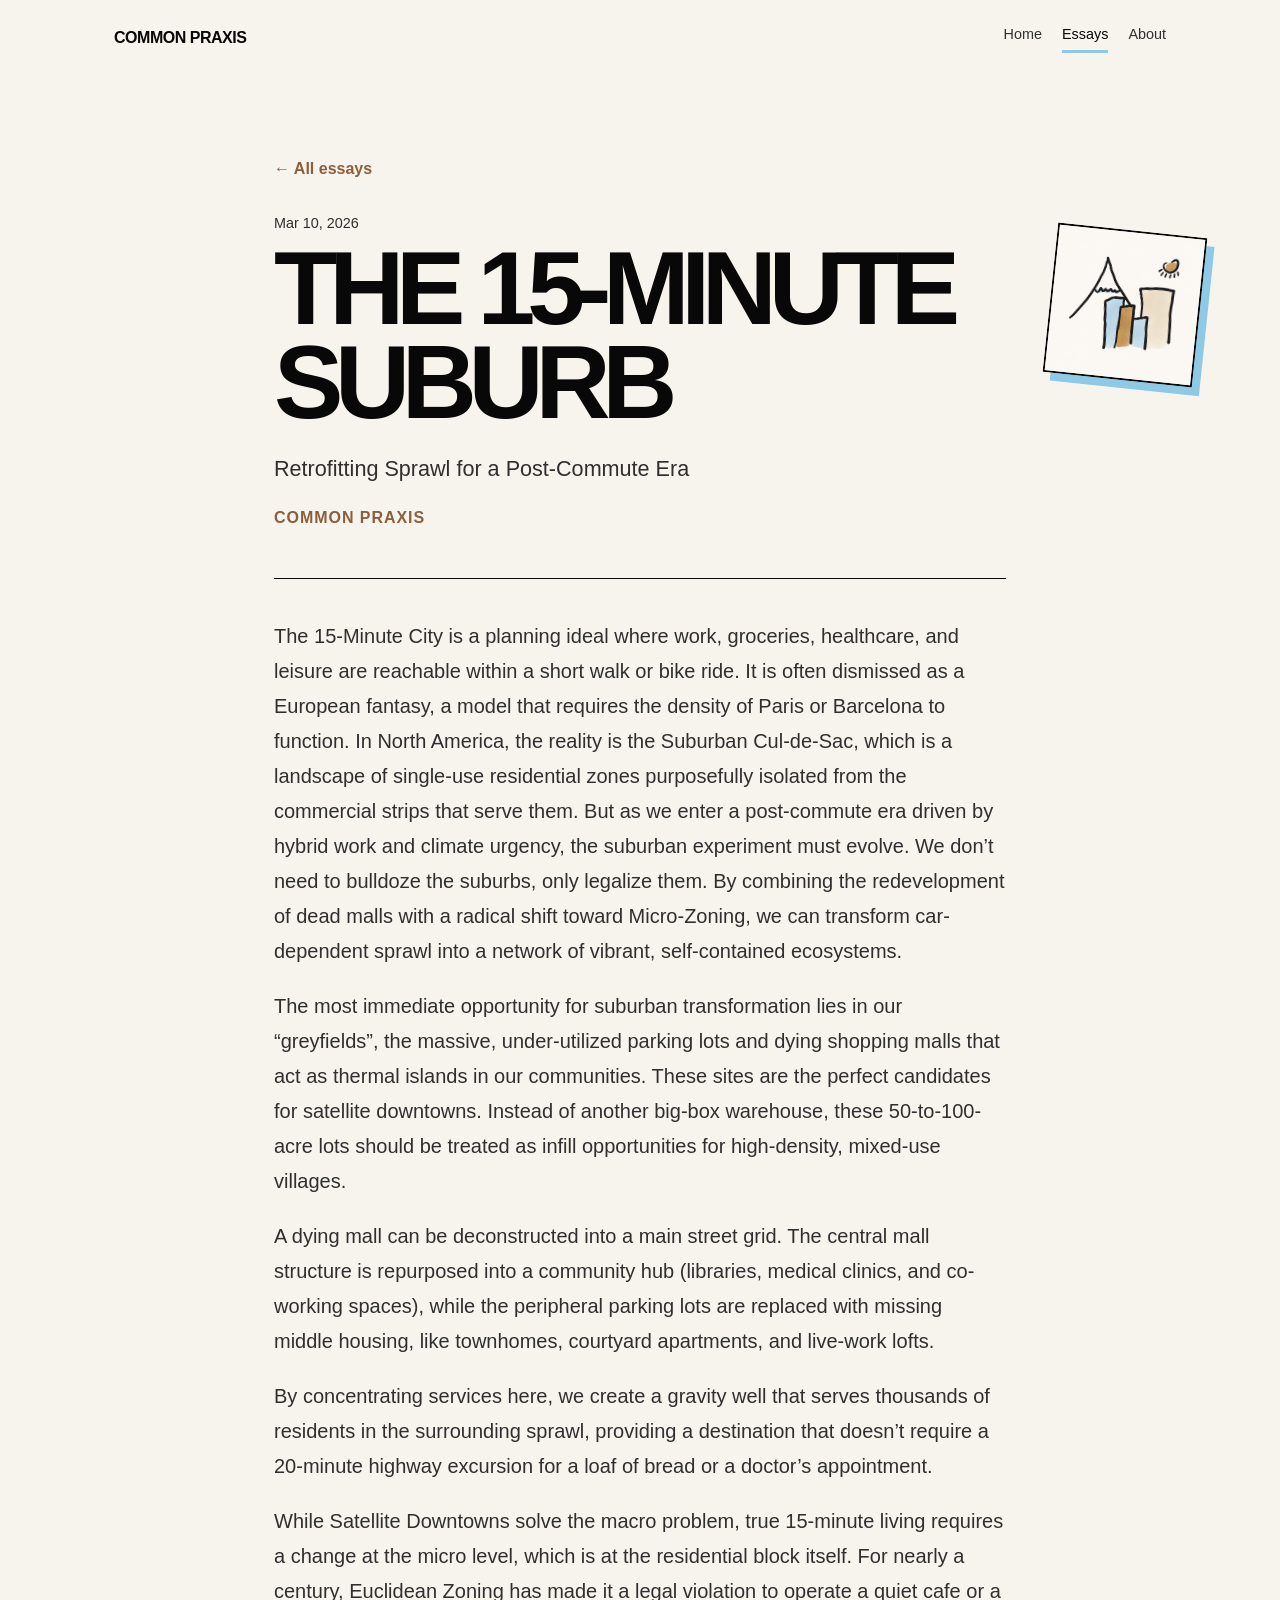
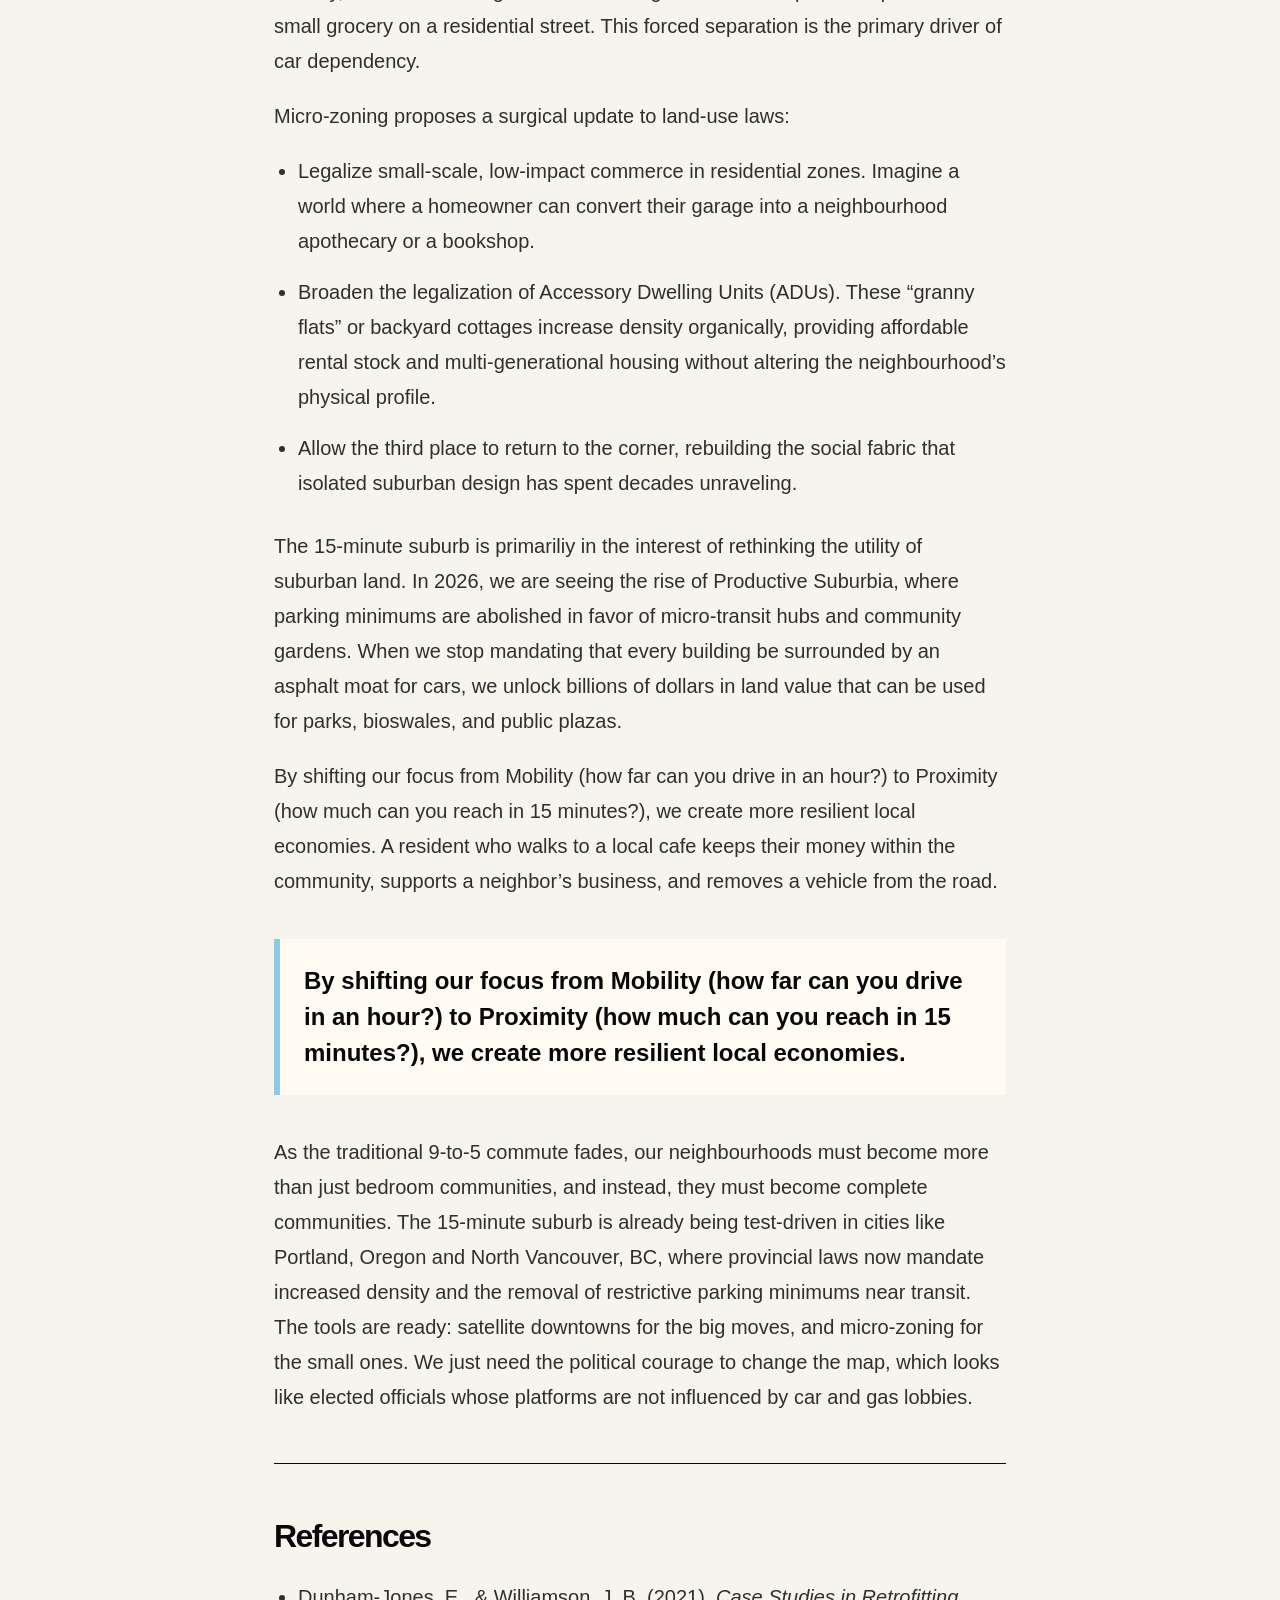
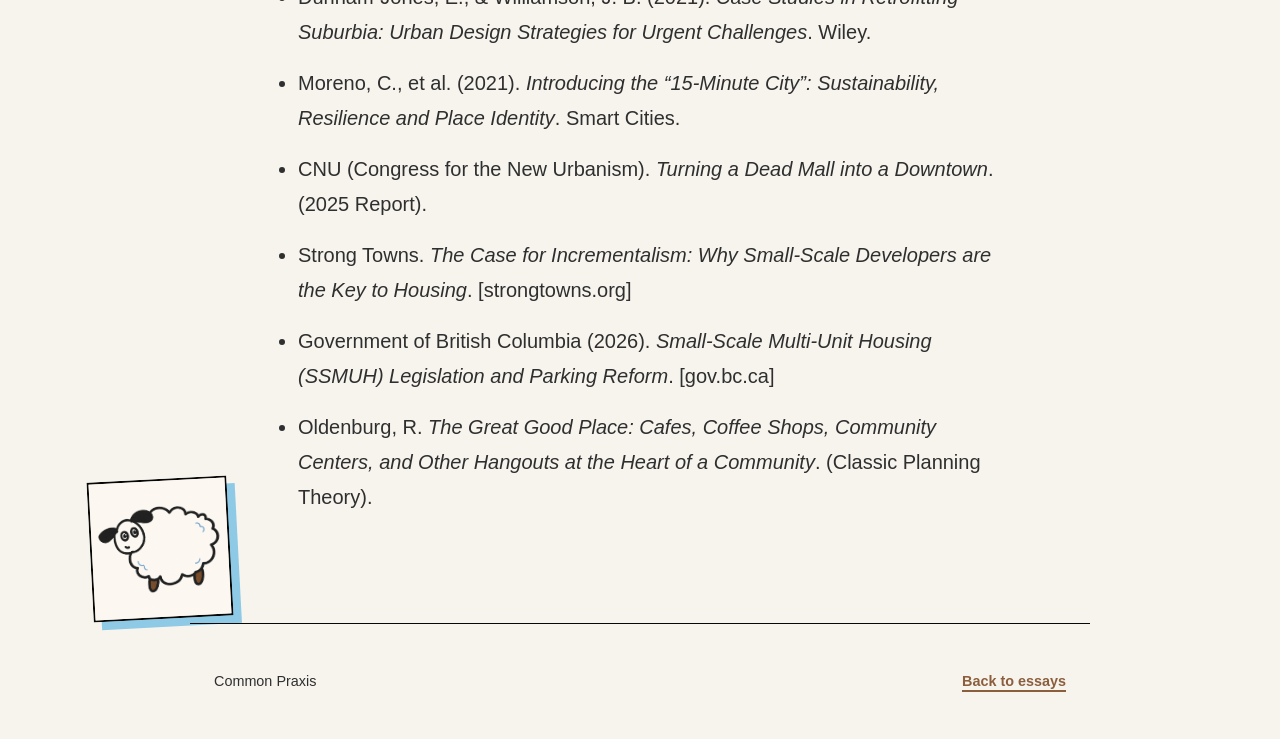
<file: essays/the-15-minute-suburb/index.html>
<!DOCTYPE html>
<html lang="en">
<head>
  <link rel="icon" type="image/png" href="/assets/favicon.png" />
  <meta charset="UTF-8" />
  <meta name="viewport" content="width=device-width, initial-scale=1.0" />

  <title>The 15-Minute Suburb | Common Praxis</title>

  <link rel="stylesheet" href="/css/style.css" />
</head>

<body>
  <div class="page-shell">

    <img src="/assets/doodles/city.png" alt="" class="floating-doodle doodle-2">
    <img src="/assets/doodles/sheep.png" alt="" class="floating-doodle doodle-5">

    <header class="site-header">
      <a href="/" class="logo">Common Praxis</a>

      <nav class="nav">
        <a href="/">Home</a>
        <a href="/essays/" class="active">Essays</a>
        <a href="/about/">About</a>
      </nav>
    </header>

    <main class="site-main article-main">
      <article class="article">
        <a href="/essays/" class="back-link">← All essays</a>

        <header class="article-header">
          <p class="post-date">Mar 10, 2026</p>
          <h1>The 15-Minute Suburb</h1>
          <p class="article-dek">
            Retrofitting Sprawl for a Post-Commute Era
          </p>
          <p class="article-author">
            Common Praxis
          </p>
        </header>

        <div class="article-body">
          <p> The 15-Minute City is a planning ideal where work, groceries, healthcare, and leisure are reachable within a short walk or bike ride. It is often dismissed as a European fantasy, a model that requires the density of Paris or Barcelona to function. In North America, the reality is the Suburban Cul-de-Sac, which is a landscape of single-use residential zones purposefully isolated from the commercial strips that serve them. But as we enter a post-commute era driven by hybrid work and climate urgency, the suburban experiment must evolve. We don’t need to bulldoze the suburbs, only legalize them. By combining the redevelopment of dead malls with a radical shift toward Micro-Zoning, we can transform car-dependent sprawl into a network of vibrant, self-contained ecosystems.</p>

          <p> The most immediate opportunity for suburban transformation lies in our “greyfields”, the massive, under-utilized parking lots and dying shopping malls that act as thermal islands in our communities. These sites are the perfect candidates for satellite downtowns. Instead of another big-box warehouse, these 50-to-100-acre lots should be treated as infill opportunities for high-density, mixed-use villages.</p>
          <p> A dying mall can be deconstructed into a main street grid. The central mall structure is repurposed into a community hub (libraries, medical clinics, and co-working spaces), while the peripheral parking lots are replaced with missing middle housing, like townhomes, courtyard apartments, and live-work lofts.</p>
          <p> By concentrating services here, we create a gravity well that serves thousands of residents in the surrounding sprawl, providing a destination that doesn’t require a 20-minute highway excursion for a loaf of bread or a doctor’s appointment.</p>
          <p> While Satellite Downtowns solve the macro problem, true 15-minute living requires a change at the micro level, which is at the residential block itself. For nearly a century, Euclidean Zoning has made it a legal violation to operate a quiet cafe or a small grocery on a residential street. This forced separation is the primary driver of car dependency.</p>
          <p> Micro-zoning proposes a surgical update to land-use laws:</p>
          <ul>
            <li>
                 Legalize small-scale, low-impact commerce in residential zones. Imagine a world where a homeowner can convert their garage into a neighbourhood apothecary or a bookshop.
  </li>

  <li>
    Broaden the legalization of Accessory Dwelling Units (ADUs). These “granny flats” or backyard cottages increase density organically, providing affordable rental stock and multi-generational housing without altering the neighbourhood’s physical profile.
  </li>

  <li>
    Allow the third place to return to the corner, rebuilding the social fabric that isolated suburban design has spent decades unraveling.
  </li>
</ul>

<p> The 15-minute suburb is primariliy in the interest of rethinking the utility of suburban land. In 2026, we are seeing the rise of Productive Suburbia, where parking minimums are abolished in favor of micro-transit hubs and community gardens. When we stop mandating that every building be surrounded by an asphalt moat for cars, we unlock billions of dollars in land value that can be used for parks, bioswales, and public plazas.</p>
<p> By shifting our focus from Mobility (how far can you drive in an hour?) to Proximity (how much can you reach in 15 minutes?), we create more resilient local economies. A resident who walks to a local cafe keeps their money within the community, supports a neighbor’s business, and removes a vehicle from the road.</p>         
<blockquote> By shifting our focus from Mobility (how far can you drive in an hour?) to Proximity (how much can you reach in 15 minutes?), we create more resilient local economies.</blockquote>
<p>As the traditional 9-to-5 commute fades, our neighbourhoods must become more than just bedroom communities, and instead, they must become complete communities. The 15-minute suburb is already being test-driven in cities like Portland, Oregon and North Vancouver, BC, where provincial laws now mandate increased density and the removal of restrictive parking minimums near transit. The tools are ready: satellite downtowns for the big moves, and micro-zoning for the small ones. We just need the political courage to change the map, which looks like elected officials whose platforms are not influenced by car and gas lobbies.</p>
<hr>

          <h2>References</h2>

          <ul class="references-list">
        <li>Dunham-Jones, E., & Williamson, J. B. (2021). <em>Case Studies in Retrofitting Suburbia: Urban Design Strategies for Urgent Challenges</em>. Wiley.</li>   
        <li> Moreno, C., et al. (2021). <em>Introducing the “15-Minute City”: Sustainability, Resilience and Place Identity</em>. Smart Cities.</li>
        <li>CNU (Congress for the New Urbanism). <em>Turning a Dead Mall into a Downtown</em>. (2025 Report).</li>
            <li>Strong Towns. <em>The Case for Incrementalism: Why Small-Scale Developers are the Key to Housing</em>. [strongtowns.org]</li>
            <li> Government of British Columbia (2026). <em>Small-Scale Multi-Unit Housing (SSMUH) Legislation and Parking Reform</em>. [gov.bc.ca]</li>
        <li> Oldenburg, R. <em>The Great Good Place: Cafes, Coffee Shops, Community Centers, and Other Hangouts at the Heart of a Community</em>. (Classic Planning Theory).</li>
        </ul>
         
    </div>
      </article>
    </main>

    <footer class="site-footer">
      <p>Common Praxis</p>
      <p><a href="/essays/">Back to essays</a></p>
    </footer>
  </div>
</body>
</html>
</file>
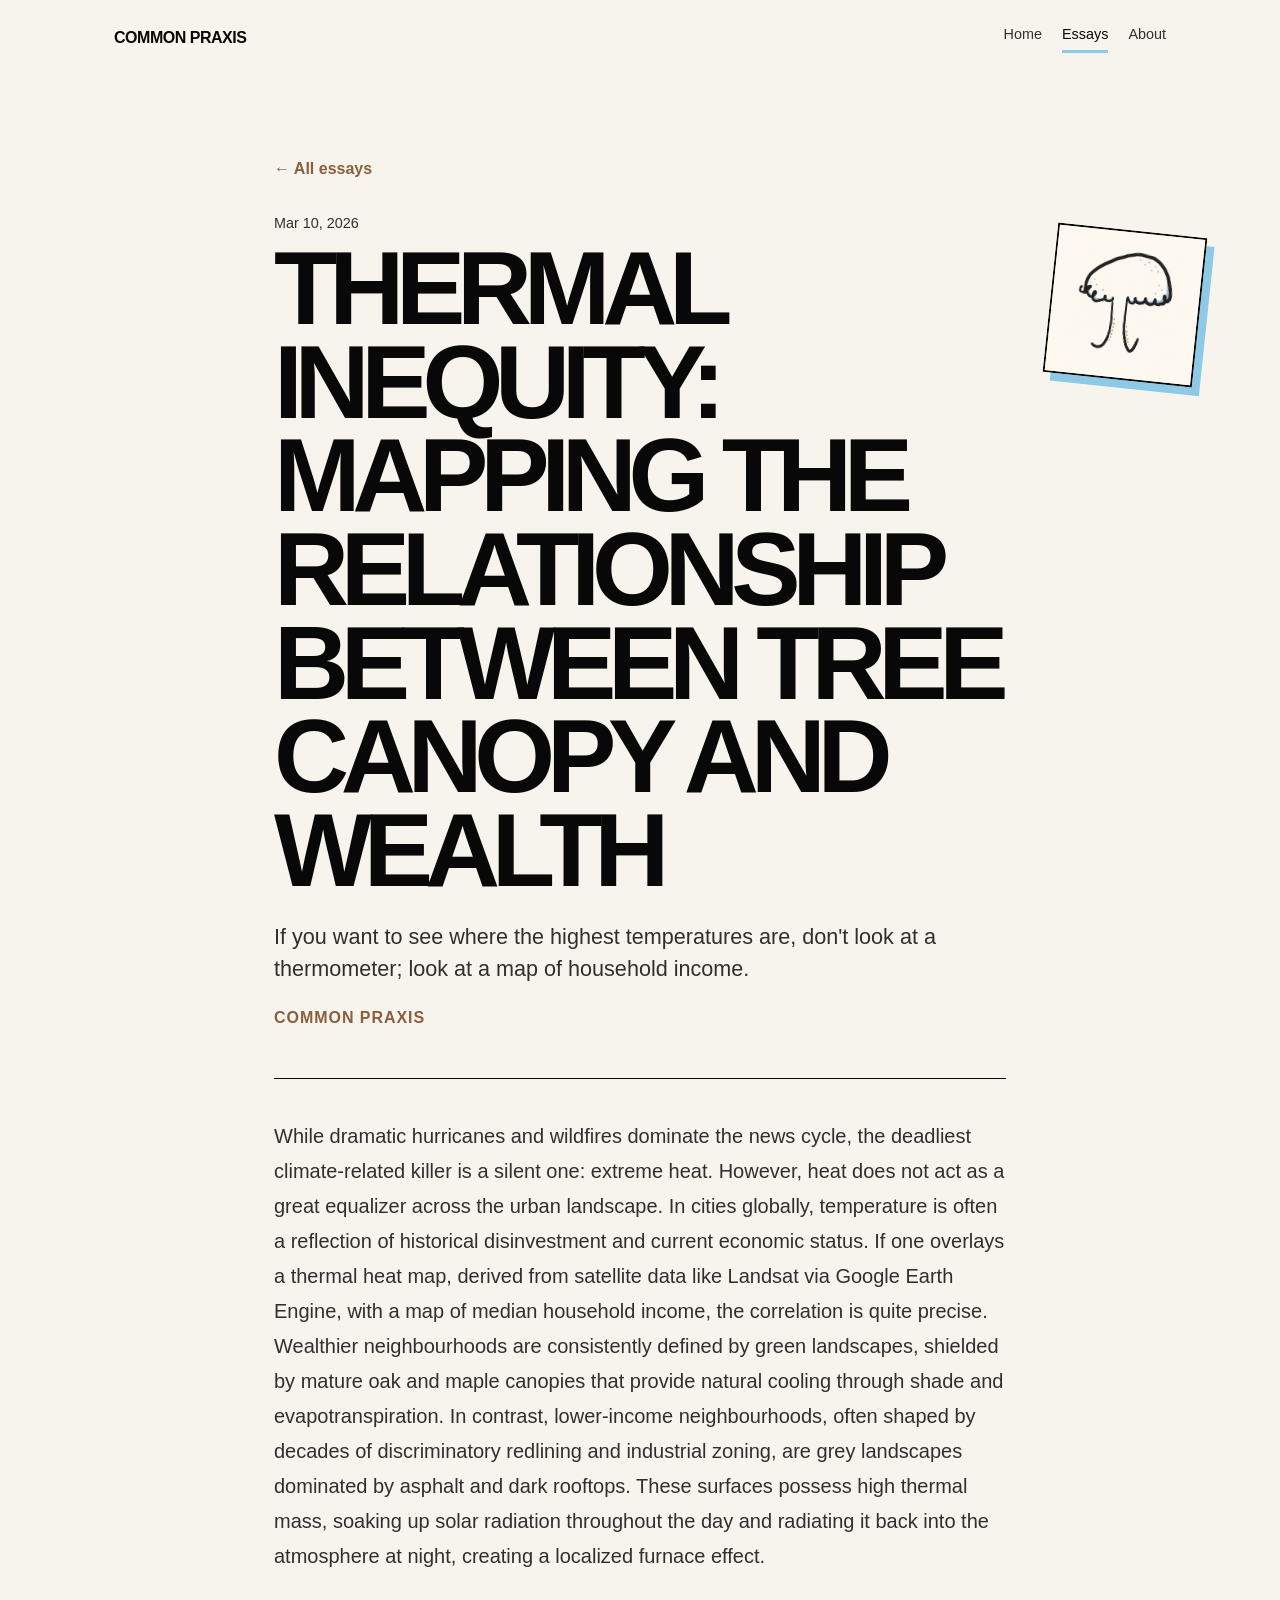
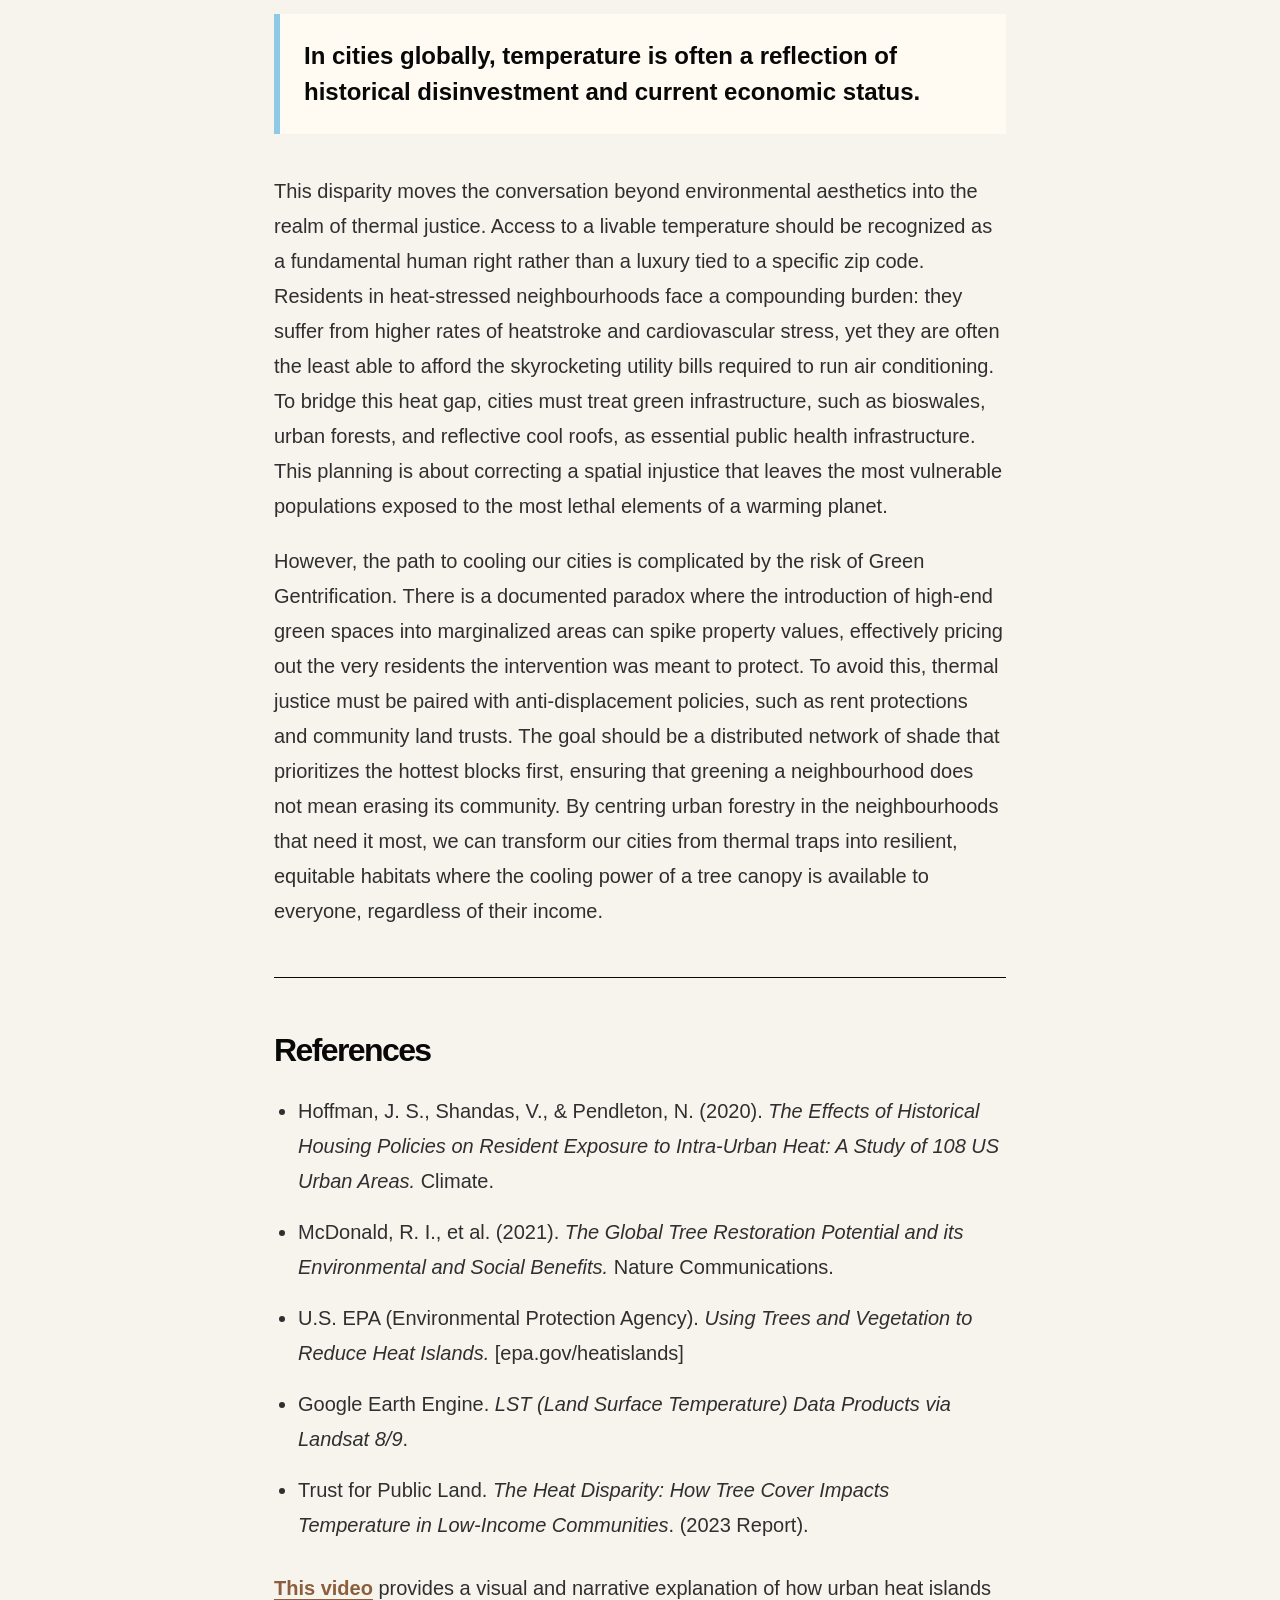
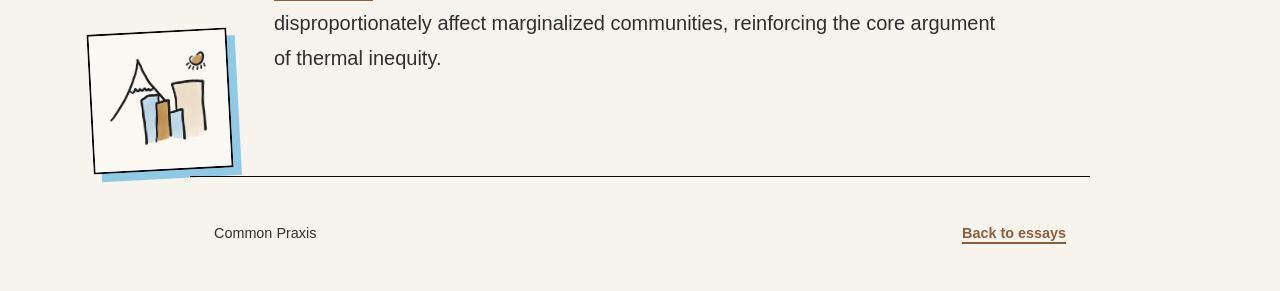
<file: essays/thermal-inequity/index.html>
<!DOCTYPE html>
<html lang="en">
<head>
  <link rel="icon" type="image/png" href="/assets/favicon.png" />
  <meta charset="UTF-8" />
  <meta name="viewport" content="width=device-width, initial-scale=1.0" />

  <title>Thermal Inequity: Mapping the Relationship Between Tree Canopy and Wealth | Common Praxis</title>

  <link rel="stylesheet" href="/css/style.css" />
</head>

<body>
  <div class="page-shell">

    <img src="/assets/doodles/tree.png" alt="" class="floating-doodle doodle-2">
    <img src="/assets/doodles/city.png" alt="" class="floating-doodle doodle-5">

    <header class="site-header">
      <a href="/" class="logo">Common Praxis</a>

      <nav class="nav">
        <a href="/">Home</a>
        <a href="/essays/" class="active">Essays</a>
        <a href="/about/">About</a>
      </nav>
    </header>

    <main class="site-main article-main">
      <article class="article">
        <a href="/essays/" class="back-link">← All essays</a>

        <header class="article-header">
          <p class="post-date">Mar 10, 2026</p>
          <h1>Thermal Inequity: Mapping the Relationship Between Tree Canopy and Wealth</h1>
          <p class="article-dek">
            If you want to see where the highest temperatures are, don't look at a thermometer; look at a map of household income.
          </p>
          <p class="article-author">
            Common Praxis
          </p>
        </header>

        <div class="article-body">
          <p>While dramatic hurricanes and wildfires dominate the news cycle, the deadliest climate-related killer is a silent one: extreme heat. However, heat does not act as a great equalizer across the urban landscape. In cities globally, temperature is often a reflection of historical disinvestment and current economic status. If one overlays a thermal heat map, derived from satellite data like Landsat via Google Earth Engine, with a map of median household income, the correlation is quite precise. Wealthier neighbourhoods are consistently defined by green landscapes, shielded by mature oak and maple canopies that provide natural cooling through shade and evapotranspiration. In contrast, lower-income neighbourhoods, often shaped by decades of discriminatory redlining and industrial zoning, are grey landscapes dominated by asphalt and dark rooftops. These surfaces possess high thermal mass, soaking up solar radiation throughout the day and radiating it back into the atmosphere at night, creating a localized furnace effect.</p>
          <blockquote>In cities globally, temperature is often a reflection of historical disinvestment and current economic status.</blockquote>
          <p> This disparity moves the conversation beyond environmental aesthetics into the realm of thermal justice. Access to a livable temperature should be recognized as a fundamental human right rather than a luxury tied to a specific zip code. Residents in heat-stressed neighbourhoods face a compounding burden: they suffer from higher rates of heatstroke and cardiovascular stress, yet they are often the least able to afford the skyrocketing utility bills required to run air conditioning. To bridge this heat gap, cities must treat green infrastructure, such as bioswales, urban forests, and reflective cool roofs, as essential public health infrastructure. This planning is about correcting a spatial injustice that leaves the most vulnerable populations exposed to the most lethal elements of a warming planet.</p>
          <p> However, the path to cooling our cities is complicated by the risk of Green Gentrification. There is a documented paradox where the introduction of high-end green spaces into marginalized areas can spike property values, effectively pricing out the very residents the intervention was meant to protect. To avoid this, thermal justice must be paired with anti-displacement policies, such as rent protections and community land trusts. The goal should be a distributed network of shade that prioritizes the hottest blocks first, ensuring that greening a neighbourhood does not mean erasing its community. By centring urban forestry in the neighbourhoods that need it most, we can transform our cities from thermal traps into resilient, equitable habitats where the cooling power of a tree canopy is available to everyone, regardless of their income.</p>
        <hr>

          <h2>References</h2>

          <ul class="references-list">
            <li>
              Hoffman, J. S., Shandas, V., & Pendleton, N. (2020). <em>The Effects of Historical Housing Policies on Resident Exposure to Intra-Urban Heat: A Study of 108 US Urban Areas.</em> Climate.
            </li>
            <li> McDonald, R. I., et al. (2021). <em>The Global Tree Restoration Potential and its Environmental and Social Benefits.</em> Nature Communications.</li>
            <li> U.S. EPA (Environmental Protection Agency). <em>Using Trees and Vegetation to Reduce Heat Islands.</em> [epa.gov/heatislands]</li>
            <li>Google Earth Engine. <em>LST (Land Surface Temperature) Data Products via Landsat 8/9</em>.</li>
            <li>Trust for Public Land. <em>The Heat Disparity: How Tree Cover Impacts Temperature in Low-Income Communities</em>. (2023 Report).</li>
        </ul>
         <p>
  <a href="https://www.youtube.com/watch?v=ZQ6fSHr5TJg" target="_blank" rel="noopener noreferrer">
    This video</a>
  provides a visual and narrative explanation of how urban heat islands disproportionately affect marginalized communities, reinforcing the core argument of thermal inequity.
</p>
    </div>
      </article>
    </main>

    <footer class="site-footer">
      <p>Common Praxis</p>
      <p><a href="/essays/">Back to essays</a></p>
    </footer>
  </div>
</body>
</html>
</file>
<file: css/style.css>
:root {
  --black: #080808;
  --charcoal: #2f2f2f;
  --paper: #f7f4ee;
  --sky: #8ecae6;
  --brown: #8b5e3c;
  --light-gray: #ddd8cf;
}

* {
  box-sizing: border-box;
}

html {
  scroll-behavior: smooth;
}

body {
  line-height: 1.5;
}

img {
  max-width: 100%;
  height: auto;
}

a:focus-visible,
button:focus-visible {
  outline: 3px solid var(--sky);
  outline-offset: 4px;
}

body {
  margin: 0;
  font-family: Helvetica, Arial, sans-serif;
  background: var(--paper);
  color: var(--black);
}

a {
  color: inherit;
  text-decoration: none;
}

.page-shell {
  position: relative;
  overflow-x: clip;
  min-height: 100vh;
}

.site-header {
  max-width: 1100px;
  margin: 0 auto;
  padding: 1.5rem;
  display: flex;
  justify-content: space-between;
  align-items: center;
}

.logo {
  font-size: 1rem;
  font-weight: 700;
  letter-spacing: -0.03em;
  text-transform: uppercase;
}

.nav {
  display: flex;
  gap: 1.25rem;
  font-size: 0.9rem;
}

.nav a {
  color: var(--charcoal);
}

.nav a:hover {
  color: var(--sky);
}

.site-main {
  max-width: 900px;
  margin: 0 auto;
  padding: 2rem 1.5rem 5rem;
}

.hero {
  min-height: 70vh;
  display: grid;
  grid-template-columns: 1.4fr 0.8fr;
  gap: 3rem;
  align-items: center;
  border-bottom: 1.5px solid var(--black);
}

.eyebrow {
  margin: 0 0 1rem;
  color: var(--brown);
  font-weight: 700;
}

h1 {
  margin: 0;
  font-size: clamp(4rem, 13vw, 8.5rem);
  line-height: 0.82;
  letter-spacing: -0.09em;
  text-transform: uppercase;
}

h1 span {
  display: block;
  color: var(--sky);
  -webkit-text-stroke: 1.5px var(--black);
}

.intro {
  max-width: 560px;
  margin: 1.5rem 0 0;
  font-size: 1.25rem;
  line-height: 1.5;
  color: var(--charcoal);
}

.hero-buttons {
  display: flex;
  flex-wrap: wrap;
  gap: 0.75rem;
  margin-top: 2rem;
}

.button {
  display: inline-block;
  border: 1.5px solid var(--black);
  border-radius: 999px;
  padding: 0.8rem 1.1rem;
  font-weight: 700;
  transition: transform 0.15s ease, box-shadow 0.15s ease, background 0.15s ease;
}

.button:hover {
  transform: translateY(-2px);
  box-shadow: 4px 4px 0 var(--black);
}

.button.primary {
  background: var(--sky);
}

.button.secondary {
  background: transparent;
}

.hero-doodle {
  display: flex;
  justify-content: center;
}

.cat-placeholder {
  width: 220px;
  height: 220px;
  border: 2px solid var(--black);
  border-radius: 45% 55% 50% 50%;
  background: var(--brown);
  display: grid;
  place-items: center;
  transform: rotate(-6deg);
  box-shadow: 10px 10px 0 var(--sky);
}

.cat-placeholder span {
  color: var(--paper);
  font-weight: 700;
  font-size: 0.85rem;
  text-transform: uppercase;
}

.featured-section,
.recent-section,
.about-card {
  margin-top: 4rem;
}

.section-label {
  margin: 0 0 1rem;
  font-size: 0.8rem;
  font-weight: 700;
  text-transform: uppercase;
  letter-spacing: 0.08em;
  color: var(--brown);
}

.featured-post {
  border: 1.5px solid var(--black);
  border-radius: 24px;
  padding: 2rem;
  background: #fffaf2;
  box-shadow: 8px 8px 0 var(--black);
}

.post-date {
  margin: 0 0 0.5rem;
  color: var(--charcoal);
  font-size: 0.9rem;
}

.featured-post h2 {
  margin: 0;
  font-size: clamp(2rem, 5vw, 3.5rem);
  letter-spacing: -0.06em;
}

.featured-post p {
  max-width: 600px;
  font-size: 1.1rem;
  line-height: 1.5;
  color: var(--charcoal);
}

.read-link {
  display: inline-block;
  margin-top: 1rem;
  font-weight: 700;
  color: var(--black);
  border-bottom: 2px solid var(--sky);
}

.read-link:hover {
  border-bottom-color: var(--brown);
}

.post-list {
  border-top: 1.5px solid var(--black);
}

.post-row {
  display: flex;
  justify-content: space-between;
  gap: 1rem;
  padding: 1.25rem 0;
  border-bottom: 1.5px solid var(--black);
}

.post-row h3 {
  margin: 0;
  font-size: 1.35rem;
  letter-spacing: -0.04em;
}

.post-row a {
  align-self: center;
  font-weight: 700;
  color: var(--brown);
}

.post-row a:hover {
  color: var(--sky);
}

.about-card {
  position: relative;
  border: 1.5px solid var(--black);
  border-radius: 24px;
  padding: 2rem;
  background: var(--black);
  color: var(--paper);
}

.about-card .section-label {
  color: var(--sky);
}

.about-card p {
  max-width: 680px;
  font-size: 1.1rem;
  line-height: 1.6;
}

.small-cat {
  position: absolute;
  top: -18px;
  right: 32px;
  width: 58px;
  height: 36px;
  border: 1.5px solid var(--black);
  border-radius: 50% 50% 40% 40%;
  background: var(--sky);
}

.site-footer {
  max-width: 900px;
  margin: 0 auto;
  padding: 2rem 1.5rem;
  border-top: 1.5px solid var(--black);
  color: var(--charcoal);
  display: flex;
  justify-content: space-between;
  gap: 1rem;
  font-size: 0.9rem;
}

.floating-doodle {
  position: absolute;
  z-index: 0;
  display: grid;
  place-items: center;
  font-size: 0.8rem;
  font-weight: 700;
  text-transform: uppercase;
  letter-spacing: 0.04em;
  color: var(--paper);
  background: var(--brown);
  border: 2px solid var(--black);
  box-shadow: 8px 8px 0 var(--sky);
  pointer-events: none;
  user-select: none;
}

.site-header,
.site-main,
.site-footer {
  position: relative;
  z-index: 1;
}

.real-doodle {
  background: none;
  border: none;
  box-shadow: none;
  color: inherit;
  display: block;
  object-fit: contain;
  pointer-events: auto;
}

.doodle-1 {
  top: 120px;
  left: 60px;
  width: 130px;
  height: auto;
  transform: rotate(-8deg);
}

.doodle-2 {
  top: 230px;
  right: 80px;
  width: 150px;
  height: auto;
  transform: rotate(6deg);
}

.doodle-3 {
  top: 760px;
  left: 70px;
  width: 160px;
  height: auto;
  transform: rotate(-4deg);
}

.doodle-4 {
  top: 940px;
  right: 70px;
  width: 150px;
  height: auto;
  transform: rotate(5deg);
}

.doodle-5 {
  bottom: 120px;
  left: 90px;
  width: 140px;
  height: auto;
  transform: rotate(-3deg);
}

.swan-doodle {
  width: 260px;
  max-width: 100%;
  height: auto;
  transform: rotate(-5deg);
  filter: drop-shadow(10px 10px 0 var(--sky));
}

@media (max-width: 760px) {
  .site-header {
    align-items: flex-start;
    gap: 1rem;
    flex-direction: column;
  }

  .nav {
    flex-wrap: wrap;
  }

  .hero {
    min-height: auto;
    grid-template-columns: 1fr;
    padding: 3rem 0;
  }

  .hero-doodle {
    justify-content: flex-start;
  }

  .cat-placeholder {
    width: 160px;
    height: 160px;
  }

  .post-row {
    flex-direction: column;
  }

  .site-footer {
    flex-direction: column;
  }
}

@media (max-width: 760px) {
  .page-main,
  .about-page,
  .article-main {
    padding-top: 3rem;
  }

  .about-copy p {
    font-size: 1.25rem;
  }

  .article-body p {
    font-size: 1.1rem;
  }
}


@media (max-width: 1100px) {
  .doodle-1 {
    left: 20px;
  }

  .doodle-2 {
    right: 20px;
  }

  .doodle-3 {
    left: 20px;
  }

  .doodle-4 {
    right: 20px;
  }

  .doodle-5 {
    left: 30px;
  }
}

@media (max-width: 760px) {
  .floating-doodle {
    display: none;
  }
}

.site-header,
.site-main,
.site-footer {
  position: relative;
  z-index: 1;
}

.nav a.active {
  color: var(--black);
  border-bottom: 3px solid var(--sky);
  padding-bottom: 0.25rem;
}

/* General inner pages */

.page-main {
  padding-top: 5rem;
}

.page-hero {
  border-bottom: 1.5px solid var(--black);
  padding-bottom: 3rem;
  margin-bottom: 3rem;
}

.page-title {
  margin: 0;
  font-size: clamp(4rem, 13vw, 8.5rem);
  line-height: 0.85;
  letter-spacing: -0.09em;
  text-transform: uppercase;
}

.page-intro {
  max-width: 680px;
  margin-top: 1.5rem;
  font-size: 1.25rem;
  line-height: 1.5;
  color: var(--charcoal);
}

/* Essays archive */

.essay-grid {
  display: grid;
  gap: 1.5rem;
}

.essay-card {
  border: 1.5px solid var(--black);
  border-radius: 24px;
  padding: 1.75rem;
  background: #fffaf2;
  transition: transform 0.15s ease, box-shadow 0.15s ease;
}

.essay-card:hover {
  transform: translateY(-3px);
  box-shadow: 8px 8px 0 var(--sky);
}

.essay-card h2 {
  margin: 0;
  font-size: clamp(1.75rem, 4vw, 2.75rem);
  letter-spacing: -0.06em;
}

.essay-card p {
  max-width: 650px;
  line-height: 1.5;
  color: var(--charcoal);
}

/* About page */

.about-page {
  max-width: 1050px;
  padding-top: 5rem;
}

.about-copy {
  max-width: 960px;
}

.about-copy h1 {
  margin: 0 0 1.5rem;
  font-size: clamp(2.5rem, 6vw, 5rem);
  line-height: 0.95;
  letter-spacing: -0.07em;
  text-transform: none;
}

.about-copy h2 {
  margin: 3rem 0 1rem;
  font-size: clamp(2rem, 4vw, 3rem);
  letter-spacing: -0.06em;
}

.about-copy p {
  font-size: clamp(1.35rem, 2.5vw, 2rem);
  line-height: 1.55;
  letter-spacing: -0.035em;
  color: var(--charcoal);
}

.about-copy .quote {
  color: var(--brown);
  font-weight: 700;
}

.about-callout {
  margin-top: 3rem;
  border: 1.5px solid var(--black);
  border-radius: 24px;
  padding: 1.5rem;
  background: var(--black);
  box-shadow: 8px 8px 0 var(--sky);
}

.about-callout p {
  margin: 0;
  color: var(--paper);
  font-size: 1.25rem;
  font-weight: 700;
}

/* Article pages */

.article-main {
  max-width: 780px;
  padding-top: 5rem;
}

.back-link {
  display: inline-block;
  margin-bottom: 2rem;
  color: var(--brown);
  font-weight: 700;
}

.back-link:hover {
  color: var(--sky);
}

.article-header {
  border-bottom: 1.5px solid var(--black);
  padding-bottom: 2rem;
  margin-bottom: 2.5rem;
}

.article-header h1 {
  margin: 0;
  font-size: clamp(3rem, 9vw, 6.5rem);
  line-height: 0.9;
  letter-spacing: -0.08em;
  text-transform: uppercase;
}

.article-dek {
  margin-top: 1.5rem;
  font-size: 1.35rem;
  line-height: 1.45;
  color: var(--charcoal);
}

.article-body p {
  font-size: 1.25rem;
  line-height: 1.75;
  color: var(--charcoal);
}

.article-body h2 {
  margin: 3rem 0 1rem;
  font-size: 2rem;
  letter-spacing: -0.05em;
}

.article-body blockquote {
  margin: 2.5rem 0;
  padding: 1.5rem;
  border-left: 6px solid var(--sky);
  background: #fffaf2;
  font-size: 1.5rem;
  line-height: 1.5;
  font-weight: 700;
  color: var(--black);
}

.article-author {
  margin-top: 0.75rem;
  font-size: 1rem;
  font-weight: 700;
  color: var(--brown);
  text-transform: uppercase;
  letter-spacing: 0.06em;
}

.references-list {
  margin: 1.5rem 0 0;
  padding-left: 1.25rem;
}

.references-list li {
  margin-bottom: 1rem;
  font-size: 1rem;
  line-height: 1.6;
  color: var(--charcoal);
}

.article-body hr {
  margin: 3rem 0;
  border: none;
  border-top: 1.5px solid var(--black);
}

.about-callout a {
  color: var(--sky);
  text-decoration: underline;
  text-decoration-thickness: 2px;
  text-underline-offset: 4px;
}

.about-callout a:hover {
  color: var(--brown);
}

.site-footer a {
  color: var(--brown);
  font-weight: 700;
  text-decoration: underline;
  text-decoration-thickness: 2px;
  text-underline-offset: 4px;
}

.site-footer a:hover {
  color: var(--sky);
}

.article-body a {
  color: var(--brown);
  font-weight: 700;
  text-decoration: underline;
  text-decoration-thickness: 2px;
  text-underline-offset: 4px;
}

.article-body a:hover {
  color: var(--sky);
}

.article-body ul {
  margin: 1.25rem 0 1.75rem;
  padding-left: 1.5rem;
}

.article-body li {
  font-size: 1.25rem;
  line-height: 1.75;
  color: var(--charcoal);
  margin-bottom: 1rem;
}
</file>
